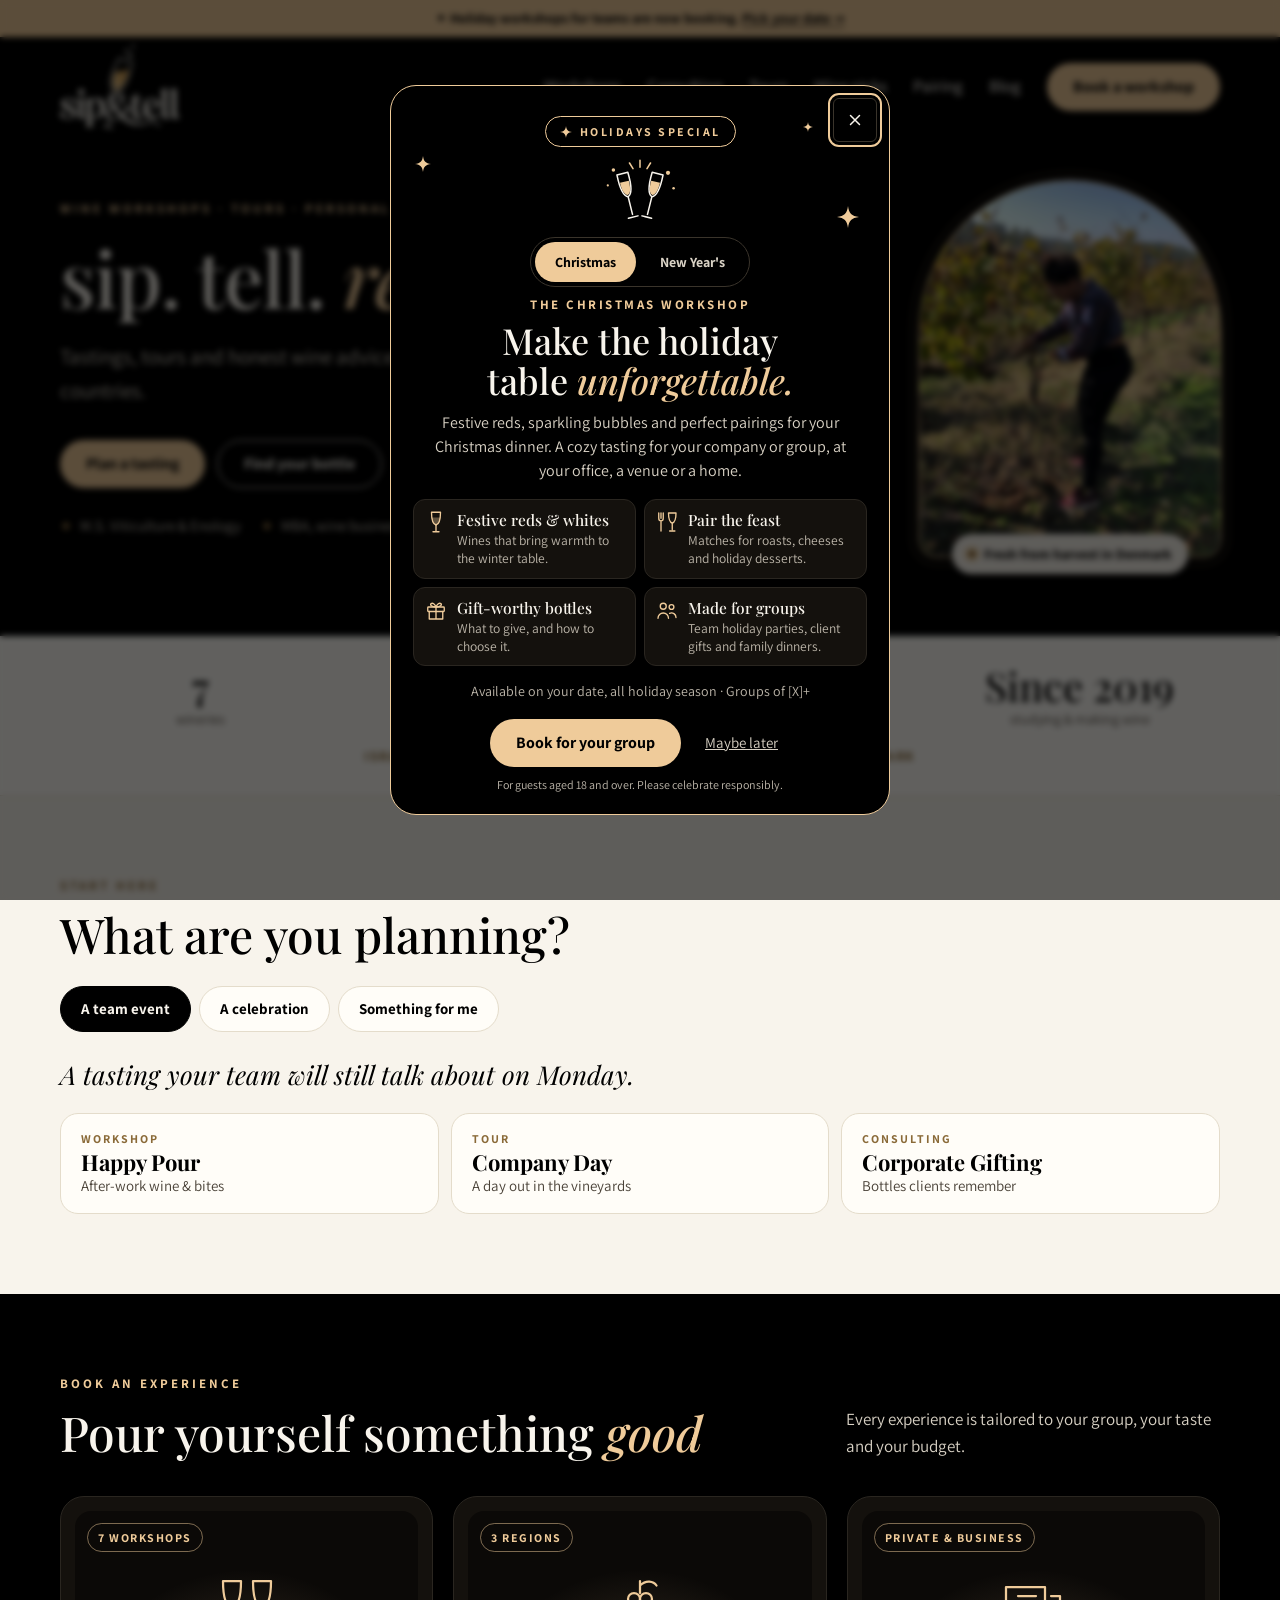
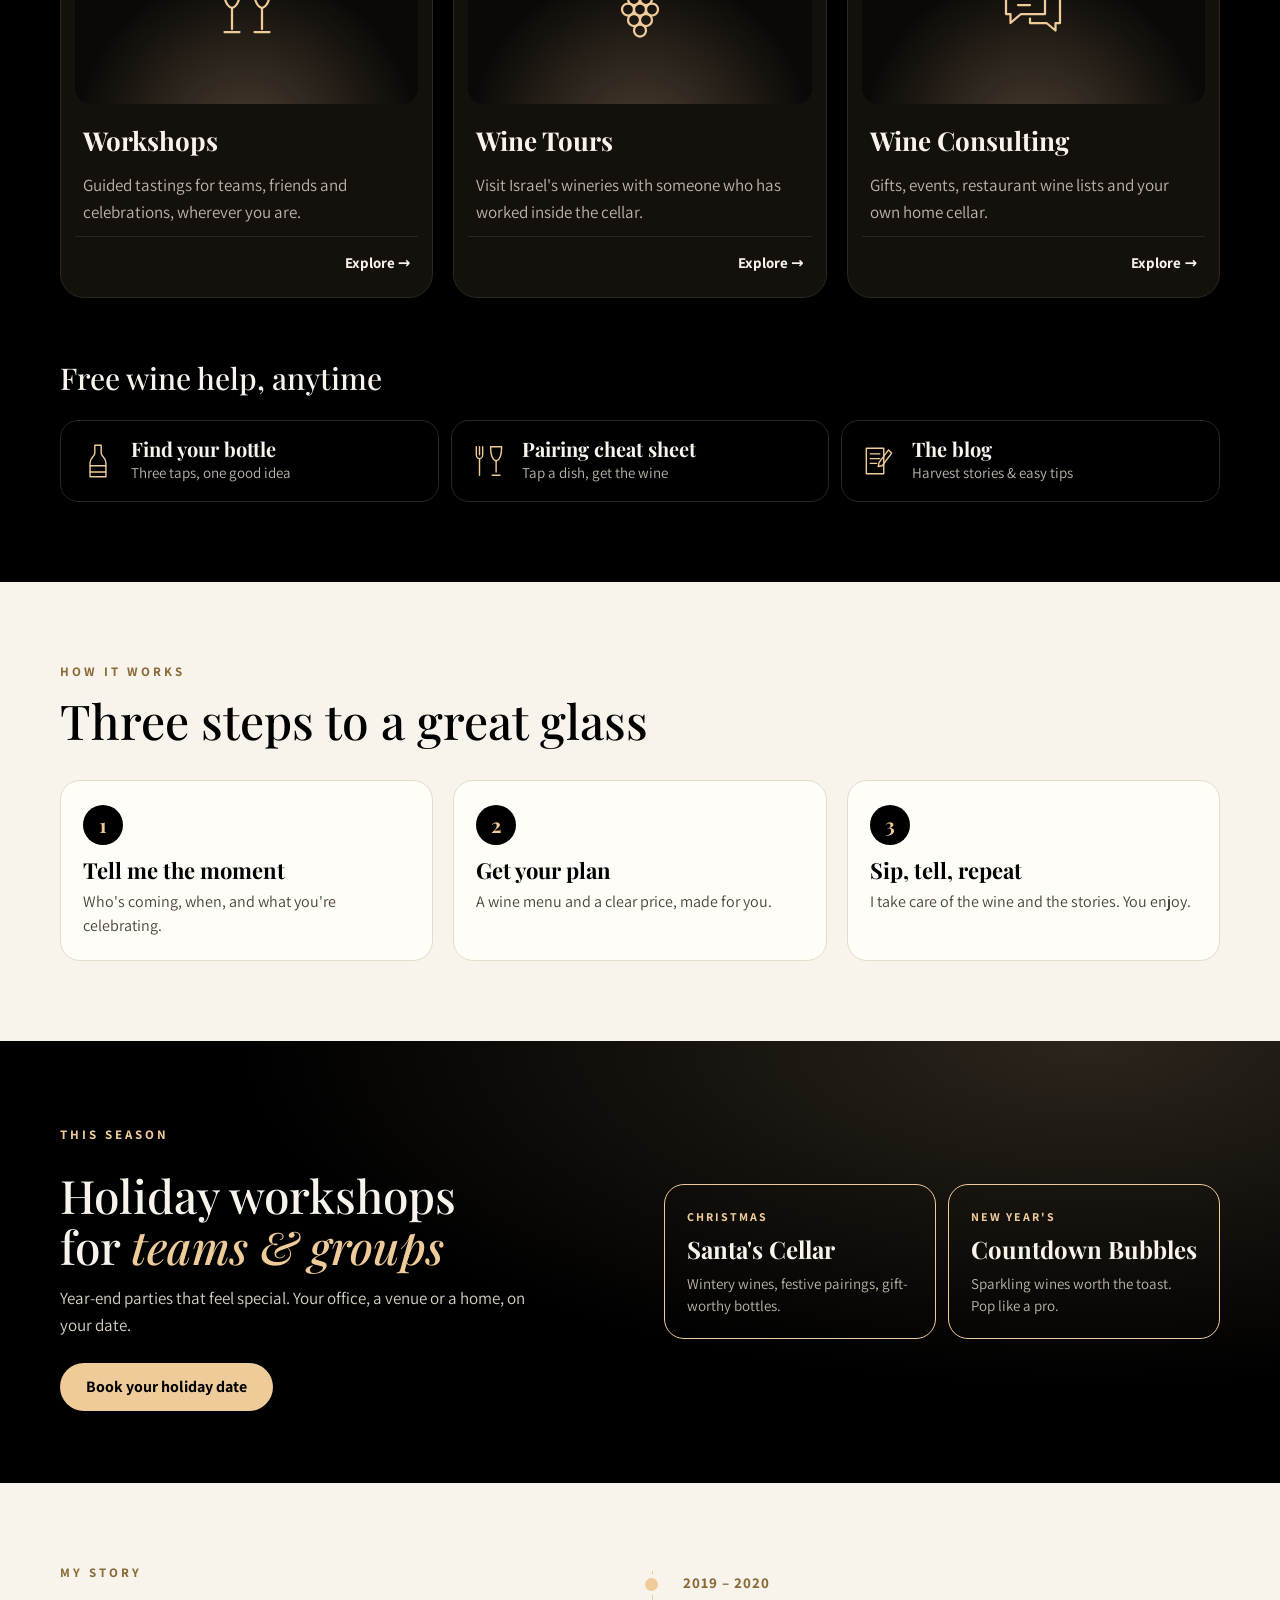
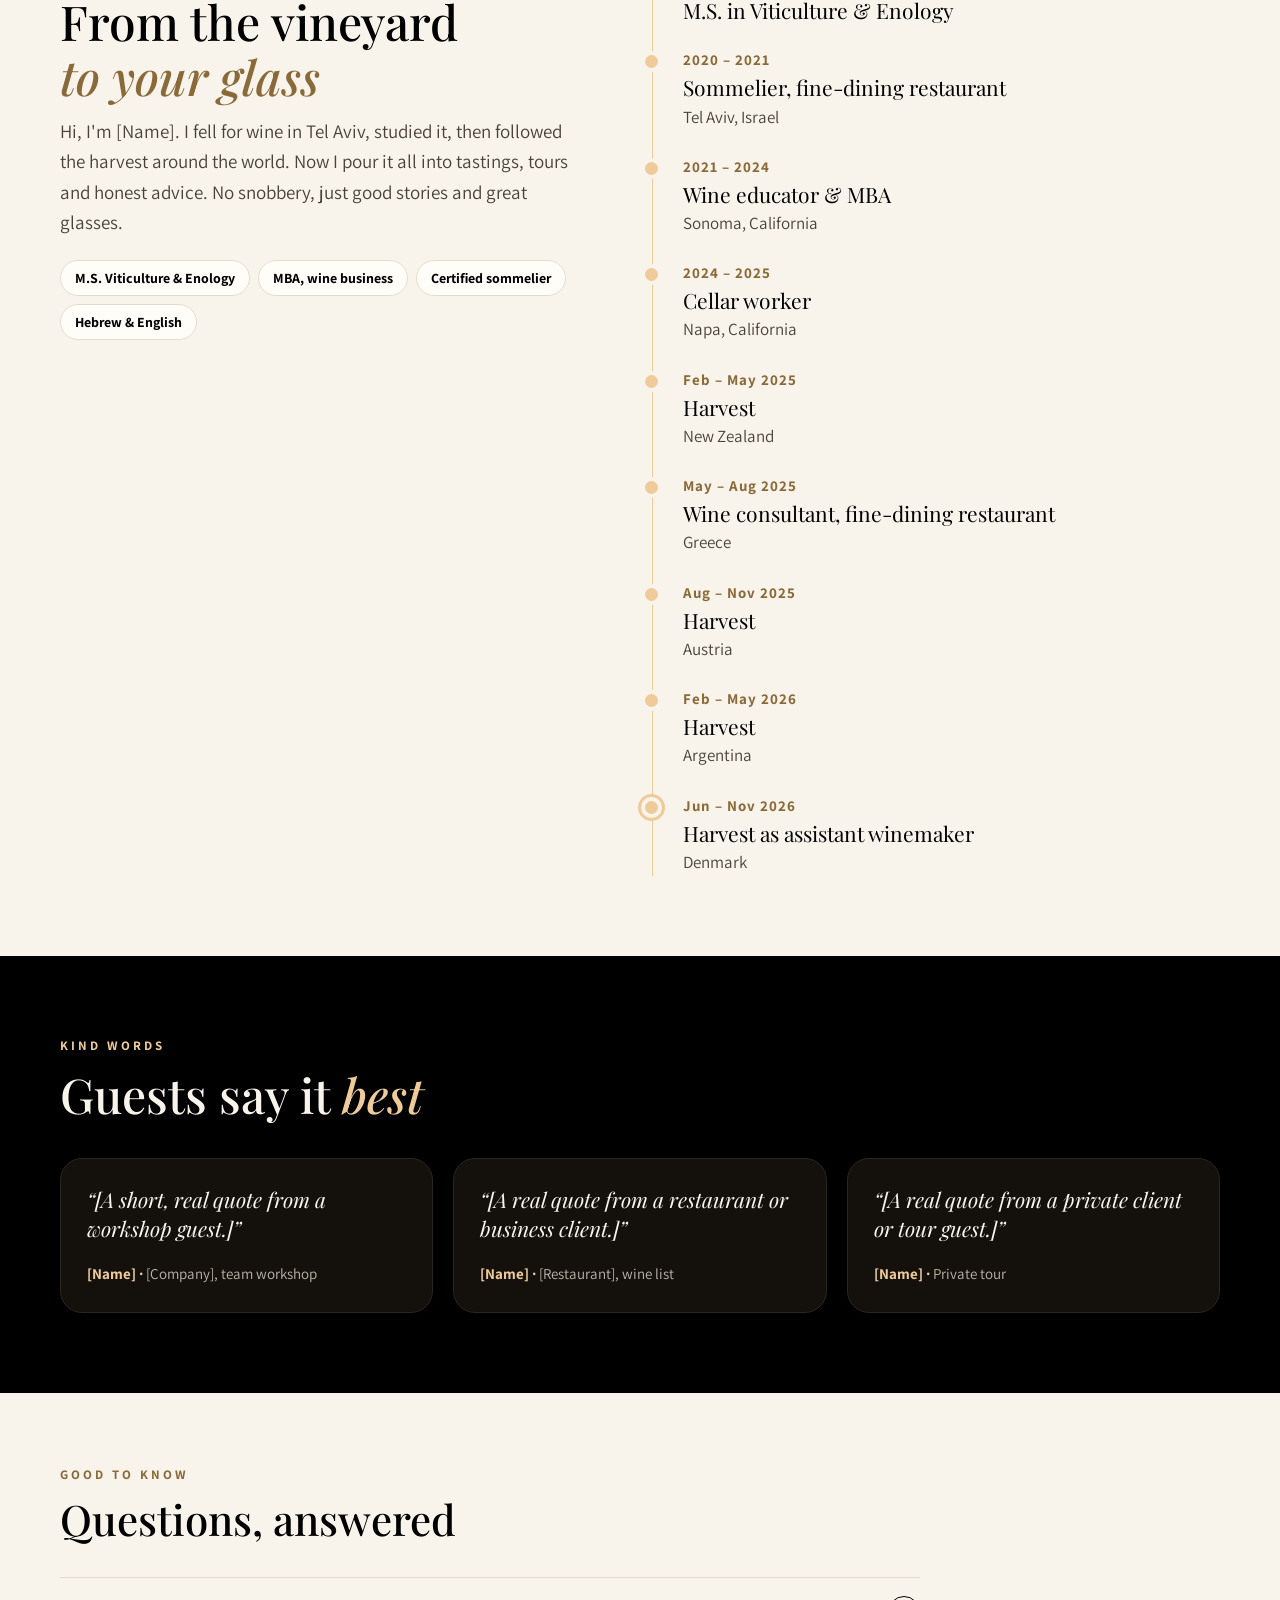
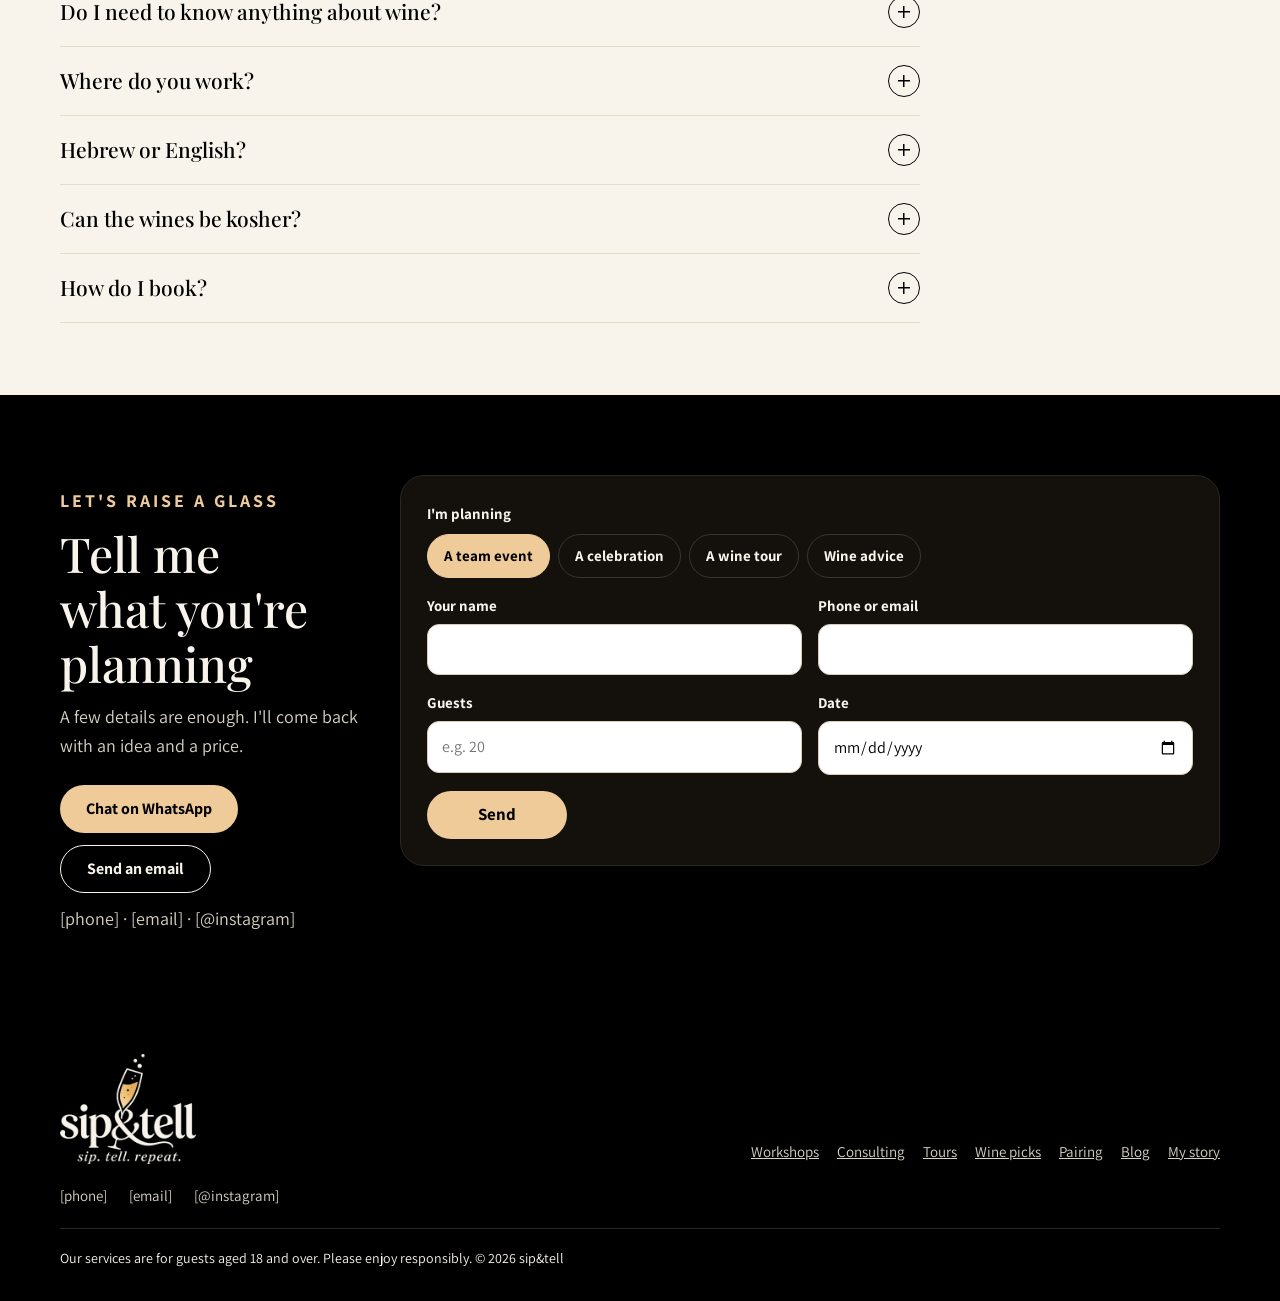
<file: index.html>
<!doctype html>
<html lang="en">
<head>
<meta charset="utf-8">
<meta name="viewport" content="width=device-width, initial-scale=1, viewport-fit=cover">
<meta name="description" content="sip&amp;tell: wine workshops, tours and personal wine advice.">
<title>sip&amp;tell</title>
<link rel="preconnect" href="https://fonts.googleapis.com">
<link rel="stylesheet" href="https://fonts.googleapis.com/css2?family=Playfair+Display:ital,wght@0,500;0,700;1,500&family=Assistant:wght@400;500;700&display=swap">
<style>
/* Layout: alternating black and cream bands from the brand book, one centered 1200px column, mobile-first */
:root{
  --black:#000000; --cream:#F8F4EC; --gold:#EFCB9A; --gold-ink:#8A6A38;
  --card:#FFFDF8; --line:#E4DCCB; --muted:#4A4238; --muted-dark:#BDB6AA; --soft:#D9D2C5; --photo:#14110D;
  --display:'Playfair Display', Georgia, 'Times New Roman', serif;
  --text:Assistant, 'Segoe UI', system-ui, -apple-system, sans-serif;
  color-scheme: light;
}
*{box-sizing:border-box}
html{scroll-behavior:smooth}
@media (prefers-reduced-motion: reduce){html{scroll-behavior:auto}}
[hidden]{display:none!important}
html{padding-top:env(safe-area-inset-top,0px);padding-bottom:env(safe-area-inset-bottom,0px)}
img{max-width:100%}
body{margin:0;background:var(--cream);color:var(--black);font-family:var(--text);font-size:17px;line-height:1.6}
body::before{content:"";position:fixed;inset:0 0 auto;height:env(safe-area-inset-top,0px);z-index:10;background:var(--black)}
a{color:inherit}
a:focus-visible,button:focus-visible{outline:2px solid var(--gold);outline-offset:3px;border-radius:6px}
h1,h2,h3{font-family:var(--display);text-wrap:balance;margin:0}
p{margin:0}
.wrap{max-width:1200px;margin:0 auto;padding-left:max(20px, env(safe-area-inset-left,0px));padding-right:max(20px, env(safe-area-inset-right,0px))}
.dark{background:var(--black);color:var(--cream)}
.eyebrow{font-size:13px;font-weight:700;letter-spacing:3px;text-transform:uppercase}
.btn{display:inline-flex;align-items:center;justify-content:center;min-height:48px;border-radius:999px;padding:0 26px;font-weight:700;font-size:16px;text-decoration:none;white-space:nowrap;transition:transform .15s ease, background .15s ease}
.btn:hover{transform:translateY(-1px)}
.btn-gold{background:var(--gold);color:var(--black)}
.btn-ghost-light{border:1.5px solid var(--cream);color:var(--cream)}
.btn-dark{background:var(--black);color:var(--cream)}
.btn-ghost-dark{border:1.5px solid var(--black);color:var(--black)}

/* Logo: wordmark with a champagne flute standing on the ampersand */
.logo{display:inline-block;padding-top:.8em;color:var(--cream);text-decoration:none;font-family:var(--display);font-weight:700;line-height:1;letter-spacing:-.5px;white-space:nowrap}
.logo .amp{position:relative;display:inline-block}
.logo svg{position:absolute;left:50%;bottom:.6em;width:.42em;height:1.16em;transform:translateX(-45%) rotate(14deg);transform-origin:bottom center;overflow:visible}

/* Header */
header{position:sticky;top:env(safe-area-inset-top,0px);z-index:20;background:var(--black);color:var(--cream)}
.bar{display:flex;align-items:center;justify-content:space-between;gap:16px;padding-block:12px}
.bar .logo{font-size:30px}
.nav{display:flex;align-items:center;gap:26px}
.nav-links{display:flex;gap:26px;font-weight:500}
.nav-links a{text-decoration:none;color:var(--cream)}
.nav-links a:hover{color:var(--gold)}
.menu-btn{display:none;background:none;border:1.5px solid var(--cream);color:var(--cream);width:48px;height:48px;border-radius:50%;cursor:pointer;align-items:center;justify-content:center}
@media (max-width: 1000px){
  .nav-links{display:none}
  .menu-btn{display:inline-flex}
  .nav .btn{padding:0 18px;font-size:15px}
  .nav{gap:10px}
}
.mobile-menu{border-top:1px solid #2A2620}
.mobile-menu ul{list-style:none;margin:0;padding-block:8px 18px;display:flex;flex-direction:column}
.mobile-menu a{display:block;padding:12px 0;font-family:var(--display);font-size:22px;text-decoration:none;color:var(--cream)}

/* Hero */
.hero{display:flex;flex-wrap:wrap;align-items:center;gap:48px;padding-block:44px 80px}
.hero-copy{flex:999 1 460px;min-width:0;container-type:inline-size}
.hero h1{font-weight:500;font-size:clamp(30px, 10.5cqi, 78px);line-height:1.06;letter-spacing:-1px;margin-top:16px}
.hero h1 em{color:var(--gold)}
.hero .lead{margin-top:22px;font-size:clamp(18px, 2.2vw, 21px);color:var(--soft);max-width:34em}
.actions{display:flex;flex-wrap:wrap;gap:12px;margin-top:32px}
.hero-art{flex:1 1 300px;display:flex;justify-content:center}
.photo{width:100%;max-width:420px;aspect-ratio:4/5;border-radius:220px 220px 24px 24px;border:1.5px dashed var(--gold);background:var(--photo);display:flex;align-items:center;justify-content:center;text-align:center;padding:32px;color:var(--gold)}
.photo.has-img{padding:0;border:none;overflow:hidden;box-shadow:0 0 0 1.5px var(--gold), 0 0 0 9px var(--black), 0 0 0 10px rgba(239,203,154,.35)}
.photo.has-img img{width:100%;height:100%;max-width:100%;object-fit:cover;object-position:50% 45%;display:block}

/* Tagline strip */
.strip{border-bottom:1px solid var(--line)}
.strip .wrap{display:flex;flex-wrap:wrap;align-items:center;justify-content:center;gap:8px 18px;padding-block:24px;font-family:var(--display);font-style:italic;font-size:clamp(19px, 2.4vw, 24px)}
.strip a{text-decoration:none}
.strip a:hover{color:var(--gold-ink)}
.spark{width:13px;height:13px;flex:none}

/* Sections */
.section{padding-block:80px}
.section h2{font-weight:500;font-size:clamp(32px, 4.5vw, 48px);line-height:1.15;margin-top:10px}
.section .intro{margin-top:12px;font-size:19px;max-width:36em}

/* Services */
.cards{display:grid;grid-template-columns:repeat(auto-fit, minmax(270px, 1fr));gap:20px;margin-top:40px}
.card{display:flex;flex-direction:column;gap:12px;text-decoration:none;color:var(--black);background:var(--card);border:1px solid var(--line);border-radius:20px;padding:28px;transition:border-color .15s ease, transform .15s ease}
.card:hover{border-color:var(--black);transform:translateY(-2px)}
.card h3{font-weight:700;font-size:24px}
.card p{color:var(--muted)}
.card .more{margin-top:auto;font-weight:700;font-size:15px}
.card svg{width:40px;height:40px}

/* Timeline */
.story{max-width:820px}
.timeline{list-style:none;margin:48px 0 0;padding:0 0 0 30px;border-left:1.5px solid var(--gold);display:flex;flex-direction:column;gap:32px}
.timeline li{position:relative}
.timeline li::before{content:"";position:absolute;left:-38px;top:7px;width:13px;height:13px;border-radius:50%;background:var(--gold);box-shadow:0 0 0 4px var(--black)}
.timeline .when{color:var(--gold);font-weight:700;font-size:15px;letter-spacing:1px;font-variant-numeric:tabular-nums}
.timeline .what{font-family:var(--display);font-size:23px;line-height:1.3;margin-top:2px}
.timeline .where{color:var(--muted-dark);margin-top:2px}
.timeline li.now::before{box-shadow:0 0 0 4px var(--black), 0 0 0 7px var(--gold)}

/* Contact */
.contact{text-align:center}
.contact .intro{margin-inline:auto}
.contact .actions{justify-content:center}
.details{margin-top:22px;color:var(--muted);user-select:all}

/* Footer */
footer{color:var(--soft)}
.foot{display:flex;flex-wrap:wrap;align-items:flex-end;justify-content:space-between;gap:20px;padding-block:40px 32px}
.foot .logo{font-size:26px}
.foot nav{display:flex;flex-wrap:wrap;gap:18px;font-size:15px}
.foot nav a{color:var(--soft)}
.legal{flex-basis:100%;border-top:1px solid #2A2620;padding-top:18px;font-size:14px}

/* New Year pop-up */
.ny{border:none;padding:0;background:transparent;color:var(--cream);width:min(92vw, 500px);max-height:94dvh;overflow:visible}
.ny::backdrop{background:rgba(0,0,0,.62);backdrop-filter:blur(3px)}
.ny[open] .ny-card{animation:ny-pop .45s cubic-bezier(.2,.9,.3,1.2)}
@keyframes ny-pop{from{opacity:0;transform:translateY(16px) scale(.96)}to{opacity:1;transform:none}}
@media (prefers-reduced-motion: reduce){.ny[open] .ny-card{animation:none}}
.ny-card{position:relative;overflow-y:auto;overflow-x:hidden;max-height:94dvh;scrollbar-width:none;overscroll-behavior:contain;background:var(--black);border:1.5px solid var(--gold);border-radius:26px;padding:30px 22px 20px;text-align:center}
.ny-card::-webkit-scrollbar{display:none}
.ny-year{position:absolute;left:50%;top:-10px;transform:translateX(-50%);font-family:var(--display);font-style:italic;font-size:120px;line-height:1;color:var(--gold);opacity:.1;pointer-events:none;letter-spacing:-4px}
.ny-close{position:absolute;top:12px;right:12px;width:44px;height:44px;border-radius:50%;border:1px solid #3A342B;background:transparent;color:var(--cream);cursor:pointer;display:inline-flex;align-items:center;justify-content:center}
.ny-close:hover{border-color:var(--gold);color:var(--gold)}
.ny-badge{display:inline-flex;align-items:center;gap:8px;border:1px solid var(--gold);color:var(--gold);border-radius:999px;padding:5px 14px;font-size:12px;font-weight:700;letter-spacing:2.5px;text-transform:uppercase}
.ny-art{display:block;margin:10px auto 0;width:84px;height:68px}
.ny h2{font-weight:500;font-size:clamp(26px, 6.5vw, 36px);line-height:1.12;margin-top:4px}
.ny h2 em{color:var(--gold)}
.ny-text{margin:10px auto 0;max-width:26em;font-size:16px;line-height:1.5;color:var(--soft)}
.ny-list{list-style:none;margin:16px 0 0;padding:0;display:grid;grid-template-columns:repeat(2, minmax(0, 1fr));gap:8px;text-align:left}
@media (max-width: 440px), (max-height: 760px){.ny-list .d{display:none!important}.ny-list li{align-items:center}}
.ny-list li{display:flex;align-items:flex-start;gap:9px;background:#14110D;border:1px solid #2A2620;border-radius:12px;padding:10px;font-size:13.5px;line-height:1.35;color:var(--muted-dark)}
.ny-list strong{display:block;color:var(--cream);font-family:var(--display);font-weight:500;font-size:15.5px;line-height:1.25}
.ny-list .d{display:block;margin-top:2px}
.ny-kicker{margin-top:4px;color:var(--gold);font-size:13px;font-weight:700;letter-spacing:2.5px;text-transform:uppercase}
.ny-note{margin-top:8px;color:var(--muted-dark);font-size:12px}
.ny-tabs{display:inline-flex;gap:4px;margin:12px auto 4px;padding:4px;border:1px solid #3A342B;border-radius:999px}
.ny-tabs button{min-height:40px;padding:0 20px;border:none;border-radius:999px;background:transparent;color:var(--soft);font:inherit;font-weight:700;font-size:14px;cursor:pointer;transition:background .15s ease,color .15s ease}
.ny-tabs button:hover{color:var(--cream)}
.ny-tabs button[aria-selected="true"]{background:var(--gold);color:var(--black)}
.ny-list svg{width:24px;height:24px;flex:none;color:var(--gold)}
.ny-meta{margin-top:14px;color:var(--muted-dark);font-size:14px}
.ny .actions{justify-content:center;margin-top:16px}
.ny-later{background:none;border:none;color:var(--soft);font:inherit;font-size:15px;text-decoration:underline;cursor:pointer;min-height:44px;padding:0 12px}
.ny-sparkle{position:absolute;color:var(--gold);pointer-events:none}
.ny-chip{position:fixed;z-index:30;right:max(16px, calc(env(safe-area-inset-right,0px) + 12px));bottom:max(16px, calc(env(safe-area-inset-bottom,0px) + 12px));display:inline-flex;align-items:center;gap:8px;min-height:48px;padding:0 18px;border-radius:999px;border:1.5px solid var(--gold);background:var(--black);color:var(--cream);font:inherit;font-weight:700;font-size:15px;cursor:pointer;box-shadow:0 8px 24px rgba(0,0,0,.25)}
.ny-chip svg{width:16px;height:16px;color:var(--gold)}

/* Phone & tablet: keep the page menu visible as a swipeable row under the logo */
@media (max-width: 1000px){
  .bar{flex-wrap:wrap;row-gap:0;gap:10px}
  .bar > .logo{margin-right:auto}
  .nav{display:contents}
  .nav-links{display:flex!important;order:3;flex-basis:100%;min-width:0;overflow-x:auto;scrollbar-width:none;gap:20px;margin-top:10px;padding:10px 24px 0 0;border-top:1px solid #2A2620;font-size:15px;-webkit-mask-image:linear-gradient(90deg,#000 88%,transparent);mask-image:linear-gradient(90deg,#000 88%,transparent)}
  .nav-links::-webkit-scrollbar{display:none}
  .nav-links a{white-space:nowrap;flex:none;padding-block:4px}
  .nav-links a[aria-current]{color:var(--gold)}
}

/* ---- Homepage v2 ---- */
.creds{list-style:none;margin:26px 0 0;padding:0;display:flex;flex-wrap:wrap;gap:8px 20px;color:var(--soft);font-size:15px}
.creds li{display:flex;align-items:center;gap:8px}
.creds svg{width:12px;height:12px}
.photo-wrap{margin:0;position:relative;width:100%;max-width:420px}
.now-badge{position:absolute;left:50%;bottom:-18px;transform:translateX(-50%);display:inline-flex;align-items:center;gap:8px;white-space:nowrap;background:var(--cream);color:var(--black);border-radius:999px;padding:9px 16px;font-size:14px;font-weight:700;box-shadow:0 8px 24px rgba(0,0,0,.35)}
.now-badge .dot{width:8px;height:8px;border-radius:50%;background:#8A6A38;box-shadow:0 0 0 4px rgba(239,203,154,.6)}

.proof{border-bottom:1px solid var(--line);background:var(--card)}
.proof-row{display:grid;grid-template-columns:repeat(4, minmax(0, 1fr));gap:12px;padding-block:28px}
.proof-row div{display:flex;flex-direction:column;align-items:center;text-align:center;gap:2px;min-width:0}
.proof-row b{font-family:var(--display);font-weight:500;font-size:clamp(26px, 4vw, 40px);line-height:1.1}
.proof-row span{font-size:14px;color:var(--muted);line-height:1.3}
.proof-places{grid-column:1 / -1;text-align:center;margin:4px 0 0;font-size:14px;font-weight:700;letter-spacing:1.5px;text-transform:uppercase;color:var(--gold-ink)}
@media (max-width: 640px){.proof-row{grid-template-columns:repeat(2, minmax(0, 1fr));row-gap:22px}}

.aud-tabs{display:flex;flex-wrap:wrap;gap:8px;margin-top:24px}
.aud-tabs button{min-height:46px;padding:0 20px;border-radius:999px;border:1.5px solid var(--line);background:var(--card);font:inherit;font-weight:700;font-size:15px;color:var(--black);cursor:pointer}
.aud-tabs button:hover{border-color:var(--black)}
.aud-tabs button[aria-selected="true"]{background:var(--black);color:var(--cream);border-color:var(--black)}
.aud-line{margin-top:22px;font-family:var(--display);font-style:italic;font-size:clamp(20px, 2.6vw, 26px)}
.aud-picks{display:grid;grid-template-columns:repeat(auto-fit, minmax(220px, 1fr));gap:12px;margin-top:18px}
.aud-picks a{display:flex;flex-direction:column;gap:2px;padding:18px 20px;border-radius:18px;background:var(--card);border:1px solid var(--line);text-decoration:none;font-family:var(--display);font-size:22px;font-weight:700;line-height:1.2;transition:border-color .15s ease, transform .15s ease;min-width:0}
.aud-picks a:hover{border-color:var(--black);transform:translateY(-2px)}
.aud-picks small{font-family:var(--text);font-size:12px;font-weight:700;letter-spacing:2px;text-transform:uppercase;color:var(--gold-ink)}
.aud-picks span{font-family:var(--text);font-size:15px;font-weight:400;color:var(--muted)}

.sec-head{display:flex;flex-wrap:wrap;justify-content:space-between;align-items:flex-end;gap:12px 32px}
.sec-note{color:var(--soft);max-width:22em}
.exp{display:grid;grid-template-columns:repeat(auto-fit, minmax(280px, 1fr));gap:20px;margin-top:36px}
.exp-card{display:flex;flex-direction:column;gap:10px;padding:14px 14px 22px;border-radius:24px;background:#14110D;border:1px solid #2A2620;color:var(--cream);text-decoration:none;transition:border-color .15s ease, transform .15s ease;min-width:0}
.exp-card:hover{border-color:var(--gold);transform:translateY(-3px)}
.exp-art{position:relative;display:flex;align-items:center;justify-content:center;aspect-ratio:16/9;border-radius:16px;background:radial-gradient(circle at 50% 120%, rgba(239,203,154,.28), transparent 60%), #0B0907;color:var(--gold)}
.exp-art svg{width:72px;height:72px}
.exp-art em{position:absolute;top:12px;left:12px;font-style:normal;font-size:12px;font-weight:700;letter-spacing:1.5px;text-transform:uppercase;border:1px solid rgba(239,203,154,.5);border-radius:999px;padding:4px 10px}
.exp-card h3{font-weight:700;font-size:26px;padding-inline:8px;margin-top:6px}
.exp-card p{color:var(--muted-dark);padding-inline:8px}
.exp-foot{display:flex;justify-content:flex-end;align-items:baseline;gap:10px;margin-top:auto;padding:14px 8px 0;border-top:1px solid #2A2620;color:var(--muted-dark);font-size:14px}
.exp-foot b{font-family:var(--display);font-size:20px;color:var(--gold)}
.exp-foot .go{font-weight:700;color:var(--cream);font-size:15px}
.free-title{margin-top:56px;font-weight:500;font-size:clamp(24px, 3vw, 30px)}
.free{display:grid;grid-template-columns:repeat(auto-fit, minmax(240px, 1fr));gap:12px;margin-top:18px}
.free a{display:flex;align-items:center;gap:14px;padding:16px 18px;border-radius:18px;border:1px solid #2A2620;color:var(--cream);text-decoration:none;font-size:15px;color:var(--muted-dark);min-width:0}
.free a:hover{border-color:var(--gold)}
.free svg{width:38px;height:38px;flex:none;color:var(--gold)}
.free strong{display:block;font-family:var(--display);font-size:20px;color:var(--cream);line-height:1.2}

.season{background:radial-gradient(ellipse at 85% 0%, rgba(239,203,154,.18), transparent 55%), var(--black)}
.season-row{display:flex;flex-wrap:wrap;gap:32px 48px;align-items:center;padding-block:72px}
.season-copy{flex:1 1 340px;min-width:0}
.season-copy h2{font-weight:500;font-size:clamp(32px, 4.5vw, 46px);line-height:1.12;margin-top:10px}
.season-copy h2 em{color:var(--gold)}
.season-copy p{margin:12px 0 24px;color:var(--soft);max-width:28em}
.season-cards{flex:1 1 340px;display:grid;grid-template-columns:repeat(auto-fit, minmax(200px, 1fr));gap:12px;min-width:0}
.season-cards a{display:flex;flex-direction:column;gap:4px;padding:22px;border-radius:20px;border:1px solid var(--gold);text-decoration:none;color:var(--cream)}
.season-cards a:hover{background:#14110D}
.season-cards small{font-size:12px;font-weight:700;letter-spacing:2px;text-transform:uppercase;color:var(--gold)}
.season-cards strong{font-family:var(--display);font-size:24px}
.season-cards span{color:var(--muted-dark);font-size:15px;line-height:1.45}

.about{display:flex;flex-wrap:wrap;gap:40px 64px;align-items:flex-start}
.about-copy{flex:1 1 340px;min-width:0}
@media (min-width: 900px){.about-copy{position:sticky;top:120px}}
.about-copy h2 em{color:var(--gold-ink)}
.chips-row{list-style:none;margin:22px 0 0;padding:0;display:flex;flex-wrap:wrap;gap:8px}
.chips-row li{border:1px solid var(--line);background:var(--card);border-radius:999px;padding:6px 14px;font-size:14px;font-weight:700}
.about .timeline{flex:1 1 380px;min-width:0;margin-top:8px;gap:24px}
.about .timeline li::before{box-shadow:0 0 0 4px var(--cream)}
.about .timeline li.now::before{box-shadow:0 0 0 4px var(--cream), 0 0 0 7px var(--gold)}
.about .timeline .when{color:var(--gold-ink)}
.about .timeline .what{font-size:21px}
.about .timeline .where{color:var(--muted)}

.quotes{display:grid;grid-template-columns:repeat(auto-fit, minmax(260px, 1fr));gap:20px;margin-top:36px}
.quotes figure{margin:0;padding:26px;border-radius:22px;background:#14110D;border:1px solid #2A2620;display:flex;flex-direction:column;gap:18px}
.quotes blockquote{margin:0;font-family:var(--display);font-style:italic;font-size:21px;line-height:1.4}
.quotes figcaption{margin-top:auto;font-weight:700;font-size:15px;color:var(--gold)}
.quotes figcaption span{color:var(--muted-dark);font-weight:400}

.reach-home{display:flex;flex-wrap:wrap;gap:40px;align-items:flex-start}
.reach-home .reach-copy{flex:1 1 300px;min-width:0}
.reach-home .reach-copy p{margin-top:12px;color:var(--soft);font-size:18px}
.reach-home .details{color:var(--muted-dark);margin-top:18px}
.reach-home .actions{margin-top:24px}
form.quote{flex:999 1 420px;min-width:0;background:#14110D;border:1px solid #2A2620;border-radius:24px;padding:26px;display:grid;grid-template-columns:repeat(2, minmax(0, 1fr));gap:16px;color:var(--cream)}
@media (max-width: 560px){form.quote{grid-template-columns:1fr}}
form.quote .field{display:flex;flex-direction:column;gap:6px;min-width:0}
form.quote .full{grid-column:1 / -1}
form.quote label,form.quote legend{font-weight:700;font-size:15px}
form.quote input[type=text],form.quote input[type=number],form.quote input[type=date]{font:inherit;font-size:16px;color:var(--black);background:#FFFFFF;border:1px solid #D6CCB8;border-radius:12px;padding:12px 14px;min-height:48px;width:100%}
form.quote .btn{grid-column:1 / -1;justify-self:start;border:none;cursor:pointer;font:inherit;font-weight:700;min-width:140px}
form.quote .sent{grid-column:1 / -1;font-size:15px;background:#2A2216;color:var(--cream);border-radius:12px;padding:12px 14px}
.pick{border:none;margin:0;padding:0;display:flex;flex-direction:row!important;flex-wrap:wrap;gap:8px!important}
.pick legend{padding:0;margin-bottom:8px;width:100%}
.pick label{position:relative;cursor:pointer;font-weight:500}
.pick input{position:absolute;opacity:0;width:1px;height:1px}
.pick span{display:inline-flex;align-items:center;min-height:44px;padding:0 16px;border-radius:999px;border:1.5px solid #3A342B;font-size:15px}
.pick input:checked + span{background:var(--gold);color:var(--black);border-color:var(--gold)}
.pick input:focus-visible + span{outline:2px solid var(--gold);outline-offset:3px}
.highlight{animation:glow 1.4s ease}
@keyframes glow{0%{box-shadow:0 0 0 0 rgba(239,203,154,0)}30%{box-shadow:0 0 0 6px rgba(239,203,154,.8)}100%{box-shadow:0 0 0 0 rgba(239,203,154,0)}}
</style>
<link rel="icon" type="image/png" href="favicon.png">
<link rel="apple-touch-icon" href="apple-touch-icon.png">
<link rel="stylesheet" href="extras.css">
</head>
<body>

<svg width="0" height="0" style="position:absolute" aria-hidden="true">
  <defs>
    <symbol id="flute" viewBox="-6 -24 52 144">
      <path d="M11.5 22H28.5C29 38 26 50 20 53C14 50 11 38 11.5 22Z" fill="#EFCB9A"/>
      <path d="M10 4H30C31 30 28 52 20 56C12 52 9 30 10 4Z" fill="none" stroke="currentColor" stroke-width="3" stroke-linejoin="round"/>
      <path d="M20 56V108M11 113Q20 107 29 113" fill="none" stroke="currentColor" stroke-width="3" stroke-linecap="round"/>
      <g fill="currentColor"><circle cx="25" cy="-6" r="3"/><circle cx="31" cy="-16" r="2.2"/><circle cx="21" cy="-20" r="1.6"/></g>
    </symbol>
    <symbol id="spark" viewBox="0 0 24 24"><path d="M12 0C13 8 16 11 24 12C16 13 13 16 12 24C11 16 8 13 0 12C8 11 11 8 12 0Z" fill="#B08A4E"/></symbol>
  </defs>
</svg>

<div class="announce"><a href="workshops/#holiday">✦ Holiday workshops for teams are now booking. <span>Pick your date →</span></a></div>

<header>
  <div class="wrap bar">
    <a class="logo logo-img" href="#top" aria-label="sip&amp;tell, back to top"><img src="img/logo-light.png" alt="sip&amp;tell" width="242" height="170"></a>
    <nav class="nav" aria-label="Main">
      <div class="nav-links">
        <a href="workshops/">Workshops</a>
        <a href="consulting/">Consulting</a>
        <a href="tours/">Tours</a>
        <a href="wine-picks/">Wine picks</a>
        <a href="pairing/">Pairing</a>
        <a href="blog/">Blog</a>
      </div>
      <a class="btn btn-gold" href="workshops/">Book a workshop</a>
      <button class="menu-btn" id="menu-btn" type="button" aria-label="Open menu" aria-expanded="false" aria-controls="mobile-menu">
        <svg width="20" height="20" viewBox="0 0 24 24" fill="none" stroke="currentColor" stroke-width="2" stroke-linecap="round" aria-hidden="true"><path d="M4 7h16M4 12h16M4 17h16"/></svg>
      </button>
    </nav>
  </div>
  <div class="mobile-menu" id="mobile-menu" hidden>
    <ul class="wrap">
      <li><a href="workshops/">Workshops</a></li>
      <li><a href="consulting/">Consulting</a></li>
      <li><a href="tours/">Tours</a></li>
      <li><a href="wine-picks/">Wine picks</a></li>
      <li><a href="pairing/">Pairing</a></li>
      <li><a href="blog/">Blog</a></li>
      <li><a href="#story">My story</a></li>
      <li><a href="#contact">Contact</a></li>
    </ul>
  </div>
</header>

<main>
<section id="top" class="dark">
  <div class="wrap hero">
    <div class="hero-copy">
      <p class="eyebrow" style="color:var(--gold)">Wine workshops · Tours · Personal advice</p>
      <h1 style="white-space:nowrap">sip. tell. <em>repeat.</em></h1>
      <p class="lead">Tastings, tours and honest wine advice from a winemaker with 7 harvests in 7 countries.</p>
      <div class="actions">
        <a class="btn btn-gold" href="workshops/">Plan a tasting</a>
        <a class="btn btn-ghost-light" href="wine-picks/">Find your bottle</a>
      </div>
      <ul class="creds" aria-label="Credentials">
        <li><svg aria-hidden="true"><use href="#spark"/></svg>M.S. Viticulture &amp; Enology</li>
        <li><svg aria-hidden="true"><use href="#spark"/></svg>MBA, wine business</li>
        <li><svg aria-hidden="true"><use href="#spark"/></svg>Certified sommelier</li>
      </ul>
    </div>
    <div class="hero-art">
      <figure class="photo-wrap">
        <div class="photo has-img"><img src="hero.jpg" alt="Working the vines in an autumn vineyard" width="900" height="1200"></div>
        <figcaption class="now-badge"><span class="dot" aria-hidden="true"></span>Fresh from harvest in Denmark</figcaption>
      </figure>
    </div>
  </div>
</section>

<section class="proof" aria-label="Experience in numbers">
  <div class="wrap proof-row">
    <div><b>7</b><span>wineries</span></div>
    <div><b>7</b><span>countries</span></div>
    <div><b>7</b><span>harvests</span></div>
    <div><b>Since 2019</b><span>studying &amp; making wine</span></div>
    <p class="proof-places">Israel · USA · Greece · New Zealand · Austria · Argentina · Denmark</p>
  </div>
</section>

<!-- Audience picker -->
<section id="planning" class="wrap section">
  <p class="eyebrow" style="color:var(--gold-ink)">Start here</p>
  <h2>What are you planning?</h2>
  <div class="aud-tabs" role="tablist" aria-label="Choose what you're planning">
    <button type="button" role="tab" id="t-team" aria-selected="true" aria-controls="p-team">A team event</button>
    <button type="button" role="tab" id="t-party" aria-selected="false" aria-controls="p-party" tabindex="-1">A celebration</button>
    <button type="button" role="tab" id="t-me" aria-selected="false" aria-controls="p-me" tabindex="-1">Something for me</button>
  </div>

  <div class="aud" id="p-team" role="tabpanel" aria-labelledby="t-team">
    <p class="aud-line">A tasting your team will still talk about on Monday.</p>
    <div class="aud-picks">
      <a href="workshops/#journeys"><small>Workshop</small>Happy Pour<span>After-work wine &amp; bites</span></a>
      <a href="tours/#styles"><small>Tour</small>Company Day<span>A day out in the vineyards</span></a>
      <a href="consulting/#business"><small>Consulting</small>Corporate Gifting<span>Bottles clients remember</span></a>
    </div>
  </div>
  <div class="aud" id="p-party" role="tabpanel" aria-labelledby="t-party" hidden>
    <p class="aud-line">Birthdays, anniversaries and big dinners, poured to perfection.</p>
    <div class="aud-picks">
      <a href="workshops/#journeys"><small>Workshop</small>Wine Passport<span>Pick a country, taste the trip</span></a>
      <a href="pairing/#services"><small>Pairing</small>Pairing Dinner<span>I pour, you host</span></a>
      <a href="tours/#styles"><small>Tour</small>Group Day Out<span>Friends, wineries, one great day</span></a>
    </div>
  </div>
  <div class="aud" id="p-me" role="tabpanel" aria-labelledby="t-me" hidden>
    <p class="aud-line">The right bottle, a smarter cellar, a perfect day in the vineyards.</p>
    <div class="aud-picks">
      <a href="wine-picks/#picks"><small>Wine picks</small>Tonight's Bottle<span>One perfect pick, fast</span></a>
      <a href="consulting/#private"><small>Consulting</small>Home Cellar<span>Build a cellar you'll love</span></a>
      <a href="tours/#styles"><small>Tour</small>Private Tour<span>Just you and the winemakers</span></a>
    </div>
  </div>
</section>

<!-- Experiences -->
<section id="services" class="dark">
  <div class="wrap section">
    <div class="sec-head">
      <div>
        <p class="eyebrow" style="color:var(--gold)">Book an experience</p>
        <h2>Pour yourself something <em style="color:var(--gold)">good</em></h2>
      </div>
      <p class="sec-note">Every experience is tailored to your group, your taste and your budget.</p>
    </div>
    <div class="exp">
      <a class="exp-card" href="workshops/">
        <span class="exp-art"><svg viewBox="0 0 48 48" fill="none" stroke="currentColor" stroke-width="1.5" stroke-linecap="round" stroke-linejoin="round" aria-hidden="true"><path d="M8 6h12c0 12-2 17-6 18c-4-1-6-6-6-18z"/><path d="M14 24v14M9 40h10"/><path d="M28 6h12c0 12-2 17-6 18c-4-1-6-6-6-18z"/><path d="M34 24v14M29 40h10"/></svg><em>7 workshops</em></span>
        <h3>Workshops</h3>
        <p>Guided tastings for teams, friends and celebrations, wherever you are.</p>
        <span class="exp-foot"><span class="go">Explore →</span></span>
      </a>
      <a class="exp-card" href="tours/">
        <span class="exp-art"><svg viewBox="0 0 48 48" fill="none" stroke="currentColor" stroke-width="1.5" stroke-linecap="round" stroke-linejoin="round" aria-hidden="true"><circle cx="20" cy="18" r="4"/><circle cx="28" cy="18" r="4"/><circle cx="24" cy="25" r="4"/><circle cx="16" cy="25" r="4"/><circle cx="32" cy="25" r="4"/><circle cx="20" cy="32" r="4"/><circle cx="28" cy="32" r="4"/><circle cx="24" cy="39" r="4"/><path d="M24 14V6M24 9c4-4 9-3 11 0"/></svg><em>3 regions</em></span>
        <h3>Wine Tours</h3>
        <p>Visit Israel's wineries with someone who has worked inside the cellar.</p>
        <span class="exp-foot"><span class="go">Explore →</span></span>
      </a>
      <a class="exp-card" href="consulting/">
        <span class="exp-art"><svg viewBox="0 0 48 48" fill="none" stroke="currentColor" stroke-width="1.5" stroke-linecap="round" stroke-linejoin="round" aria-hidden="true"><path d="M6 10h26v18H16l-7 6v-6H6z"/><path d="M36 16h6v18h-3v5l-6-5H22v-3"/><path d="M14 16h12M14 22h8"/></svg><em>Private &amp; business</em></span>
        <h3>Wine Consulting</h3>
        <p>Gifts, events, restaurant wine lists and your own home cellar.</p>
        <span class="exp-foot"><span class="go">Explore →</span></span>
      </a>
    </div>

    <h3 class="free-title">Free wine help, anytime</h3>
    <div class="free">
      <a href="wine-picks/#finder"><svg viewBox="0 0 48 48" fill="none" stroke="currentColor" stroke-width="1.8" stroke-linecap="round" stroke-linejoin="round" aria-hidden="true"><path d="M20 4h8v10c0 4 6 6 6 12v18H14V26c0-6 6-8 6-12z"/><path d="M14 30h20M14 38h20"/></svg><span><strong>Find your bottle</strong>Three taps, one good idea</span></a>
      <a href="pairing/#cheat"><svg viewBox="0 0 48 48" fill="none" stroke="currentColor" stroke-width="1.8" stroke-linecap="round" stroke-linejoin="round" aria-hidden="true"><path d="M8 6v10c0 3 2 5 4 5v21M12 6v10M16 6v10c0 3-2 5-4 5"/><path d="M26 6h14c0 12-3 17-7 18c-4-1-7-6-7-18z"/><path d="M33 24v14M28 42h10"/></svg><span><strong>Pairing cheat sheet</strong>Tap a dish, get the wine</span></a>
      <a href="blog/"><svg viewBox="0 0 48 48" fill="none" stroke="currentColor" stroke-width="1.8" stroke-linecap="round" stroke-linejoin="round" aria-hidden="true"><path d="M8 8h22v32H8z"/><path d="M13 15h12M13 21h12M13 27h8"/><path d="M36 10l4 4-12 16-5 1 1-5z"/></svg><span><strong>The blog</strong>Harvest stories &amp; easy tips</span></a>
    </div>
  </div>
</section>

<!-- How it works -->
<section class="wrap section">
  <p class="eyebrow" style="color:var(--gold-ink)">How it works</p>
  <h2>Three steps to a great glass</h2>
  <ol class="steps">
    <li><h3>Tell me the moment</h3><p>Who's coming, when, and what you're celebrating.</p></li>
    <li><h3>Get your plan</h3><p>A wine menu and a clear price, made for you.</p></li>
    <li><h3>Sip, tell, repeat</h3><p>I take care of the wine and the stories. You enjoy.</p></li>
  </ol>
</section>

<!-- Holiday season -->
<section class="dark season">
  <div class="wrap season-row">
    <div class="season-copy">
      <p class="eyebrow" style="color:var(--gold)">This season</p>
      <h2>Holiday workshops for <em>teams &amp; groups</em></h2>
      <p>Year-end parties that feel special. Your office, a venue or a home, on your date.</p>
      <a class="btn btn-gold" href="workshops/#holiday">Book your holiday date</a>
    </div>
    <div class="season-cards">
      <a href="workshops/#holiday"><small>Christmas</small><strong>Santa's Cellar</strong><span>Wintery wines, festive pairings, gift-worthy bottles.</span></a>
      <a href="workshops/#holiday"><small>New Year's</small><strong>Countdown Bubbles</strong><span>Sparkling wines worth the toast. Pop like a pro.</span></a>
    </div>
  </div>
</section>

<!-- About -->
<section id="story" class="wrap section about">
  <div class="about-copy">
    <p class="eyebrow" style="color:var(--gold-ink)">My story</p>
    <h2>From the vineyard <em>to your glass</em></h2>
    <p class="intro" style="color:var(--muted)">Hi, I'm [Name]. I fell for wine in Tel Aviv, studied it, then followed the harvest around the world. Now I pour it all into tastings, tours and honest advice. No snobbery, just good stories and great glasses.</p>
    <ul class="chips-row">
      <li>M.S. Viticulture &amp; Enology</li>
      <li>MBA, wine business</li>
      <li>Certified sommelier</li>
      <li>Hebrew &amp; English</li>
    </ul>
  </div>
  <ol class="timeline">
    <li><p class="when">2019 – 2020</p><p class="what">M.S. in Viticulture &amp; Enology</p></li>
    <li><p class="when">2020 – 2021</p><p class="what">Sommelier, fine-dining restaurant</p><p class="where">Tel Aviv, Israel</p></li>
    <li><p class="when">2021 – 2024</p><p class="what">Wine educator &amp; MBA</p><p class="where">Sonoma, California</p></li>
    <li><p class="when">2024 – 2025</p><p class="what">Cellar worker</p><p class="where">Napa, California</p></li>
    <li><p class="when">Feb – May 2025</p><p class="what">Harvest</p><p class="where">New Zealand</p></li>
    <li><p class="when">May – Aug 2025</p><p class="what">Wine consultant, fine-dining restaurant</p><p class="where">Greece</p></li>
    <li><p class="when">Aug – Nov 2025</p><p class="what">Harvest</p><p class="where">Austria</p></li>
    <li><p class="when">Feb – May 2026</p><p class="what">Harvest</p><p class="where">Argentina</p></li>
    <li class="now"><p class="when">Jun – Nov 2026</p><p class="what">Harvest as assistant winemaker</p><p class="where">Denmark</p></li>
  </ol>
</section>

<!-- Kind words -->
<section class="dark">
  <div class="wrap section">
    <p class="eyebrow" style="color:var(--gold)">Kind words</p>
    <h2>Guests say it <em style="color:var(--gold)">best</em></h2>
    <div class="quotes">
      <figure><blockquote>“[A short, real quote from a workshop guest.]”</blockquote><figcaption>[Name] · <span>[Company], team workshop</span></figcaption></figure>
      <figure><blockquote>“[A real quote from a restaurant or business client.]”</blockquote><figcaption>[Name] · <span>[Restaurant], wine list</span></figcaption></figure>
      <figure><blockquote>“[A real quote from a private client or tour guest.]”</blockquote><figcaption>[Name] · <span>Private tour</span></figcaption></figure>
    </div>
  </div>
</section>

<!-- FAQ -->
<section class="wrap faq" aria-labelledby="faq-h">
  <p class="eyebrow" style="color:var(--gold-ink)">Good to know</p>
  <h2 id="faq-h">Questions, answered</h2>
  <div class="faq-list">
    <details><summary>Do I need to know anything about wine?</summary><p>Not at all. Every experience starts from zero and stays fun. Wine lovers will still learn something new.</p></details>
    <details><summary>Where do you work?</summary><p>Workshops come to your office, a venue or a home in [area]. Tours visit wineries across Israel.</p></details>
    <details><summary>Hebrew or English?</summary><p>Both. Every workshop, tour and consultation can be in Hebrew or English.</p></details>
    <details><summary>Can the wines be kosher?</summary><p>Yes. Kosher wine menus are available on request.</p></details>
    <details><summary>How do I book?</summary><p>Send a WhatsApp message or fill in the form below. You'll get a tailored plan and a clear price.</p></details>
  </div>
</section>

<!-- Contact -->
<section id="contact" class="dark">
  <div class="wrap section reach-home">
    <div class="reach-copy">
      <p class="eyebrow" style="color:var(--gold)">Let's raise a glass</p>
      <h2>Tell me what you're planning</h2>
      <p>A few details are enough. I'll come back with an idea and a price.</p>
      <div class="actions">
        <a class="btn btn-gold" href="#contact">Chat on WhatsApp</a>
        <a class="btn btn-ghost-light" href="#contact">Send an email</a>
      </div>
      <p class="details">[phone] · [email] · [@instagram]</p>
    </div>
    <form class="quote" novalidate data-draft="Thanks! (Draft site: this form is not connected yet, so nothing was sent.)" data-missing="Please add your name and a phone number or email so I can get back to you.">
      <fieldset class="field full pick">
        <legend>I'm planning</legend>
        <label><input type="radio" name="kind" value="Team event" checked><span>A team event</span></label>
        <label><input type="radio" name="kind" value="Celebration"><span>A celebration</span></label>
        <label><input type="radio" name="kind" value="Tour"><span>A wine tour</span></label>
        <label><input type="radio" name="kind" value="Advice"><span>Wine advice</span></label>
      </fieldset>
      <div class="field">
        <label for="h-name">Your name</label>
        <input id="h-name" name="name" type="text" autocomplete="name" required>
      </div>
      <div class="field">
        <label for="h-contact">Phone or email</label>
        <input id="h-contact" name="contact" type="text" autocomplete="email" required>
      </div>
      <div class="field">
        <label for="h-guests">Guests</label>
        <input id="h-guests" name="guests" type="number" min="1" inputmode="numeric" placeholder="e.g. 20">
      </div>
      <div class="field">
        <label for="h-date">Date</label>
        <input id="h-date" name="date" type="date">
      </div>
      <button class="btn btn-gold" type="submit">Send</button>
      <p class="sent" role="status" hidden></p>
    </form>
  </div>
</section>
</main>

<footer class="dark">
  <div class="wrap foot">
    <a class="logo logo-img" href="#top" aria-label="sip&amp;tell, back to top"><img src="img/logo-full-light.png" alt="sip&amp;tell: sip. tell. repeat." width="322" height="260" loading="lazy"></a>
    <nav aria-label="Footer">
      <a href="workshops/">Workshops</a>
      <a href="consulting/">Consulting</a>
      <a href="tours/">Tours</a>
      <a href="wine-picks/">Wine picks</a>
      <a href="pairing/">Pairing</a>
      <a href="blog/">Blog</a>
      <a href="#story">My story</a>
    </nav>
    <p class="foot-contact"><span>[phone]</span><span>[email]</span><span>[@instagram]</span></p>
    <p class="legal">Our services are for guests aged 18 and over. Please enjoy responsibly. © 2026 sip&amp;tell</p>
  </div>
</footer>

<nav class="cta-bar" aria-label="Quick actions">
  <a class="wa" href="#contact"><svg viewBox="0 0 24 24" fill="none" stroke="currentColor" stroke-width="1.8" stroke-linecap="round" stroke-linejoin="round" aria-hidden="true"><path d="M4 20l1.3-3.9A8 8 0 1 1 8 19z"/></svg>WhatsApp</a>
  <a class="go" href="#contact">Get a price</a>
</nav>

<button class="ny-chip" id="ny-chip" type="button" hidden>
  <svg viewBox="0 0 24 24" aria-hidden="true"><path d="M12 0C13 8 16 11 24 12C16 13 13 16 12 24C11 16 8 13 0 12C8 11 11 8 12 0Z" fill="currentColor"/></svg>
  Holiday specials
</button>

<dialog class="ny" id="ny" aria-labelledby="ny-label">
  <div class="ny-card">
    <span class="ny-year" id="ny-year" aria-hidden="true" hidden>2027</span>
    <svg class="ny-sparkle" style="top:70px;left:24px;width:16px;height:16px" viewBox="0 0 24 24" aria-hidden="true"><path d="M12 0C13 8 16 11 24 12C16 13 13 16 12 24C11 16 8 13 0 12C8 11 11 8 12 0Z" fill="currentColor"/></svg>
    <svg class="ny-sparkle" style="top:120px;right:30px;width:22px;height:22px" viewBox="0 0 24 24" aria-hidden="true"><path d="M12 0C13 8 16 11 24 12C16 13 13 16 12 24C11 16 8 13 0 12C8 11 11 8 12 0Z" fill="currentColor"/></svg>
    <svg class="ny-sparkle" style="top:36px;right:76px;width:10px;height:10px" viewBox="0 0 24 24" aria-hidden="true"><path d="M12 0C13 8 16 11 24 12C16 13 13 16 12 24C11 16 8 13 0 12C8 11 11 8 12 0Z" fill="currentColor"/></svg>
    <button class="ny-close" id="ny-close" type="button" aria-label="Close">
      <svg width="18" height="18" viewBox="0 0 24 24" fill="none" stroke="currentColor" stroke-width="2" stroke-linecap="round" aria-hidden="true"><path d="M6 6l12 12M18 6L6 18"/></svg>
    </button>

    <span class="ny-badge"><svg width="12" height="12" viewBox="0 0 24 24" aria-hidden="true"><path d="M12 0C13 8 16 11 24 12C16 13 13 16 12 24C11 16 8 13 0 12C8 11 11 8 12 0Z" fill="currentColor"/></svg><span id="ny-label">Holidays special</span></span>

    <svg class="ny-art" viewBox="0 0 120 96" fill="none" aria-hidden="true">
      <g stroke="#F8F4EC" stroke-width="2.2" stroke-linecap="round" stroke-linejoin="round">
        <g transform="rotate(-14 44 60)"><path d="M36 22h16c1 22-2 32-8 34c-6-2-9-12-8-34z"/><path d="M44 56v26M37 86h14"/></g>
        <g transform="rotate(14 76 60)"><path d="M68 22h16c1 22-2 32-8 34c-6-2-9-12-8-34z"/><path d="M76 56v26M69 86h14"/></g>
        <path d="M60 14V4M50 16l-5-8M70 16l5-8" stroke="#EFCB9A"/>
      </g>
      <g fill="#EFCB9A"><path transform="rotate(-14 44 60)" d="M37.5 34h13c0 12-2 18-6.5 19.5c-4.5-1.5-6.8-7.5-6.5-19.5z"/><path transform="rotate(14 76 60)" d="M69.5 34h13c0 12-2 18-6.5 19.5c-4.5-1.5-6.8-7.5-6.5-19.5z"/><circle cx="22" cy="18" r="2.5"/><circle cx="100" cy="22" r="3"/><circle cx="14" cy="40" r="1.6"/><circle cx="108" cy="44" r="1.8"/></g>
    </svg>

    <div class="ny-tabs" role="tablist" aria-label="Choose a holiday">
      <button type="button" role="tab" id="tab-xmas" aria-selected="true" aria-controls="ny-xmas">Christmas</button>
      <button type="button" role="tab" id="tab-ny" aria-selected="false" aria-controls="ny-newyear" tabindex="-1">New Year's</button>
    </div>

    <div class="ny-panel" id="ny-xmas" role="tabpanel" aria-labelledby="tab-xmas">
    <p class="ny-kicker">The Christmas Workshop</p>
    <h2>Make the holiday table <em>unforgettable.</em></h2>
    <p class="ny-text">Festive reds, sparkling bubbles and perfect pairings for your Christmas dinner. A cozy tasting for your company or group, at your office, a venue or a home.</p>
    <ul class="ny-list">
      <li><svg viewBox="0 0 32 32" fill="none" stroke="currentColor" stroke-width="1.8" stroke-linecap="round" stroke-linejoin="round" aria-hidden="true"><path d="M10 3h12c0 11-2 16-6 17c-4-1-6-6-6-17z"/><path d="M10.5 10h11c-.3 6-2 9-5.5 9.5c-3.5-.5-5.2-3.5-5.5-9.5z" fill="currentColor" stroke="none" opacity=".35"/><path d="M16 20v8M12 29h8"/></svg><span><strong>Festive reds &amp; whites</strong><span class="d">Wines that bring warmth to the winter table.</span></span></li>
      <li><svg viewBox="0 0 32 32" fill="none" stroke="currentColor" stroke-width="1.8" stroke-linecap="round" stroke-linejoin="round" aria-hidden="true"><path d="M5 4v7c0 2 1.5 3.5 3 3.5V28M8 4v7M11 4v7c0 2-1.5 3.5-3 3.5"/><path d="M18 4h10c0 9-2 12.5-5 13.5c-3-1-5-4.5-5-13.5z"/><path d="M23 17.5V26M19.5 28h7"/></svg><span><strong>Pair the feast</strong><span class="d">Matches for roasts, cheeses and holiday desserts.</span></span></li>
      <li><svg viewBox="0 0 32 32" fill="none" stroke="currentColor" stroke-width="1.8" stroke-linecap="round" stroke-linejoin="round" aria-hidden="true"><rect x="5" y="12" width="22" height="6" rx="1"/><path d="M7 18v10h18V18M16 12v16"/><path d="M16 12c-1.5-4-4.5-6-6.5-4.5S10 12 16 12zM16 12c1.5-4 4.5-6 6.5-4.5S22 12 16 12z"/></svg><span><strong>Gift-worthy bottles</strong><span class="d">What to give, and how to choose it.</span></span></li>
      <li><svg viewBox="0 0 32 32" fill="none" stroke="currentColor" stroke-width="1.8" stroke-linecap="round" stroke-linejoin="round" aria-hidden="true"><circle cx="11" cy="11" r="4"/><path d="M4 27a7 7 0 0 1 14 0"/><circle cx="22" cy="12" r="3.2"/><path d="M19.5 20.5A6 6 0 0 1 28 26"/></svg><span><strong>Made for groups</strong><span class="d">Team holiday parties, client gifts and family dinners.</span></span></li>
    </ul>
    </div>

    <div class="ny-panel" id="ny-newyear" role="tabpanel" aria-labelledby="tab-ny" hidden>
    <p class="ny-kicker">The New Year's Workshop</p>
    <h2>Be the one who <em>brings the bubbles.</em></h2>
    <p class="ny-text">Ring in the new year with wines that make you the star of every celebration. A festive tasting for your company or group, at your office, a venue or a home.</p>

    <ul class="ny-list">
      <li><svg viewBox="0 0 32 32" fill="none" stroke="currentColor" stroke-width="1.8" stroke-linecap="round" stroke-linejoin="round" aria-hidden="true"><path d="M11 3h10c1 12-1 17-5 18c-4-1-6-6-5-18z"/><path d="M16 21v7M12 29h8"/><circle cx="15" cy="10" r=".8" fill="currentColor"/><circle cx="17.5" cy="14" r=".8" fill="currentColor"/></svg><span><strong>Taste the bubbles</strong><span class="d">Sparkling wines from around the world, side by side.</span></span></li>
      <li><svg viewBox="0 0 32 32" fill="none" stroke="currentColor" stroke-width="1.8" stroke-linecap="round" stroke-linejoin="round" aria-hidden="true"><path d="M5 4v7c0 2 1.5 3.5 3 3.5V28M8 4v7M11 4v7c0 2-1.5 3.5-3 3.5"/><path d="M18 4h10c0 9-2 12.5-5 13.5c-3-1-5-4.5-5-13.5z"/><path d="M23 17.5V26M19.5 28h7"/></svg><span><strong>Pair the party</strong><span class="d">Easy matches for holiday bites and festive dinners.</span></span></li>
      <li><svg viewBox="0 0 32 32" fill="none" stroke="currentColor" stroke-width="1.8" stroke-linecap="round" stroke-linejoin="round" aria-hidden="true"><path d="M13 2h6v7c0 3 4 4 4 8v12H9V17c0-4 4-5 4-8z"/><path d="M9 21h14"/><path d="M26 4l1 2.5L29.5 7.5 27 8.5 26 11l-1-2.5L22.5 7.5 25 6.5z" fill="currentColor" stroke="none"/></svg><span><strong>Pop like a pro</strong><span class="d">How to choose, chill, open and pour with style.</span></span></li>
      <li><svg viewBox="0 0 32 32" fill="none" stroke="currentColor" stroke-width="1.8" stroke-linecap="round" stroke-linejoin="round" aria-hidden="true"><circle cx="11" cy="11" r="4"/><path d="M4 27a7 7 0 0 1 14 0"/><circle cx="22" cy="12" r="3.2"/><path d="M19.5 20.5A6 6 0 0 1 28 26"/></svg><span><strong>Made for groups</strong><span class="d">Year-end team events, client toasts and private parties.</span></span></li>
    </ul>
    </div>

    <p class="ny-meta">Available on your date, all holiday season · Groups of [X]+</p>

    <div class="actions">
      <a class="btn btn-gold" href="workshops/#holiday" id="ny-book">Book for your group</a>
      <button class="ny-later" id="ny-later" type="button">Maybe later</button>
    </div>
    <p class="ny-note">For guests aged 18 and over. Please celebrate responsibly.</p>
  </div>
</dialog>

<script>
(function(){
  var dlg = document.getElementById('ny');
  var chip = document.getElementById('ny-chip');
  function openNY(){
    chip.hidden = true;
    try { if (!dlg.open) dlg.showModal(); } catch (e) { dlg.setAttribute('open', ''); }
  }
  function closeNY(){
    if (dlg.open) dlg.close(); else dlg.removeAttribute('open');
  }
  dlg.addEventListener('close', function(){ chip.hidden = false; });
  document.getElementById('ny-close').addEventListener('click', closeNY);
  document.getElementById('ny-later').addEventListener('click', closeNY);
  document.getElementById('ny-book').addEventListener('click', closeNY);
  dlg.addEventListener('click', function(e){ if (e.target === dlg) closeNY(); });
  chip.addEventListener('click', openNY);

  // Christmas / New Year's tabs
  var tabs = [].slice.call(dlg.querySelectorAll('[role="tab"]'));
  var year = document.getElementById('ny-year');
  function selectTab(tab){
    tabs.forEach(function(t){
      var on = t === tab;
      t.setAttribute('aria-selected', String(on));
      t.tabIndex = on ? 0 : -1;
      document.getElementById(t.getAttribute('aria-controls')).hidden = !on;
    });
    year.hidden = tab.id !== 'tab-ny';
  }
  tabs.forEach(function(t, i){
    t.addEventListener('click', function(){ selectTab(t); });
    t.addEventListener('keydown', function(e){
      if (e.key === 'ArrowRight' || e.key === 'ArrowLeft'){
        var next = tabs[(i + (e.key === 'ArrowRight' ? 1 : tabs.length - 1)) % tabs.length];
        selectTab(next); next.focus(); e.preventDefault();
      }
    });
  });

  var autoClose = null;
  function cancelAutoClose(){ if (autoClose) { clearTimeout(autoClose); autoClose = null; } }
  ['pointerdown', 'keydown', 'mouseenter'].forEach(function(ev){
    dlg.querySelector('.ny-card').addEventListener(ev, cancelAutoClose);
  });
  // Show the holiday pop-up at most once an hour on this device: after 12 seconds or a third of the way down the page
  var HOUR = 60 * 60 * 1000, seen = false;
  try { seen = Date.now() - Number(localStorage.getItem('st-holiday-at') || 0) < HOUR; } catch (e) {}
  function trigger(){
    if (seen) return;
    seen = true;
    try { localStorage.setItem('st-holiday-at', String(Date.now())); } catch (e) {}
    window.removeEventListener('scroll', onScroll);
    openNY();
    autoClose = setTimeout(function(){ autoClose = null; closeNY(); }, 7000);
  }
  function onScroll(){ if (window.scrollY > document.documentElement.scrollHeight * 0.33) trigger(); }
  if (seen) { chip.hidden = false; }
  else { window.addEventListener('scroll', onScroll, {passive:true}); setTimeout(trigger, 12000); }
})();

(function(){
  // "What are you planning?" tabs
  var tabs = [].slice.call(document.querySelectorAll('.aud-tabs [role="tab"]'));
  function pick(tab){
    tabs.forEach(function(t){
      var on = t === tab;
      t.setAttribute('aria-selected', String(on));
      t.tabIndex = on ? 0 : -1;
      document.getElementById(t.getAttribute('aria-controls')).hidden = !on;
    });
  }
  tabs.forEach(function(t, i){
    t.addEventListener('click', function(){ pick(t); });
    t.addEventListener('keydown', function(e){
      if (e.key !== 'ArrowRight' && e.key !== 'ArrowLeft') return;
      var n = tabs[(i + (e.key === 'ArrowRight' ? 1 : tabs.length - 1)) % tabs.length];
      pick(n); n.focus(); e.preventDefault();
    });
  });
})();
</script>
<script src="site.js"></script>
<script src="extras.js"></script>
</body>
</html>
</file>
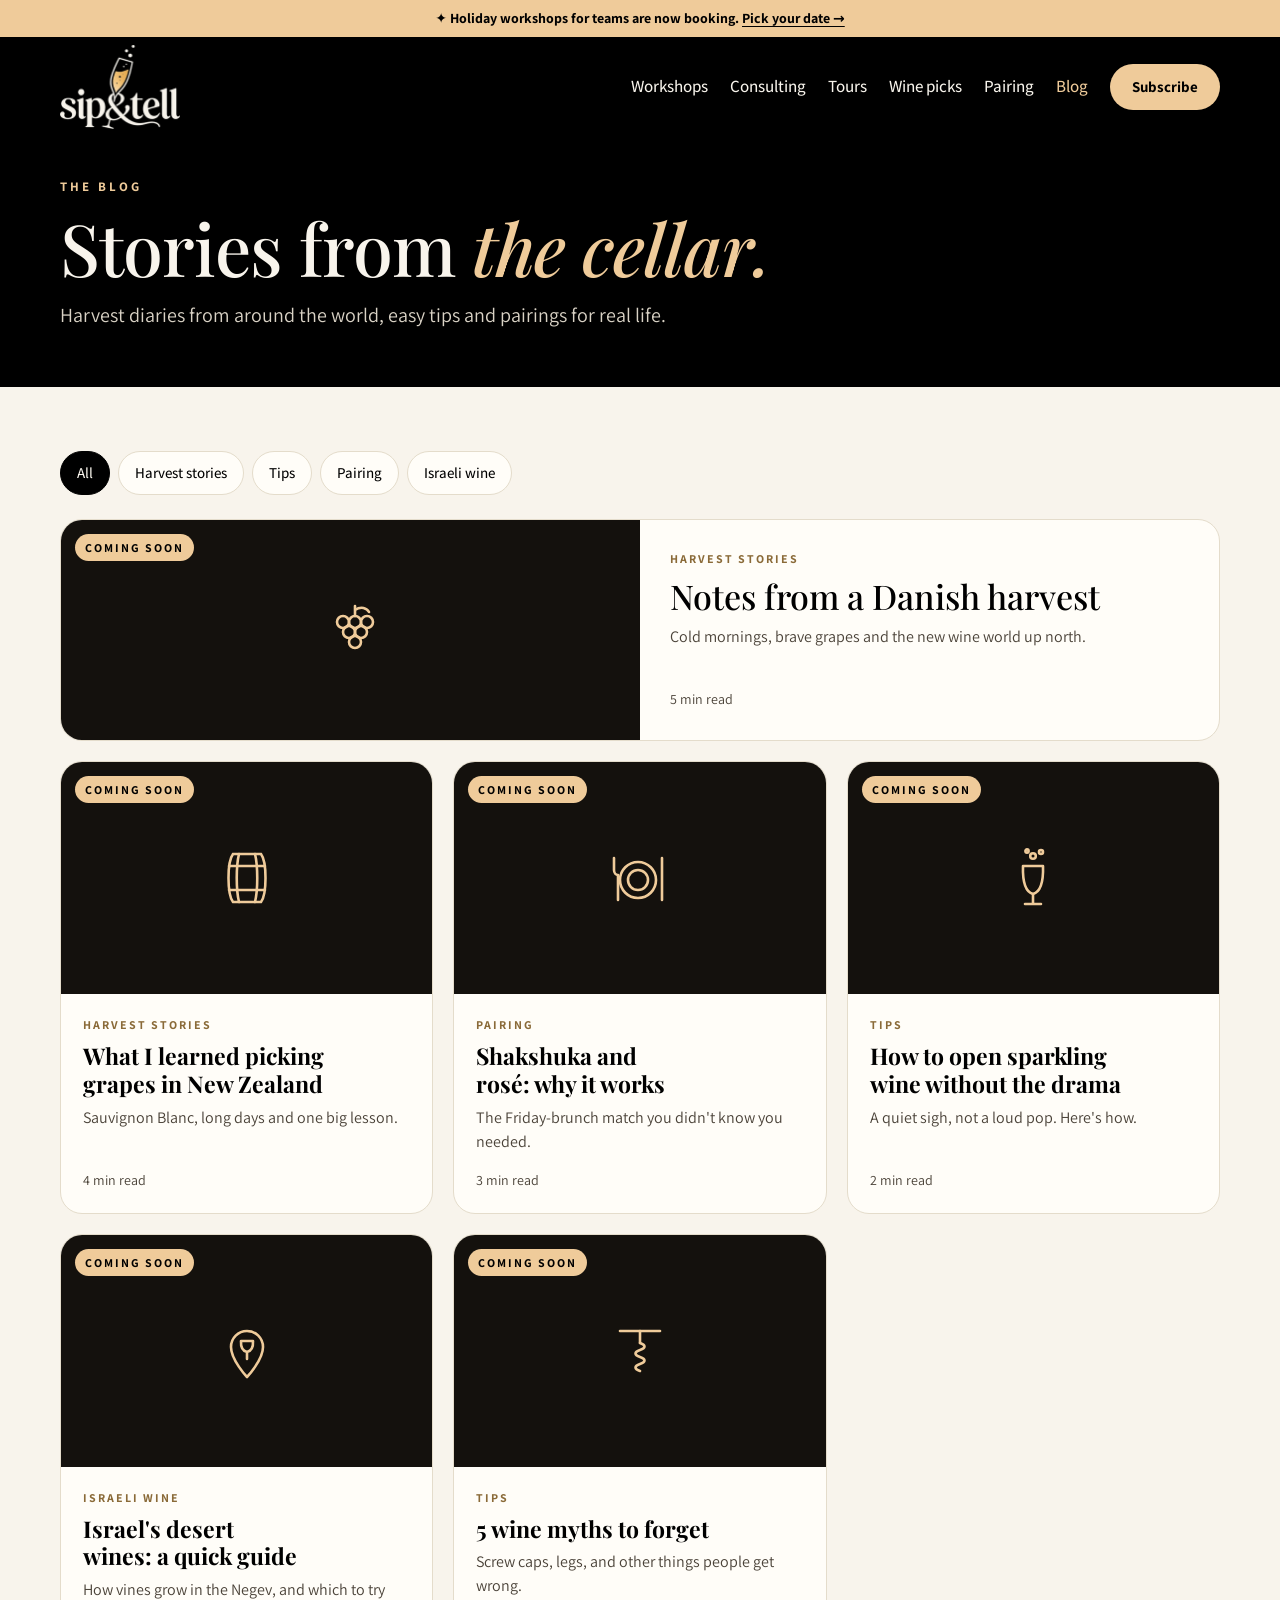
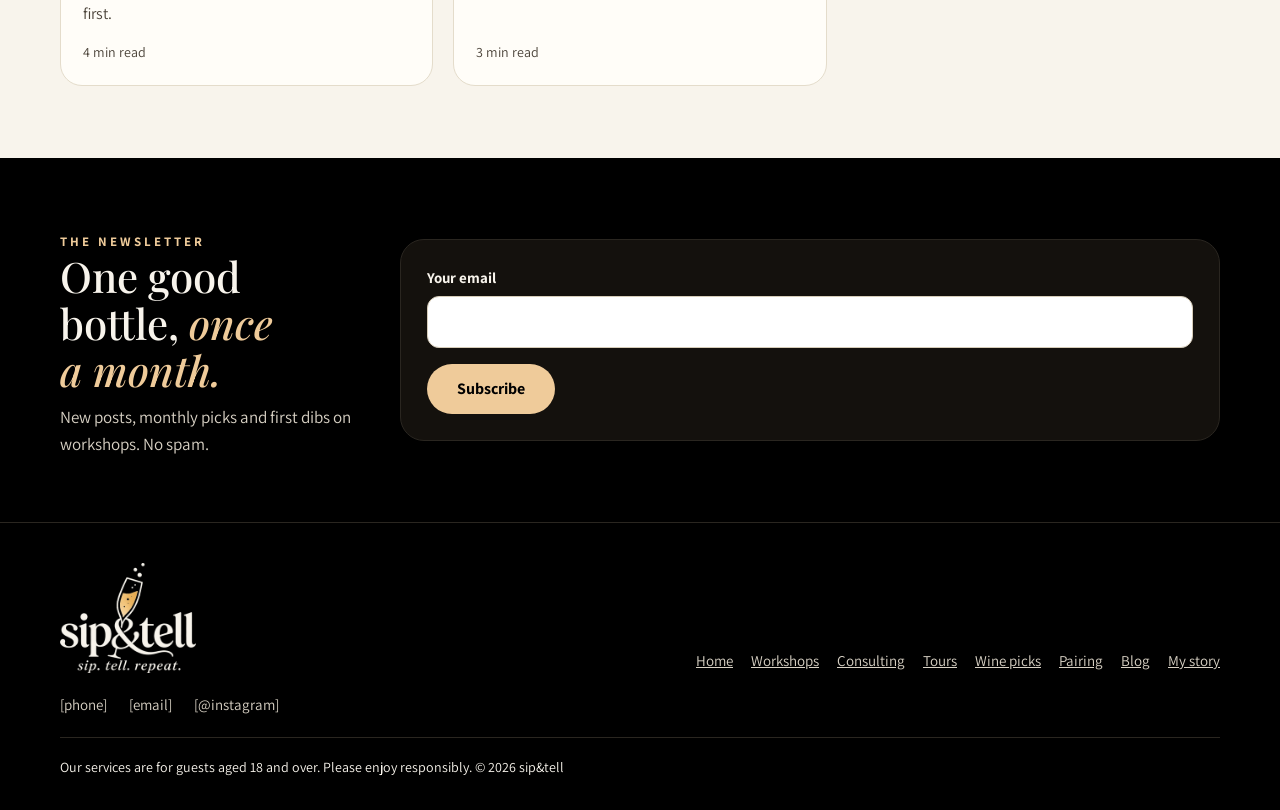
<file: blog/index.html>
<!doctype html>
<html lang="en">
<head>
<meta charset="utf-8">
<meta name="viewport" content="width=device-width, initial-scale=1, viewport-fit=cover">
<title>sip&amp;tell Blog</title>
<link rel="preconnect" href="https://fonts.googleapis.com">
<link rel="stylesheet" href="https://fonts.googleapis.com/css2?family=Playfair+Display:ital,wght@0,500;0,700;1,500&family=Assistant:wght@400;500;700&display=swap">
<link rel="stylesheet" href="../site.css">
<style>
.posts{display:grid;grid-template-columns:repeat(auto-fill, minmax(280px, 1fr));gap:20px;margin-top:24px}
.post{display:flex;flex-direction:column;background:var(--card);border:1px solid var(--line);border-radius:22px;overflow:hidden;min-width:0}
.post .art{aspect-ratio:16/10;max-width:100%;background:var(--ink2);color:var(--gold);display:flex;align-items:center;justify-content:center;position:relative}
.post .art svg{width:64px;height:64px}
.post .art .soon{position:absolute;top:14px;left:14px;font-size:12px;font-weight:700;letter-spacing:2px;text-transform:uppercase;background:var(--gold);color:var(--black);border-radius:999px;padding:4px 10px}
.post .body{padding:22px;display:flex;flex-direction:column;gap:8px;flex:1}
.post .cat{font-size:12px;font-weight:700;letter-spacing:2px;text-transform:uppercase;color:var(--gold-ink)}
.post h3{font-size:23px;font-weight:700;line-height:1.2}
.post p{color:var(--muted);font-size:16px;line-height:1.5}
.post .meta{margin-top:auto;padding-top:8px;font-size:14px;color:var(--muted)}
.post.featured{grid-column:1 / -1;flex-direction:row;flex-wrap:wrap}
.post.featured .art{flex:1 1 320px;aspect-ratio:auto;min-height:220px}
.post.featured .body{flex:1 1 320px;padding:30px;justify-content:center}
.post.featured h3{font-size:clamp(26px, 3.4vw, 34px);font-weight:500}
.empty{margin-top:24px;color:var(--muted)}
.letter{display:flex;flex-wrap:wrap;gap:24px 40px;align-items:center}
.letter-copy{flex:1 1 300px;min-width:0}
.letter-copy h2{font-weight:500;font-size:clamp(30px, 4vw, 42px);line-height:1.12}
.letter-copy h2 em{color:var(--gold)}
.letter-copy p{margin-top:10px;color:var(--soft);max-width:30em}
form.quote.signup{background:var(--ink2);border-color:var(--line-dark);color:var(--cream)}
form.quote.signup .sent{background:#2A2216;color:var(--cream)}
</style>
<link rel="icon" type="image/png" href="../favicon.png">
<link rel="apple-touch-icon" href="../apple-touch-icon.png">
<link rel="stylesheet" href="../extras.css">
</head>
<body>

<svg width="0" height="0" style="position:absolute" aria-hidden="true">
  <defs>
    <symbol id="flute" viewBox="-6 -24 52 144">
      <path d="M11.5 22H28.5C29 38 26 50 20 53C14 50 11 38 11.5 22Z" fill="#EFCB9A"/>
      <path d="M10 4H30C31 30 28 52 20 56C12 52 9 30 10 4Z" fill="none" stroke="currentColor" stroke-width="3" stroke-linejoin="round"/>
      <path d="M20 56V108M11 113Q20 107 29 113" fill="none" stroke="currentColor" stroke-width="3" stroke-linecap="round"/>
      <g fill="currentColor"><circle cx="25" cy="-6" r="3"/><circle cx="31" cy="-16" r="2.2"/><circle cx="21" cy="-20" r="1.6"/></g>
    </symbol>
    <symbol id="b-grapes" viewBox="0 0 32 32"><g fill="none" stroke="currentColor" stroke-width="1.3" stroke-linecap="round"><circle cx="12" cy="12" r="3"/><circle cx="18" cy="12" r="3"/><circle cx="24" cy="12" r="3"/><circle cx="15" cy="17" r="3"/><circle cx="21" cy="17" r="3"/><circle cx="18" cy="22" r="3"/><path d="M18 9V4M18 6c3-2 6-1 7 1"/></g></symbol>
    <symbol id="b-cork" viewBox="0 0 32 32"><g fill="none" stroke="currentColor" stroke-width="1.3" stroke-linecap="round" stroke-linejoin="round"><path d="M6 6h20"/><path d="M16 6v6"/><path d="M16 12c3 1 3 2.5 0 3.5s-3 2.5 0 3.5 3 2.5 0 3.5-3 2.5 0 3.5"/></g></symbol>
    <symbol id="b-plate" viewBox="0 0 32 32"><g fill="none" stroke="currentColor" stroke-width="1.3" stroke-linecap="round" stroke-linejoin="round"><circle cx="15" cy="17" r="9"/><circle cx="15" cy="17" r="5"/><path d="M27 6v8M27 14v13M3 6v6c0 1.5 1 2.5 2 2.5V27"/></g></symbol>
    <symbol id="b-map" viewBox="0 0 32 32"><g fill="none" stroke="currentColor" stroke-width="1.3" stroke-linecap="round" stroke-linejoin="round"><path d="M16 29s-8-8.5-8-15a8 8 0 0 1 16 0c0 6.5-8 15-8 15z"/><path d="M13 11h6c.2 3.5-1 5-3 5.5-2-.5-3.2-2-3-5.5zM16 16.5V20"/></g></symbol>
    <symbol id="b-barrel" viewBox="0 0 32 32"><g fill="none" stroke="currentColor" stroke-width="1.3" stroke-linecap="round"><path d="M9 4h14c3 4 3 20 0 24H9c-3-4-3-20 0-24z"/><path d="M7 10h18M7 22h18M12 4c-1.5 6-1.5 18 0 24M20 4c1.5 6 1.5 18 0 24"/></g></symbol>
    <symbol id="b-bubbles" viewBox="0 0 32 32"><g fill="none" stroke="currentColor" stroke-width="1.3" stroke-linecap="round" stroke-linejoin="round"><path d="M11 10h10c.3 9-1.5 13-5 14-3.5-1-5.3-5-5-14z"/><path d="M16 24v5M12 29h8"/><circle cx="16" cy="5" r="1.4"/><circle cx="20" cy="3" r="1"/><circle cx="13" cy="2.5" r=".8"/></g></symbol>
  </defs>
</svg>

<div class="announce"><a href="../workshops/#holiday">✦ Holiday workshops for teams are now booking. <span>Pick your date →</span></a></div>

<header>
  <div class="wrap bar">
    <a class="logo logo-img" href="../" aria-label="sip&amp;tell home"><img src="../img/logo-light.png" alt="sip&amp;tell" width="242" height="170"></a>
    <nav class="nav" aria-label="Main">
      <div class="nav-links">
        <a href="../workshops/">Workshops</a>
        <a href="../consulting/">Consulting</a>
        <a href="../tours/">Tours</a>
        <a href="../wine-picks/">Wine picks</a>
        <a href="../pairing/">Pairing</a>
        <a href="../blog/" aria-current="page">Blog</a>
      </div>
      <a class="btn btn-gold" href="#letter">Subscribe</a>
      <button class="menu-btn" id="menu-btn" type="button" aria-label="Open menu" aria-expanded="false" aria-controls="mobile-menu">
        <svg width="20" height="20" viewBox="0 0 24 24" fill="none" stroke="currentColor" stroke-width="2" stroke-linecap="round" aria-hidden="true"><path d="M4 7h16M4 12h16M4 17h16"/></svg>
      </button>
    </nav>
  </div>
  <div class="mobile-menu" id="mobile-menu" hidden>
    <ul class="wrap">
      <li><a href="../">Home</a></li>
      <li><a href="../workshops/">Workshops</a></li>
      <li><a href="../consulting/">Consulting</a></li>
      <li><a href="../tours/">Tours</a></li>
      <li><a href="../wine-picks/">Wine picks</a></li>
      <li><a href="../pairing/">Pairing</a></li>
      <li><a href="../blog/" aria-current="page">Blog</a></li>
      <li><a href="../#contact">Contact</a></li>
    </ul>
  </div>
</header>

<main>
<section class="dark">
  <div class="wrap intro">
    <p class="eyebrow" style="color:var(--gold)">The blog</p>
    <h1>Stories from <em>the cellar.</em></h1>
    <p class="lead">Harvest diaries from around the world, easy tips and pairings for real life.</p>
  </div>
</section>

<section class="wrap group" style="padding-bottom:72px">
  <div class="choices" role="group" aria-label="Filter posts" id="filter">
    <button type="button" class="choice" data-cat="all" aria-pressed="true">All</button>
    <button type="button" class="choice" data-cat="harvest" aria-pressed="false">Harvest stories</button>
    <button type="button" class="choice" data-cat="tips" aria-pressed="false">Tips</button>
    <button type="button" class="choice" data-cat="pairing" aria-pressed="false">Pairing</button>
    <button type="button" class="choice" data-cat="israel" aria-pressed="false">Israeli wine</button>
  </div>

  <div class="posts" id="posts">
    <article class="post featured" data-cat="harvest">
      <div class="art"><span class="soon">Coming soon</span><svg aria-hidden="true"><use href="#b-grapes"/></svg></div>
      <div class="body">
        <p class="cat">Harvest stories</p>
        <h3>Notes from a Danish harvest</h3>
        <p>Cold mornings, brave grapes and the new wine world up north.</p>
        <p class="meta">5 min read</p>
      </div>
    </article>
    <article class="post" data-cat="harvest">
      <div class="art"><span class="soon">Coming soon</span><svg aria-hidden="true"><use href="#b-barrel"/></svg></div>
      <div class="body">
        <p class="cat">Harvest stories</p>
        <h3>What I learned picking grapes in New Zealand</h3>
        <p>Sauvignon Blanc, long days and one big lesson.</p>
        <p class="meta">4 min read</p>
      </div>
    </article>
    <article class="post" data-cat="pairing">
      <div class="art"><span class="soon">Coming soon</span><svg aria-hidden="true"><use href="#b-plate"/></svg></div>
      <div class="body">
        <p class="cat">Pairing</p>
        <h3>Shakshuka and rosé: why it works</h3>
        <p>The Friday-brunch match you didn't know you needed.</p>
        <p class="meta">3 min read</p>
      </div>
    </article>
    <article class="post" data-cat="tips">
      <div class="art"><span class="soon">Coming soon</span><svg aria-hidden="true"><use href="#b-bubbles"/></svg></div>
      <div class="body">
        <p class="cat">Tips</p>
        <h3>How to open sparkling wine without the drama</h3>
        <p>A quiet sigh, not a loud pop. Here's how.</p>
        <p class="meta">2 min read</p>
      </div>
    </article>
    <article class="post" data-cat="israel">
      <div class="art"><span class="soon">Coming soon</span><svg aria-hidden="true"><use href="#b-map"/></svg></div>
      <div class="body">
        <p class="cat">Israeli wine</p>
        <h3>Israel's desert wines: a quick guide</h3>
        <p>How vines grow in the Negev, and which to try first.</p>
        <p class="meta">4 min read</p>
      </div>
    </article>
    <article class="post" data-cat="tips">
      <div class="art"><span class="soon">Coming soon</span><svg aria-hidden="true"><use href="#b-cork"/></svg></div>
      <div class="body">
        <p class="cat">Tips</p>
        <h3>5 wine myths to forget</h3>
        <p>Screw caps, legs, and other things people get wrong.</p>
        <p class="meta">3 min read</p>
      </div>
    </article>
  </div>
  <p class="empty" id="empty" hidden>New posts in this topic are on the way.</p>
</section>

<!-- Newsletter -->
<section id="letter" class="dark" style="padding-block:64px">
  <div class="wrap letter">
    <div class="letter-copy">
      <p class="eyebrow" style="color:var(--gold)">The newsletter</p>
      <h2>One good bottle, <em>once a month.</em></h2>
      <p>New posts, monthly picks and first dibs on workshops. No spam.</p>
    </div>
    <form class="quote signup" novalidate data-draft="You're on the list! (Draft site: signup is not connected yet, so nothing was saved.)" data-missing="Please add your email.">
      <div class="field full">
        <label for="s-email">Your email</label>
        <input id="s-email" name="email" type="email" autocomplete="email" required>
      </div>
      <button class="btn btn-gold" type="submit">Subscribe</button>
      <p class="sent" role="status" hidden></p>
    </form>
  </div>
</section>
</main>

<footer class="dark" style="border-top:1px solid var(--line-dark)">
  <div class="wrap foot">
    <a class="logo logo-img" href="../" aria-label="sip&amp;tell home"><img src="../img/logo-full-light.png" alt="sip&amp;tell: sip. tell. repeat." width="322" height="260" loading="lazy"></a>
    <nav aria-label="Footer">
      <a href="../">Home</a>
      <a href="../workshops/">Workshops</a>
      <a href="../consulting/">Consulting</a>
      <a href="../tours/">Tours</a>
      <a href="../wine-picks/">Wine picks</a>
      <a href="../pairing/">Pairing</a>
      <a href="../blog/">Blog</a>
      <a href="../#story">My story</a>
    </nav>
    <p class="foot-contact"><span>[phone]</span><span>[email]</span><span>[@instagram]</span></p>
    <p class="legal">Our services are for guests aged 18 and over. Please enjoy responsibly. © 2026 sip&amp;tell</p>
  </div>
</footer>

<script src="../site.js"></script>
<script>
(function(){
  var chips = document.querySelectorAll('#filter .choice');
  var posts = document.querySelectorAll('#posts .post');
  chips.forEach(function(c){
    c.addEventListener('click', function(){
      var cat = c.getAttribute('data-cat'), shown = 0;
      chips.forEach(function(o){ o.setAttribute('aria-pressed', String(o === c)); });
      posts.forEach(function(p){
        var on = cat === 'all' || p.getAttribute('data-cat') === cat;
        p.hidden = !on; if (on) shown++;
      });
      document.getElementById('empty').hidden = shown > 0;
    });
  });
})();
</script>
<nav class="cta-bar" aria-label="Quick actions">
  <a class="wa" href="../#contact"><svg viewBox="0 0 24 24" fill="none" stroke="currentColor" stroke-width="1.8" stroke-linecap="round" stroke-linejoin="round" aria-hidden="true"><path d="M4 20l1.3-3.9A8 8 0 1 1 8 19z"/></svg>WhatsApp</a>
  <a class="go" href="#letter">Subscribe</a>
</nav>
<script src="../extras.js"></script>
</body>
</html>
</file>
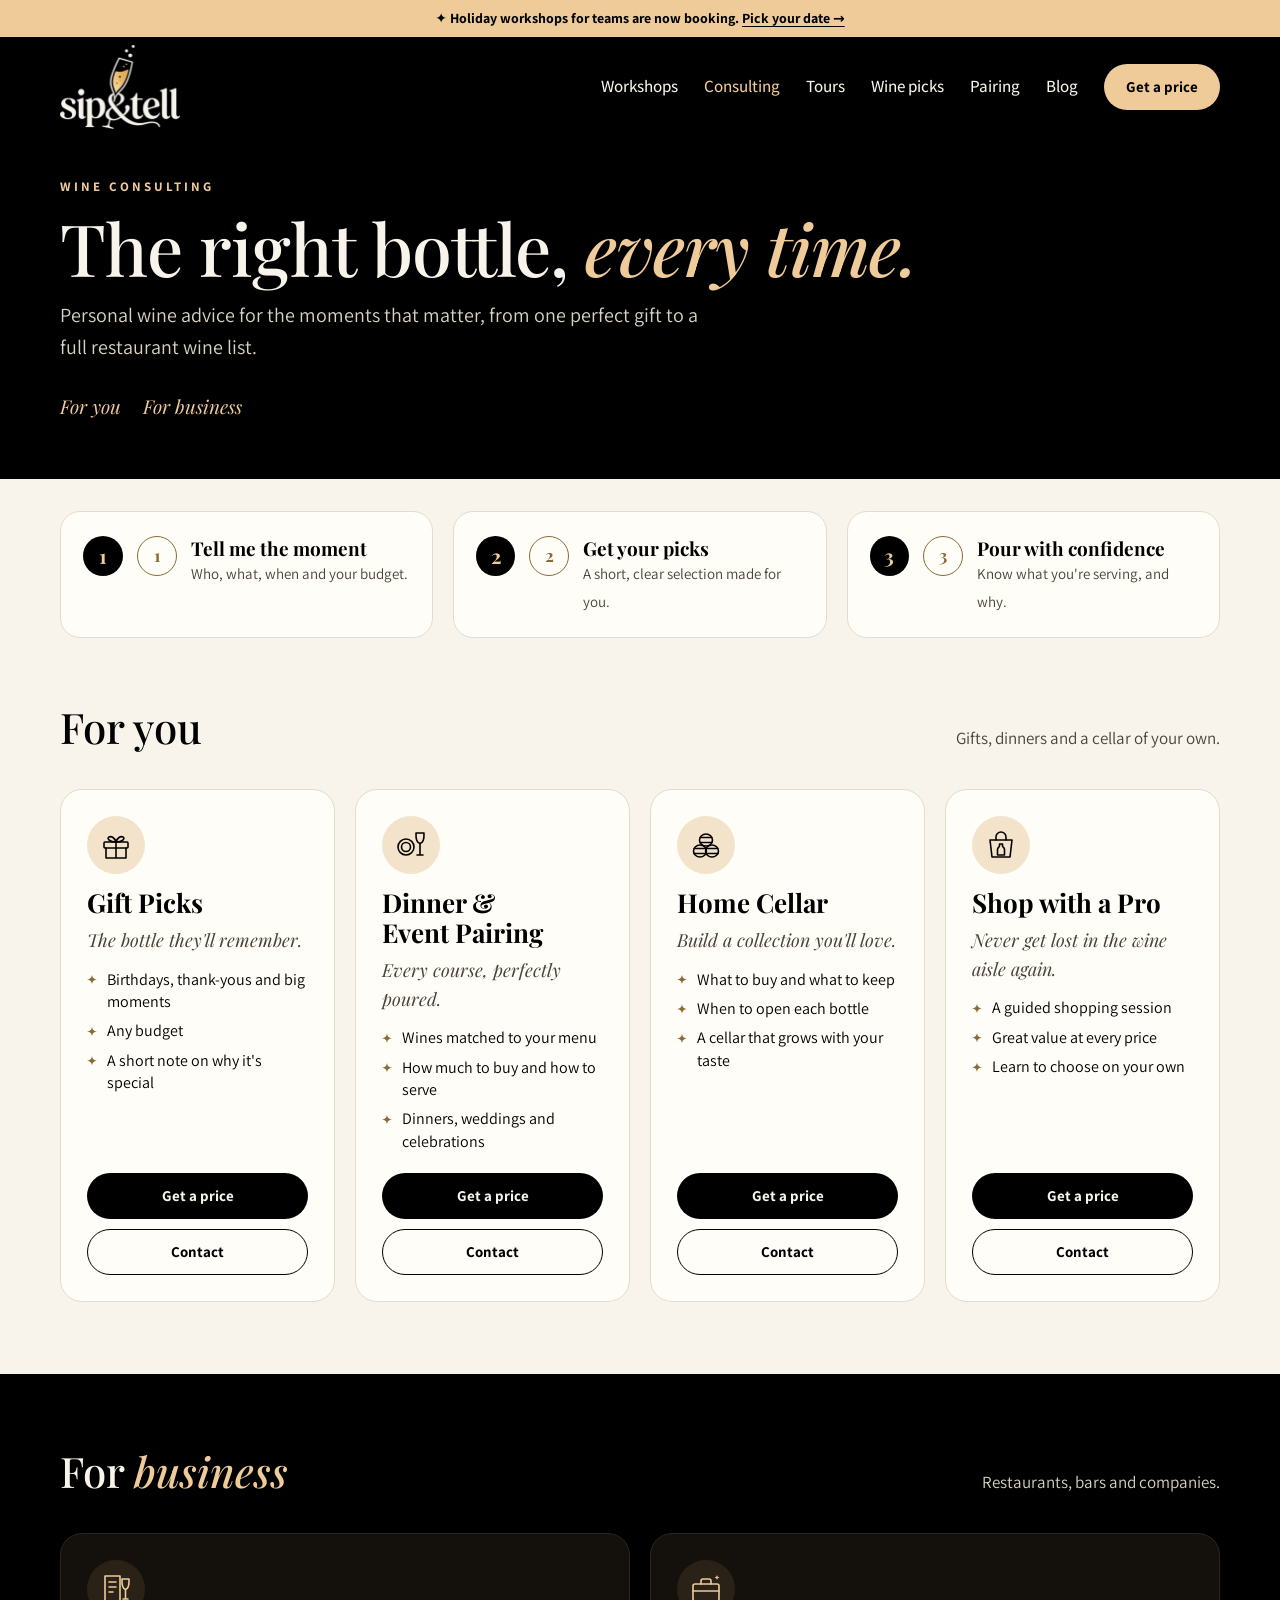
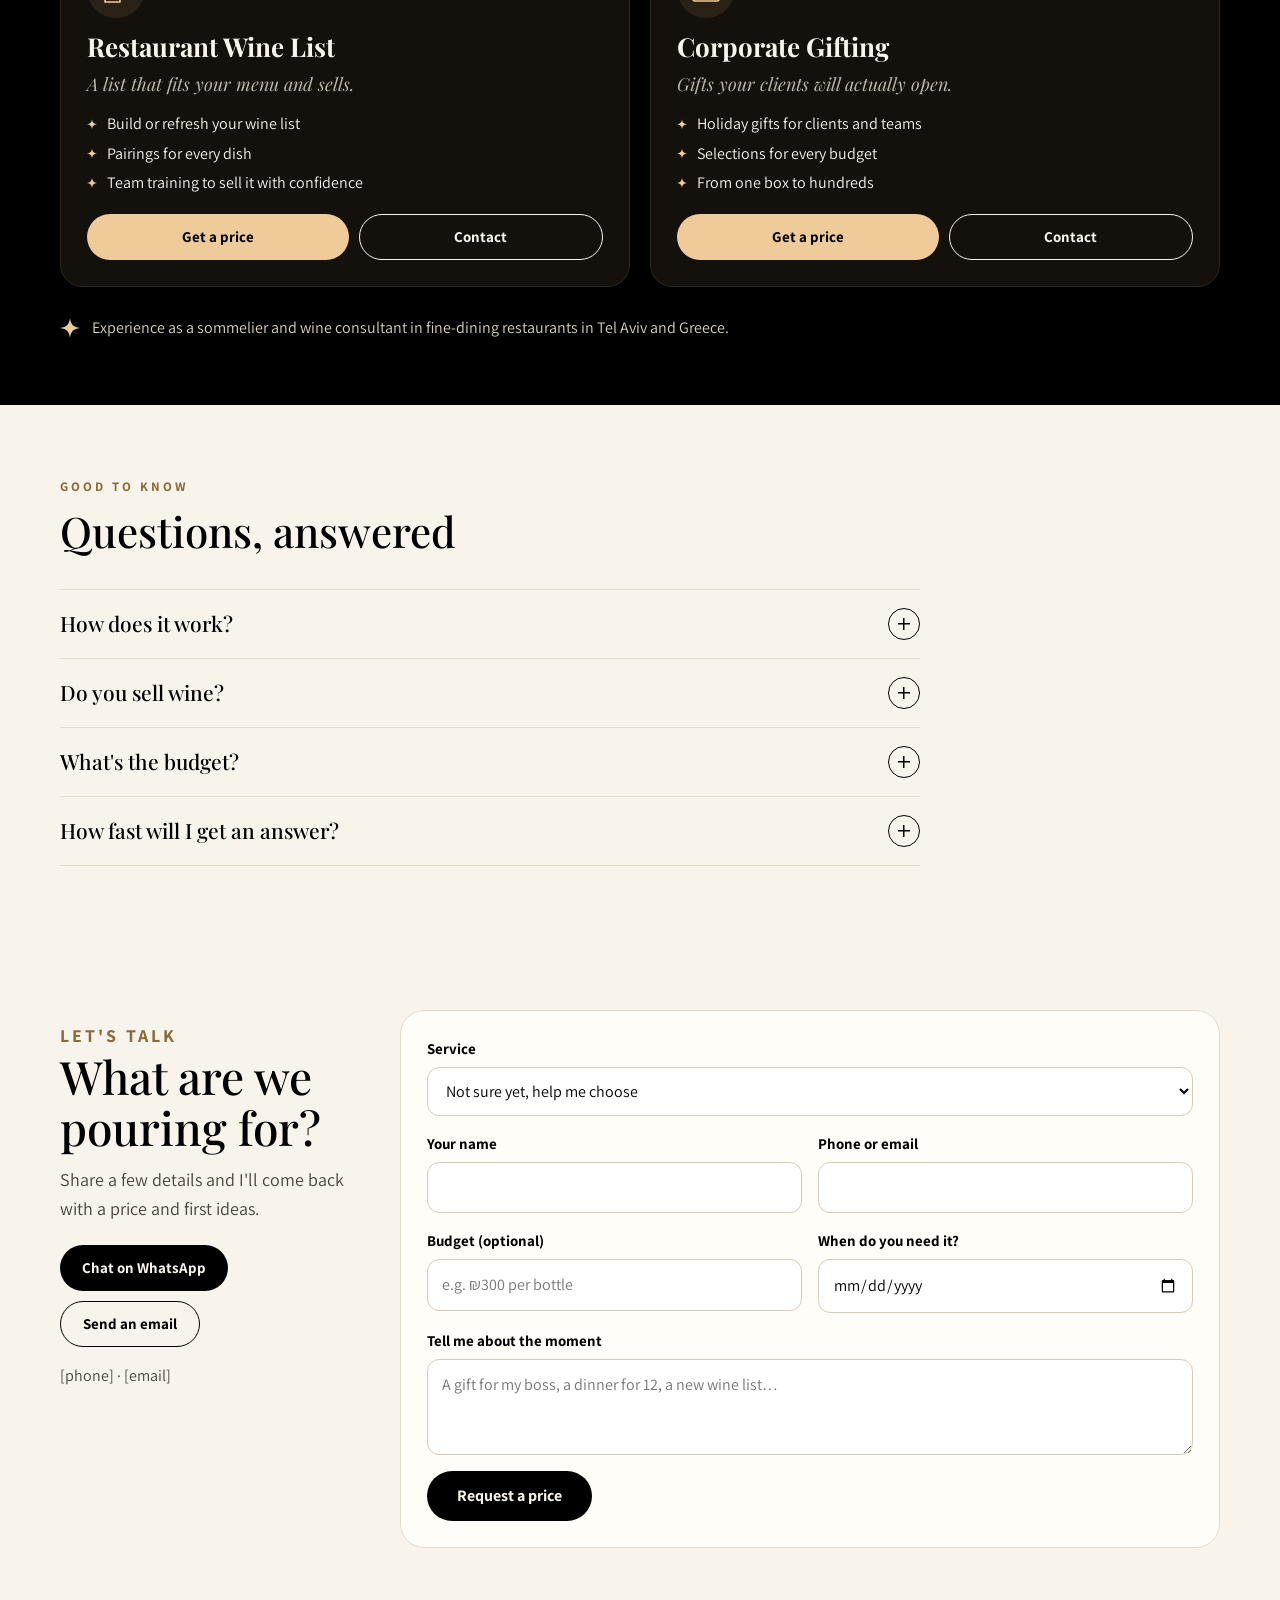
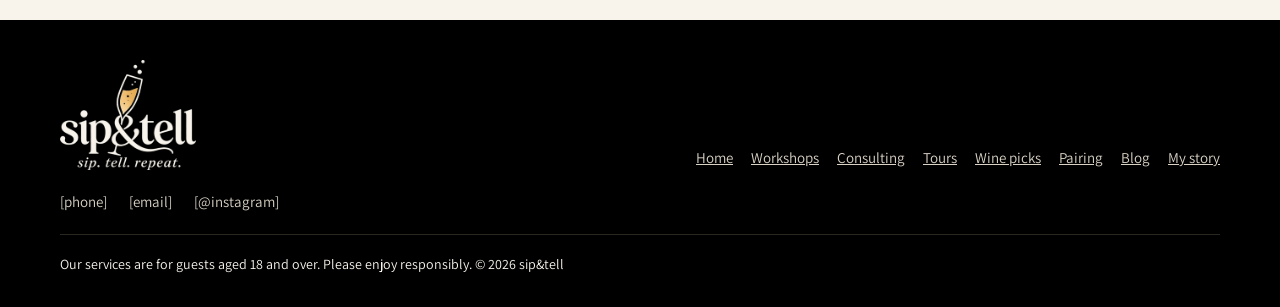
<file: consulting/index.html>
<!doctype html>
<html lang="en">
<head>
<meta charset="utf-8">
<meta name="viewport" content="width=device-width, initial-scale=1, viewport-fit=cover">
<title>sip&amp;tell Wine Consulting</title>
<link rel="preconnect" href="https://fonts.googleapis.com">
<link rel="stylesheet" href="https://fonts.googleapis.com/css2?family=Playfair+Display:ital,wght@0,500;0,700;1,500&family=Assistant:wght@400;500;700&display=swap">
<style>
/* Layout: same system as the Workshops page. Cream for private clients, a black band for business clients */
:root{
  --black:#000000; --cream:#F8F4EC; --gold:#EFCB9A; --gold-ink:#8A6A38; --gold-soft:#F3E3CA;
  --card:#FFFDF8; --line:#E4DCCB; --muted:#4A4238; --muted-dark:#BDB6AA; --soft:#D9D2C5; --ink2:#14110D; --line-dark:#2A2620;
  --display:'Playfair Display', Georgia, 'Times New Roman', serif;
  --text:Assistant, 'Segoe UI', system-ui, -apple-system, sans-serif;
  color-scheme: light;
}
*{box-sizing:border-box}
html{scroll-behavior:smooth;padding-top:env(safe-area-inset-top,0px);padding-bottom:env(safe-area-inset-bottom,0px)}
@media (prefers-reduced-motion: reduce){html{scroll-behavior:auto}*{transition:none!important}}
body{margin:0;background:var(--cream);color:var(--black);font-family:var(--text);font-size:17px;line-height:1.6}
body::before{content:"";position:fixed;inset:0 0 auto;height:env(safe-area-inset-top,0px);z-index:10;background:var(--black)}
img{max-width:100%}
[hidden]{display:none!important}
a{color:inherit}
a:focus-visible,button:focus-visible,input:focus-visible,select:focus-visible,textarea:focus-visible{outline:2px solid var(--gold-ink);outline-offset:3px}
h1,h2,h3{font-family:var(--display);text-wrap:balance;margin:0}
p{margin:0}
.wrap{max-width:1200px;margin:0 auto;padding-left:max(20px, env(safe-area-inset-left,0px));padding-right:max(20px, env(safe-area-inset-right,0px))}
.dark{background:var(--black);color:var(--cream)}
.eyebrow{font-size:13px;font-weight:700;letter-spacing:3px;text-transform:uppercase}
.btn{display:inline-flex;align-items:center;justify-content:center;gap:8px;min-height:46px;border-radius:999px;padding:0 22px;font:inherit;font-weight:700;font-size:15px;text-decoration:none;white-space:nowrap;cursor:pointer;border:none;transition:transform .15s ease}
.btn:hover{transform:translateY(-1px)}
.btn-gold{background:var(--gold);color:var(--black)}
.btn-dark{background:var(--black);color:var(--cream)}
.btn-line{background:transparent;border:1.5px solid currentColor}

/* Logo */
.logo{display:inline-block;padding-top:.8em;color:var(--cream);text-decoration:none;font-family:var(--display);font-weight:700;line-height:1;letter-spacing:-.5px;white-space:nowrap;font-size:30px}
.logo .amp{position:relative;display:inline-block}
.logo svg{position:absolute;left:50%;bottom:.6em;width:.42em;height:1.16em;transform:translateX(-45%) rotate(14deg);transform-origin:bottom center;overflow:visible}

/* Header */
header{position:sticky;top:env(safe-area-inset-top,0px);z-index:20;background:var(--black);color:var(--cream)}
.bar{display:flex;align-items:center;justify-content:space-between;gap:16px;padding-block:12px}
.nav{display:flex;align-items:center;gap:26px}
.nav-links{display:flex;gap:26px;font-weight:500}
.nav-links a{text-decoration:none;color:var(--cream)}
.nav-links a:hover,.nav-links a[aria-current]{color:var(--gold)}
.menu-btn{display:none;background:none;border:1.5px solid var(--cream);color:var(--cream);width:48px;height:48px;border-radius:50%;cursor:pointer;align-items:center;justify-content:center}
@media (max-width: 1000px){.nav-links{display:none}.menu-btn{display:inline-flex}.nav .btn{padding:0 16px}.nav{gap:10px}}
.mobile-menu{border-top:1px solid var(--line-dark)}
.mobile-menu ul{list-style:none;margin:0;padding-block:8px 18px;display:flex;flex-direction:column}
.mobile-menu a{display:block;padding:12px 0;font-family:var(--display);font-size:22px;text-decoration:none;color:var(--cream)}

/* Intro */
.intro{padding-block:40px 56px}
.intro h1{font-weight:500;font-size:clamp(40px, 7vw, 72px);line-height:1.05;letter-spacing:-1px;margin-top:12px}
.intro h1 em{color:var(--gold)}
.intro .lead{margin-top:14px;font-size:clamp(17px, 2.2vw, 20px);color:var(--soft);max-width:32em}
.jump{display:flex;flex-wrap:wrap;gap:8px 22px;margin-top:28px;font-family:var(--display);font-style:italic;font-size:19px}
.jump a{color:var(--gold);text-decoration:none;border-bottom:1px solid transparent}
.jump a:hover{border-color:var(--gold)}

/* Steps */
.steps{list-style:none;margin:0;padding:0;display:grid;grid-template-columns:repeat(auto-fit, minmax(220px, 1fr));gap:14px;padding-block:44px 0}
.steps li{display:flex;gap:14px;align-items:flex-start}
.steps .n{flex:none;width:40px;height:40px;border-radius:50%;border:1.5px solid var(--gold-ink);display:flex;align-items:center;justify-content:center;font-family:var(--display);font-weight:700;color:var(--gold-ink)}
.steps strong{display:block;font-family:var(--display);font-size:19px;font-weight:700;line-height:1.3}
.steps span.t{color:var(--muted);font-size:15px}

/* Service groups */
.group{padding-block:56px 8px}
.group-head{display:flex;flex-wrap:wrap;align-items:baseline;justify-content:space-between;gap:6px 24px}
.group-head h2{font-weight:500;font-size:clamp(30px, 4vw, 42px)}
.group-head p{color:var(--muted);font-size:17px}
.plans{display:grid;grid-template-columns:repeat(auto-fit, minmax(260px, 1fr));gap:20px;margin-top:28px}
.plan{display:flex;flex-direction:column;gap:14px;background:var(--card);border:1px solid var(--line);border-radius:22px;padding:26px;min-width:0}
.icon{width:58px;height:58px;border-radius:50%;background:var(--gold-soft);display:flex;align-items:center;justify-content:center;flex:none}
.icon svg{width:32px;height:32px}
.plan h3{font-weight:700;font-size:26px;line-height:1.15}
.plan .line{font-family:var(--display);font-style:italic;font-size:18px;color:var(--muted);margin-top:-6px}
.inside{list-style:none;margin:0;padding:0;display:flex;flex-direction:column;gap:7px}
.inside li{display:flex;gap:10px;align-items:flex-start;font-size:16px;line-height:1.4}
.inside li::before{content:"";flex:none;width:10px;height:10px;margin-top:6px;background:var(--gold-ink);clip-path:path("M5 0C5.4 3.3 6.7 4.6 10 5C6.7 5.4 5.4 6.7 5 10C4.6 6.7 3.3 5.4 0 5C3.3 4.6 4.6 3.3 5 0Z")}
.plan .btns{display:flex;flex-wrap:wrap;gap:10px;margin-top:auto;padding-top:6px}
.plan .btns .btn{flex:1 1 auto}

/* Business band */
.business{margin-top:64px;padding-block:64px}
.business .group-head p{color:var(--soft)}
.business .plan{background:var(--ink2);border-color:var(--line-dark);color:var(--cream)}
.business .icon{background:#2A2216}
.business .icon svg{color:var(--gold)}
.business .plan .line{color:var(--muted-dark)}
.business .inside li::before{background:var(--gold)}
.proof{margin-top:28px;display:flex;align-items:center;gap:12px;color:var(--soft);font-size:16px}
.proof svg{width:20px;height:20px;color:var(--gold);flex:none}

/* Contact + quote */
.reach{padding-block:72px;display:flex;flex-wrap:wrap;gap:40px}
.reach-copy{flex:1 1 300px;min-width:0}
.reach-copy h2{font-weight:500;font-size:clamp(32px, 4.5vw, 46px);line-height:1.12}
.reach-copy p{margin-top:12px;color:var(--muted);font-size:18px;max-width:26em}
.reach-copy .btns{display:flex;flex-wrap:wrap;gap:10px;margin-top:22px}
.reach-copy .details{margin-top:16px;font-size:16px;user-select:all}
form{flex:999 1 420px;min-width:0;background:var(--card);border:1px solid var(--line);border-radius:24px;padding:26px;display:grid;grid-template-columns:repeat(2, minmax(0, 1fr));gap:16px}
@media (max-width: 560px){form{grid-template-columns:1fr}}
.field{display:flex;flex-direction:column;gap:6px;min-width:0}
.field.full{grid-column:1 / -1}
label{font-weight:700;font-size:15px}
input,select,textarea{font:inherit;font-size:16px;color:var(--black);background:#FFFFFF;border:1px solid #D6CCB8;border-radius:12px;padding:12px 14px;min-height:48px;width:100%}
textarea{resize:vertical;min-height:96px}
form .btn{grid-column:1 / -1;justify-self:start;min-height:50px;padding:0 30px;font-size:16px}
.sent{grid-column:1 / -1;font-size:15px;color:var(--muted);background:var(--gold-soft);border-radius:12px;padding:12px 14px}
.highlight{animation:glow 1.4s ease}
@keyframes glow{0%{box-shadow:0 0 0 0 rgba(239,203,154,0)}30%{box-shadow:0 0 0 6px rgba(239,203,154,.8)}100%{box-shadow:0 0 0 0 rgba(239,203,154,0)}}

/* Footer */
footer{color:var(--soft)}
.foot{display:flex;flex-wrap:wrap;align-items:flex-end;justify-content:space-between;gap:20px;padding-block:40px 32px}
.foot .logo{font-size:26px}
.foot nav{display:flex;flex-wrap:wrap;gap:18px;font-size:15px}
.foot nav a{color:var(--soft)}
.legal{flex-basis:100%;border-top:1px solid var(--line-dark);padding-top:18px;font-size:14px;margin:0}

/* Phone & tablet: keep the page menu visible as a swipeable row under the logo */
@media (max-width: 1000px){
  .bar{flex-wrap:wrap;row-gap:0;gap:10px}
  .bar > .logo{margin-right:auto}
  .nav{display:contents}
  .nav-links{display:flex!important;order:3;flex-basis:100%;min-width:0;overflow-x:auto;scrollbar-width:none;gap:20px;margin-top:10px;padding:10px 24px 0 0;border-top:1px solid #2A2620;font-size:15px;-webkit-mask-image:linear-gradient(90deg,#000 88%,transparent);mask-image:linear-gradient(90deg,#000 88%,transparent)}
  .nav-links::-webkit-scrollbar{display:none}
  .nav-links a{white-space:nowrap;flex:none;padding-block:4px}
  .nav-links a[aria-current]{color:var(--gold)}
}
</style>
<link rel="icon" type="image/png" href="../favicon.png">
<link rel="apple-touch-icon" href="../apple-touch-icon.png">
<link rel="stylesheet" href="../extras.css">
</head>
<body>

<svg width="0" height="0" style="position:absolute" aria-hidden="true">
  <defs>
    <symbol id="flute" viewBox="-6 -24 52 144">
      <path d="M11.5 22H28.5C29 38 26 50 20 53C14 50 11 38 11.5 22Z" fill="#EFCB9A"/>
      <path d="M10 4H30C31 30 28 52 20 56C12 52 9 30 10 4Z" fill="none" stroke="currentColor" stroke-width="3" stroke-linejoin="round"/>
      <path d="M20 56V108M11 113Q20 107 29 113" fill="none" stroke="currentColor" stroke-width="3" stroke-linecap="round"/>
      <g fill="currentColor"><circle cx="25" cy="-6" r="3"/><circle cx="31" cy="-16" r="2.2"/><circle cx="21" cy="-20" r="1.6"/></g>
    </symbol>
    <symbol id="i-spark" viewBox="0 0 24 24"><path d="M12 0C13 8 16 11 24 12C16 13 13 16 12 24C11 16 8 13 0 12C8 11 11 8 12 0Z" fill="currentColor"/></symbol>
  </defs>
</svg>

<div class="announce"><a href="../workshops/#holiday">✦ Holiday workshops for teams are now booking. <span>Pick your date →</span></a></div>

<header>
  <div class="wrap bar">
    <a class="logo logo-img" href="../" aria-label="sip&amp;tell home"><img src="../img/logo-light.png" alt="sip&amp;tell" width="242" height="170"></a>
    <nav class="nav" aria-label="Main">
      <div class="nav-links">
        <a href="../workshops/">Workshops</a>
        <a href="../consulting/" aria-current="page">Consulting</a>
        <a href="../tours/">Tours</a>
        <a href="../wine-picks/">Wine picks</a>
        <a href="../pairing/">Pairing</a>
        <a href="../blog/">Blog</a>
      </div>
      <a class="btn btn-gold" href="#quote">Get a price</a>
      <button class="menu-btn" id="menu-btn" type="button" aria-label="Open menu" aria-expanded="false" aria-controls="mobile-menu">
        <svg width="20" height="20" viewBox="0 0 24 24" fill="none" stroke="currentColor" stroke-width="2" stroke-linecap="round" aria-hidden="true"><path d="M4 7h16M4 12h16M4 17h16"/></svg>
      </button>
    </nav>
  </div>
  <div class="mobile-menu" id="mobile-menu" hidden>
    <ul class="wrap">
      <li><a href="../">Home</a></li>
      <li><a href="../workshops/">Workshops</a></li>
      <li><a href="../consulting/" aria-current="page">Consulting</a></li>
      <li><a href="../tours/">Tours</a></li>
      <li><a href="../wine-picks/">Wine picks</a></li>
      <li><a href="../pairing/">Pairing</a></li>
      <li><a href="../blog/">Blog</a></li>
      <li><a href="../#story">My story</a></li>
      <li><a href="#contact">Contact</a></li>
    </ul>
  </div>
</header>

<main>
<section class="dark">
  <div class="wrap intro">
    <p class="eyebrow" style="color:var(--gold)">Wine consulting</p>
    <h1>The right bottle, <em>every time.</em></h1>
    <p class="lead">Personal wine advice for the moments that matter, from one perfect gift to a full restaurant wine list.</p>
    <nav class="jump" aria-label="Consulting types">
      <a href="#private">For you</a>
      <a href="#business">For business</a>
    </nav>
  </div>
</section>

<section class="wrap" aria-label="How it works">
  <ol class="steps">
    <li><span class="n">1</span><span><strong>Tell me the moment</strong><span class="t">Who, what, when and your budget.</span></span></li>
    <li><span class="n">2</span><span><strong>Get your picks</strong><span class="t">A short, clear selection made for you.</span></span></li>
    <li><span class="n">3</span><span><strong>Pour with confidence</strong><span class="t">Know what you're serving, and why.</span></span></li>
  </ol>
</section>

<!-- For you -->
<section id="private" class="wrap group">
  <div class="group-head">
    <h2>For you</h2>
    <p>Gifts, dinners and a cellar of your own.</p>
  </div>
  <div class="plans">
    <article class="plan">
      <span class="icon"><svg viewBox="0 0 32 32" fill="none" stroke="currentColor" stroke-width="1.6" stroke-linecap="round" stroke-linejoin="round" aria-hidden="true"><rect x="4" y="13" width="24" height="6" rx="1"/><path d="M6 19v10h20V19M16 13v16"/><path d="M16 13c-1.5-4.5-5-6.5-7.2-4.8S10 13 16 13zM16 13c1.5-4.5 5-6.5 7.2-4.8S22 13 16 13z"/></svg></span>
      <h3>Gift Picks</h3>
      <p class="line">The bottle they'll remember.</p>
      <ul class="inside">
        <li>Birthdays, thank-yous and big moments</li>
        <li>Any budget</li>
        <li>A short note on why it's special</li>
      </ul>
      <div class="btns">
        <button class="btn btn-dark" type="button" data-plan="Gift Picks">Get a price</button>
        <a class="btn btn-line" href="#contact">Contact</a>
      </div>
    </article>

    <article class="plan">
      <span class="icon"><svg viewBox="0 0 32 32" fill="none" stroke="currentColor" stroke-width="1.6" stroke-linecap="round" stroke-linejoin="round" aria-hidden="true"><circle cx="11" cy="18" r="8"/><circle cx="11" cy="18" r="4.5"/><path d="M21 4h8c.3 7-1.5 10-4 10.5c-2.5-.5-4.3-3.5-4-10.5z"/><path d="M25 14.5V25M22 26h6"/></svg></span>
      <h3>Dinner &amp; Event Pairing</h3>
      <p class="line">Every course, perfectly poured.</p>
      <ul class="inside">
        <li>Wines matched to your menu</li>
        <li>How much to buy and how to serve</li>
        <li>Dinners, weddings and celebrations</li>
      </ul>
      <div class="btns">
        <button class="btn btn-dark" type="button" data-plan="Dinner &amp; Event Pairing">Get a price</button>
        <a class="btn btn-line" href="#contact">Contact</a>
      </div>
    </article>

    <article class="plan">
      <span class="icon"><svg viewBox="0 0 32 32" fill="none" stroke="currentColor" stroke-width="1.6" stroke-linecap="round" stroke-linejoin="round" aria-hidden="true"><ellipse cx="10" cy="22" rx="6.5" ry="6"/><ellipse cx="22" cy="22" rx="6.5" ry="6"/><ellipse cx="16" cy="11" rx="6.5" ry="6"/><path d="M4.2 19.5h11.6M4.2 24.5h11.6M16.2 19.5h11.6M16.2 24.5h11.6M10.2 8.5h11.6M10.2 13.5h11.6"/></svg></span>
      <h3>Home Cellar</h3>
      <p class="line">Build a collection you'll love.</p>
      <ul class="inside">
        <li>What to buy and what to keep</li>
        <li>When to open each bottle</li>
        <li>A cellar that grows with your taste</li>
      </ul>
      <div class="btns">
        <button class="btn btn-dark" type="button" data-plan="Home Cellar">Get a price</button>
        <a class="btn btn-line" href="#contact">Contact</a>
      </div>
    </article>

    <article class="plan">
      <span class="icon"><svg viewBox="0 0 32 32" fill="none" stroke="currentColor" stroke-width="1.6" stroke-linecap="round" stroke-linejoin="round" aria-hidden="true"><path d="M5 11h22l-2 17H7z"/><path d="M11 11V8a5 5 0 0 1 10 0v3"/><path d="M14.5 15h3v2c0 1 2 1.5 2 3.5V26h-7v-5.5c0-2 2-2.5 2-3.5z"/></svg></span>
      <h3>Shop with a Pro</h3>
      <p class="line">Never get lost in the wine aisle again.</p>
      <ul class="inside">
        <li>A guided shopping session</li>
        <li>Great value at every price</li>
        <li>Learn to choose on your own</li>
      </ul>
      <div class="btns">
        <button class="btn btn-dark" type="button" data-plan="Shop with a Pro">Get a price</button>
        <a class="btn btn-line" href="#contact">Contact</a>
      </div>
    </article>
  </div>
</section>

<!-- For business -->
<section id="business" class="dark business">
  <div class="wrap">
    <div class="group-head">
      <h2>For <em style="color:var(--gold)">business</em></h2>
      <p>Restaurants, bars and companies.</p>
    </div>
    <div class="plans">
      <article class="plan">
        <span class="icon"><svg viewBox="0 0 32 32" fill="none" stroke="currentColor" stroke-width="1.6" stroke-linecap="round" stroke-linejoin="round" aria-hidden="true"><path d="M5 3h15v26H5z"/><path d="M9 9h7M9 14h7M9 19h4"/><path d="M22 6h7c.3 7-1.3 10-3.5 10.5C23.3 16 21.7 13 22 6z"/><path d="M25.5 16.5V25M23 26h5"/></svg></span>
        <h3>Restaurant Wine List</h3>
        <p class="line">A list that fits your menu and sells.</p>
        <ul class="inside">
          <li>Build or refresh your wine list</li>
          <li>Pairings for every dish</li>
          <li>Team training to sell it with confidence</li>
        </ul>
        <div class="btns">
          <button class="btn btn-gold" type="button" data-plan="Restaurant Wine List">Get a price</button>
          <a class="btn btn-line" href="#contact">Contact</a>
        </div>
      </article>

      <article class="plan">
        <span class="icon"><svg viewBox="0 0 32 32" fill="none" stroke="currentColor" stroke-width="1.6" stroke-linecap="round" stroke-linejoin="round" aria-hidden="true"><rect x="3" y="11" width="26" height="17" rx="2"/><path d="M11 11V8a2 2 0 0 1 2-2h6a2 2 0 0 1 2 2v3"/><path d="M3 18h26"/><path d="M27 2l.7 1.8 1.8.7-1.8.7L27 7l-.7-1.8-1.8-.7 1.8-.7z" fill="currentColor" stroke="none"/></svg></span>
        <h3>Corporate Gifting</h3>
        <p class="line">Gifts your clients will actually open.</p>
        <ul class="inside">
          <li>Holiday gifts for clients and teams</li>
          <li>Selections for every budget</li>
          <li>From one box to hundreds</li>
        </ul>
        <div class="btns">
          <button class="btn btn-gold" type="button" data-plan="Corporate Gifting">Get a price</button>
          <a class="btn btn-line" href="#contact">Contact</a>
        </div>
      </article>
    </div>
    <p class="proof"><svg aria-hidden="true"><use href="#i-spark"/></svg>Experience as a sommelier and wine consultant in fine-dining restaurants in Tel Aviv and Greece.</p>
  </div>
</section>

<section class="wrap faq" aria-labelledby="faq-h">
  <p class="eyebrow" style="color:var(--gold-ink)">Good to know</p>
  <h2 id="faq-h">Questions, answered</h2>
  <div class="faq-list">
    <details><summary>How does it work?</summary><p>A short WhatsApp chat or call. Tell me the moment and the budget, and you get clear picks with where to buy them.</p></details>
    <details><summary>Do you sell wine?</summary><p>No. I'm independent, so I recommend what's right for you from any shop or winery.</p></details>
    <details><summary>What's the budget?</summary><p>Any budget works. Great wine isn't about the price tag.</p></details>
    <details><summary>How fast will I get an answer?</summary><p>Usually within [24 hours]. Same-day help is possible for urgent gifts.</p></details>
  </div>
</section>

<!-- Contact + price request -->
<section id="contact" class="wrap reach">
  <div class="reach-copy">
    <p class="eyebrow" style="color:var(--gold-ink)">Let's talk</p>
    <h2>What are we pouring for?</h2>
    <p>Share a few details and I'll come back with a price and first ideas.</p>
    <div class="btns">
      <a class="btn btn-dark" href="#contact">Chat on WhatsApp</a>
      <a class="btn btn-line" href="#contact">Send an email</a>
    </div>
    <p class="details">[phone] · [email]</p>
  </div>

  <form id="quote" novalidate>
    <div class="field full">
      <label for="q-plan">Service</label>
      <select id="q-plan" name="plan">
        <option value="">Not sure yet, help me choose</option>
        <option>Gift Picks</option>
        <option>Dinner &amp; Event Pairing</option>
        <option>Home Cellar</option>
        <option>Shop with a Pro</option>
        <option>Restaurant Wine List</option>
        <option>Corporate Gifting</option>
      </select>
    </div>
    <div class="field">
      <label for="q-name">Your name</label>
      <input id="q-name" name="name" type="text" autocomplete="name" required>
    </div>
    <div class="field">
      <label for="q-phone">Phone or email</label>
      <input id="q-phone" name="contact" type="text" autocomplete="email" required>
    </div>
    <div class="field">
      <label for="q-budget">Budget (optional)</label>
      <input id="q-budget" name="budget" type="text" placeholder="e.g. ₪300 per bottle">
    </div>
    <div class="field">
      <label for="q-date">When do you need it?</label>
      <input id="q-date" name="date" type="date">
    </div>
    <div class="field full">
      <label for="q-msg">Tell me about the moment</label>
      <textarea id="q-msg" name="message" placeholder="A gift for my boss, a dinner for 12, a new wine list…"></textarea>
    </div>
    <button class="btn btn-dark" type="submit">Request a price</button>
    <p class="sent" id="q-sent" role="status" hidden></p>
  </form>
</section>
</main>

<footer class="dark">
  <div class="wrap foot">
    <a class="logo logo-img" href="../" aria-label="sip&amp;tell home"><img src="../img/logo-full-light.png" alt="sip&amp;tell: sip. tell. repeat." width="322" height="260" loading="lazy"></a>
    <nav aria-label="Footer">
      <a href="../">Home</a>
      <a href="../workshops/">Workshops</a>
      <a href="../consulting/">Consulting</a>
      <a href="../tours/">Tours</a>
      <a href="../wine-picks/">Wine picks</a>
      <a href="../pairing/">Pairing</a>
      <a href="../blog/">Blog</a>
      <a href="../#story">My story</a>
    </nav>
    <p class="foot-contact"><span>[phone]</span><span>[email]</span><span>[@instagram]</span></p>
    <p class="legal">Our services are for guests aged 18 and over. Please enjoy responsibly. © 2026 sip&amp;tell</p>
  </div>
</footer>

<script>
(function(){
  var btn = document.getElementById('menu-btn');
  var menu = document.getElementById('mobile-menu');
  function setOpen(open){
    menu.hidden = !open;
    btn.setAttribute('aria-expanded', String(open));
    btn.setAttribute('aria-label', open ? 'Close menu' : 'Open menu');
  }
  btn.addEventListener('click', function(){ setOpen(menu.hidden); });
  menu.addEventListener('click', function(e){ if (e.target.closest('a')) setOpen(false); });
  window.addEventListener('resize', function(){ if (window.innerWidth > 1000) setOpen(false); });

  var form = document.getElementById('quote');
  var select = document.getElementById('q-plan');
  document.querySelectorAll('[data-plan]').forEach(function(b){
    b.addEventListener('click', function(){
      select.value = b.getAttribute('data-plan');
      form.scrollIntoView({behavior: 'smooth', block: 'center'});
      form.classList.remove('highlight'); void form.offsetWidth; form.classList.add('highlight');
      setTimeout(function(){ document.getElementById('q-name').focus({preventScroll: true}); }, 500);
    });
  });

  var sent = document.getElementById('q-sent');
  form.addEventListener('submit', function(e){
    e.preventDefault();
    var name = document.getElementById('q-name');
    var contact = document.getElementById('q-phone');
    if (!name.value.trim() || !contact.value.trim()){
      sent.hidden = false;
      sent.textContent = 'Please add your name and a phone number or email so I can get back to you.';
      (name.value.trim() ? contact : name).focus();
      return;
    }
    sent.hidden = false;
    sent.textContent = 'Thanks, ' + name.value.trim() + '! (Draft site: this form is not connected yet, so nothing was sent.)';
  });
})();
</script>
<nav class="cta-bar" aria-label="Quick actions">
  <a class="wa" href="#contact"><svg viewBox="0 0 24 24" fill="none" stroke="currentColor" stroke-width="1.8" stroke-linecap="round" stroke-linejoin="round" aria-hidden="true"><path d="M4 20l1.3-3.9A8 8 0 1 1 8 19z"/></svg>WhatsApp</a>
  <a class="go" href="#contact">Get a price</a>
</nav>
<script src="../extras.js"></script>
</body>
</html>
</file>
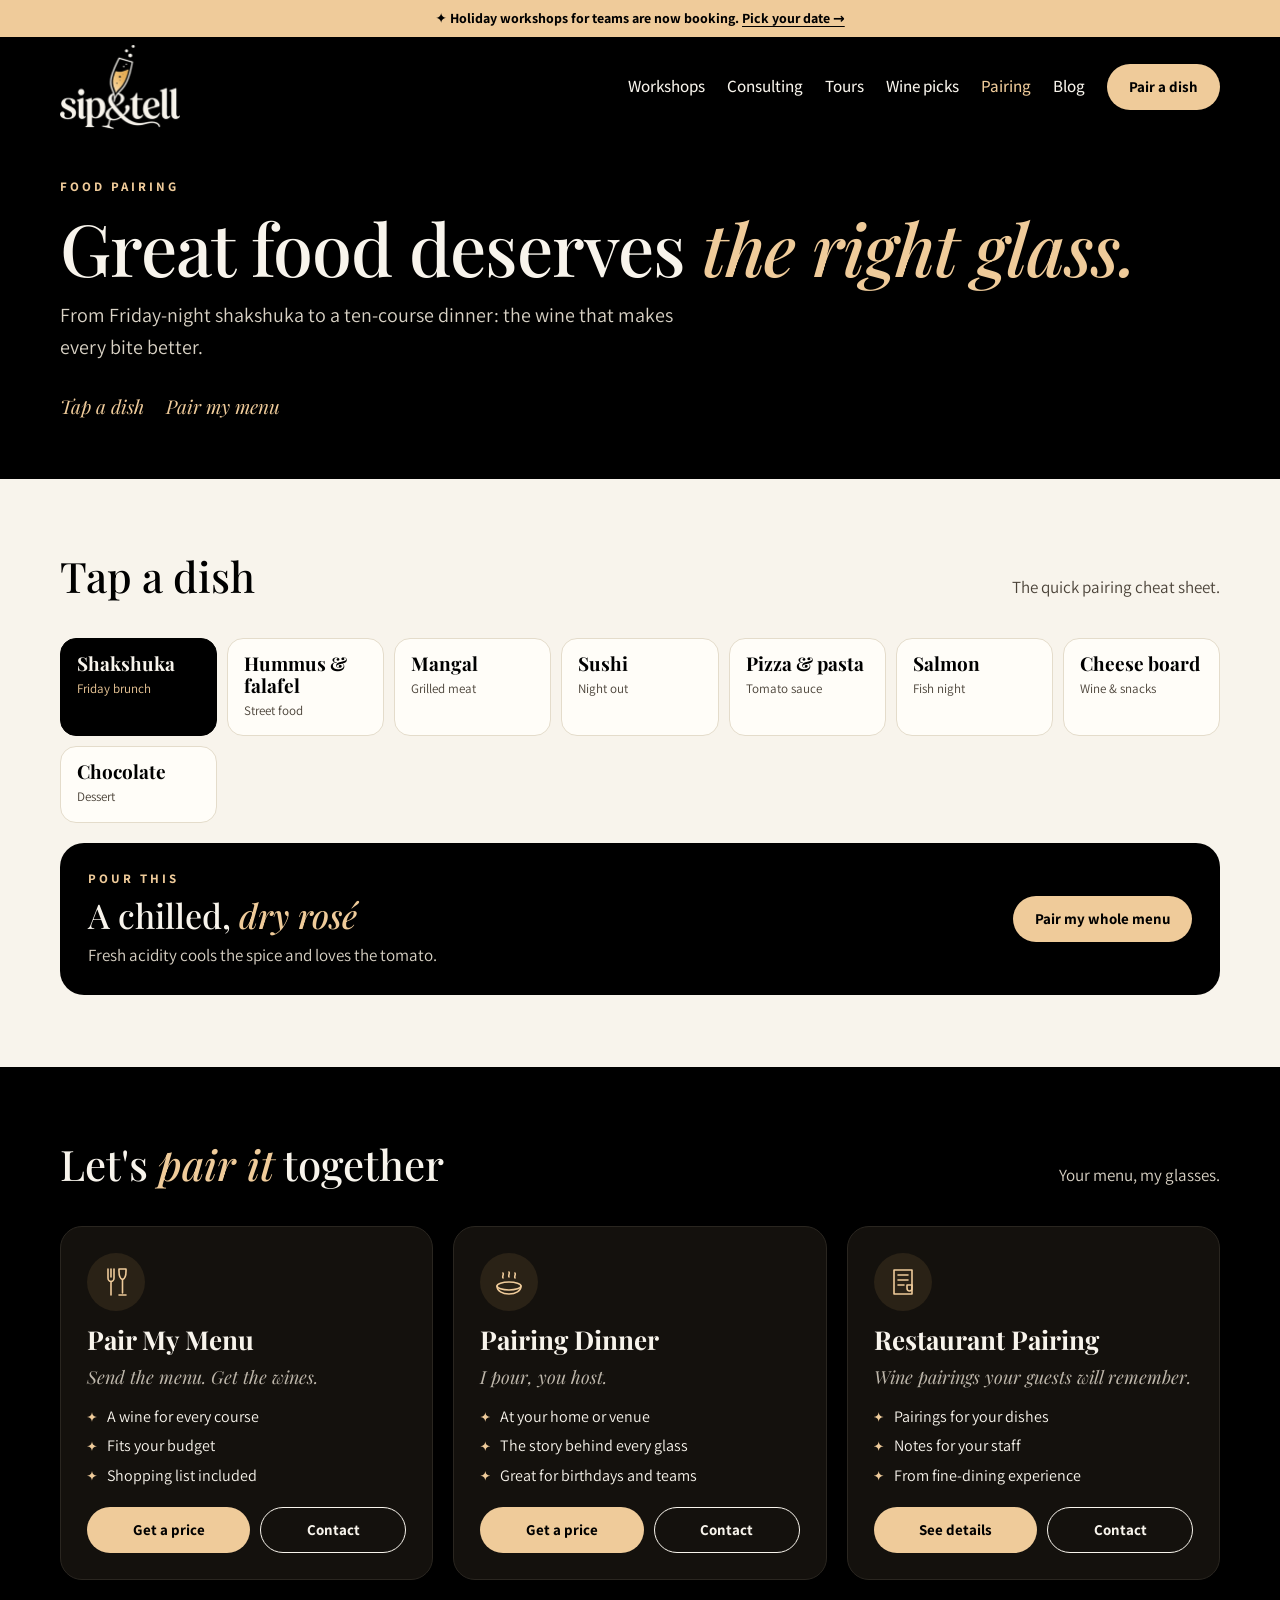
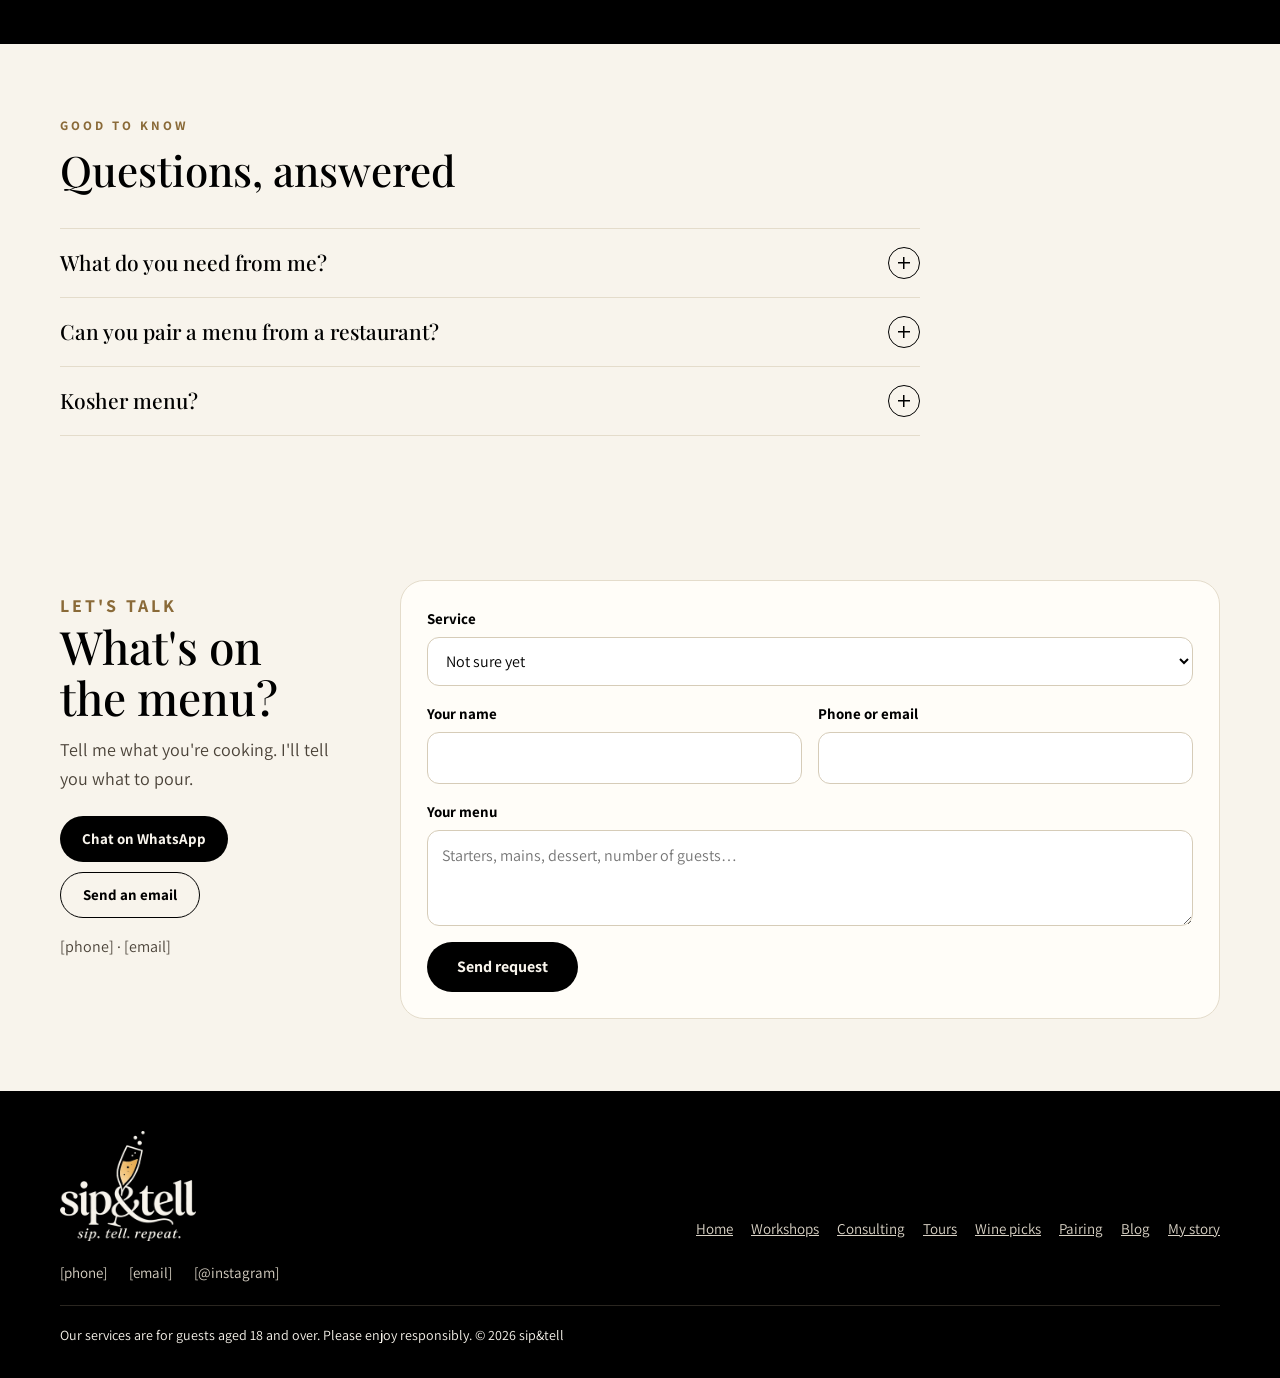
<file: pairing/index.html>
<!doctype html>
<html lang="en">
<head>
<meta charset="utf-8">
<meta name="viewport" content="width=device-width, initial-scale=1, viewport-fit=cover">
<title>sip&amp;tell Food Pairing</title>
<link rel="preconnect" href="https://fonts.googleapis.com">
<link rel="stylesheet" href="https://fonts.googleapis.com/css2?family=Playfair+Display:ital,wght@0,500;0,700;1,500&family=Assistant:wght@400;500;700&display=swap">
<link rel="stylesheet" href="../site.css">
<style>
/* Tap-a-dish cheat sheet */
.dishes{display:grid;grid-template-columns:repeat(auto-fill, minmax(140px, 1fr));gap:10px;margin-top:28px}
.dish{display:flex;flex-direction:column;align-items:flex-start;gap:4px;padding:14px 16px;min-height:72px;border-radius:16px;border:1.5px solid var(--line);background:var(--card);color:var(--black);font:inherit;text-align:left;cursor:pointer;transition:border-color .15s ease, background .15s ease}
.dish:hover{border-color:var(--black)}
.dish strong{font-family:var(--display);font-size:19px;font-weight:700;line-height:1.15}
.dish span{font-size:13px;color:var(--muted)}
.dish[aria-pressed="true"]{background:var(--black);color:var(--cream);border-color:var(--black)}
.dish[aria-pressed="true"] span{color:var(--gold)}
.match{margin-top:20px;background:var(--black);color:var(--cream);border-radius:24px;padding:26px 28px;display:flex;flex-wrap:wrap;gap:18px 32px;align-items:center}
.match-copy{flex:999 1 340px;min-width:0}
.match .eyebrow{color:var(--gold)}
.match h3{font-weight:500;font-size:clamp(26px, 3.4vw, 34px);line-height:1.12;margin-top:6px}
.match h3 em{color:var(--gold)}
.match p.why{margin-top:8px;color:var(--soft);max-width:36em}
.match .btn{flex:none}
.pop{animation:pop .35s ease}
@keyframes pop{from{opacity:.4;transform:translateY(4px)}to{opacity:1;transform:none}}
</style>
<link rel="icon" type="image/png" href="../favicon.png">
<link rel="apple-touch-icon" href="../apple-touch-icon.png">
<link rel="stylesheet" href="../extras.css">
</head>
<body>

<svg width="0" height="0" style="position:absolute" aria-hidden="true">
  <defs>
    <symbol id="flute" viewBox="-6 -24 52 144">
      <path d="M11.5 22H28.5C29 38 26 50 20 53C14 50 11 38 11.5 22Z" fill="#EFCB9A"/>
      <path d="M10 4H30C31 30 28 52 20 56C12 52 9 30 10 4Z" fill="none" stroke="currentColor" stroke-width="3" stroke-linejoin="round"/>
      <path d="M20 56V108M11 113Q20 107 29 113" fill="none" stroke="currentColor" stroke-width="3" stroke-linecap="round"/>
      <g fill="currentColor"><circle cx="25" cy="-6" r="3"/><circle cx="31" cy="-16" r="2.2"/><circle cx="21" cy="-20" r="1.6"/></g>
    </symbol>
  </defs>
</svg>

<div class="announce"><a href="../workshops/#holiday">✦ Holiday workshops for teams are now booking. <span>Pick your date →</span></a></div>

<header>
  <div class="wrap bar">
    <a class="logo logo-img" href="../" aria-label="sip&amp;tell home"><img src="../img/logo-light.png" alt="sip&amp;tell" width="242" height="170"></a>
    <nav class="nav" aria-label="Main">
      <div class="nav-links">
        <a href="../workshops/">Workshops</a>
        <a href="../consulting/">Consulting</a>
        <a href="../tours/">Tours</a>
        <a href="../wine-picks/">Wine picks</a>
        <a href="../pairing/" aria-current="page">Pairing</a>
        <a href="../blog/">Blog</a>
      </div>
      <a class="btn btn-gold" href="#cheat">Pair a dish</a>
      <button class="menu-btn" id="menu-btn" type="button" aria-label="Open menu" aria-expanded="false" aria-controls="mobile-menu">
        <svg width="20" height="20" viewBox="0 0 24 24" fill="none" stroke="currentColor" stroke-width="2" stroke-linecap="round" aria-hidden="true"><path d="M4 7h16M4 12h16M4 17h16"/></svg>
      </button>
    </nav>
  </div>
  <div class="mobile-menu" id="mobile-menu" hidden>
    <ul class="wrap">
      <li><a href="../">Home</a></li>
      <li><a href="../workshops/">Workshops</a></li>
      <li><a href="../consulting/">Consulting</a></li>
      <li><a href="../tours/">Tours</a></li>
      <li><a href="../wine-picks/">Wine picks</a></li>
      <li><a href="../pairing/" aria-current="page">Pairing</a></li>
      <li><a href="../blog/">Blog</a></li>
      <li><a href="#contact">Contact</a></li>
    </ul>
  </div>
</header>

<main>
<section class="dark">
  <div class="wrap intro">
    <p class="eyebrow" style="color:var(--gold)">Food pairing</p>
    <h1>Great food deserves <em>the right glass.</em></h1>
    <p class="lead">From Friday-night shakshuka to a ten-course dinner: the wine that makes every bite better.</p>
    <nav class="jump" aria-label="Page sections">
      <a href="#cheat">Tap a dish</a>
      <a href="#services">Pair my menu</a>
    </nav>
  </div>
</section>

<!-- Cheat sheet -->
<section id="cheat" class="wrap group">
  <div class="group-head">
    <h2>Tap a dish</h2>
    <p>The quick pairing cheat sheet.</p>
  </div>
  <div class="dishes" role="group" aria-label="Dishes">
    <button type="button" class="dish" data-d="shakshuka" aria-pressed="true"><strong>Shakshuka</strong><span>Friday brunch</span></button>
    <button type="button" class="dish" data-d="hummus" aria-pressed="false"><strong>Hummus &amp; falafel</strong><span>Street food</span></button>
    <button type="button" class="dish" data-d="grill" aria-pressed="false"><strong>Mangal</strong><span>Grilled meat</span></button>
    <button type="button" class="dish" data-d="sushi" aria-pressed="false"><strong>Sushi</strong><span>Night out</span></button>
    <button type="button" class="dish" data-d="pizza" aria-pressed="false"><strong>Pizza &amp; pasta</strong><span>Tomato sauce</span></button>
    <button type="button" class="dish" data-d="fish" aria-pressed="false"><strong>Salmon</strong><span>Fish night</span></button>
    <button type="button" class="dish" data-d="cheese" aria-pressed="false"><strong>Cheese board</strong><span>Wine &amp; snacks</span></button>
    <button type="button" class="dish" data-d="choc" aria-pressed="false"><strong>Chocolate</strong><span>Dessert</span></button>
  </div>
  <div class="match" id="match" aria-live="polite">
    <div class="match-copy">
      <p class="eyebrow">Pour this</p>
      <h3 id="m-wine">A chilled, <em>dry rosé</em></h3>
      <p class="why" id="m-why">Fresh acidity cools the spice and loves the tomato.</p>
    </div>
    <button class="btn btn-gold" type="button" data-fill="q-plan|Pair My Menu">Pair my whole menu</button>
  </div>
</section>

<!-- Services -->
<section id="services" class="dark band">
  <div class="wrap">
    <div class="group-head">
      <h2>Let's <em style="color:var(--gold)">pair it</em> together</h2>
      <p>Your menu, my glasses.</p>
    </div>
    <div class="plans">
      <article class="plan">
        <span class="icon"><svg viewBox="0 0 32 32" fill="none" stroke="currentColor" stroke-width="1.6" stroke-linecap="round" stroke-linejoin="round" aria-hidden="true"><path d="M8 3v9c0 2 1.5 3.5 3 3.5V29"/><path d="M11 3v8M14 3v9c0 2-1.5 3.5-3 3.5"/><path d="M19 3h7c.3 7-1.5 10-3.5 10.5C20.5 13 18.7 10 19 3z"/><path d="M22.5 13.5V27M19 29h7"/></svg></span>
        <h3>Pair My Menu</h3>
        <p class="line">Send the menu. Get the wines.</p>
        <ul class="inside">
          <li>A wine for every course</li>
          <li>Fits your budget</li>
          <li>Shopping list included</li>
        </ul>
        <div class="btns">
          <button class="btn btn-gold" type="button" data-fill="q-plan|Pair My Menu">Get a price</button>
          <a class="btn btn-line" href="#contact">Contact</a>
        </div>
      </article>

      <article class="plan">
        <span class="icon"><svg viewBox="0 0 32 32" fill="none" stroke="currentColor" stroke-width="1.6" stroke-linecap="round" stroke-linejoin="round" aria-hidden="true"><ellipse cx="16" cy="20" rx="12" ry="4"/><path d="M4 20c0 5 5.4 8 12 8s12-3 12-8"/><path d="M10 12c-1-2 1-3 0-5M16 11c-1-2 1-3 0-5M22 12c-1-2 1-3 0-5"/></svg></span>
        <h3>Pairing Dinner</h3>
        <p class="line">I pour, you host.</p>
        <ul class="inside">
          <li>At your home or venue</li>
          <li>The story behind every glass</li>
          <li>Great for birthdays and teams</li>
        </ul>
        <div class="btns">
          <button class="btn btn-gold" type="button" data-fill="q-plan|Pairing Dinner">Get a price</button>
          <a class="btn btn-line" href="#contact">Contact</a>
        </div>
      </article>

      <article class="plan">
        <span class="icon"><svg viewBox="0 0 32 32" fill="none" stroke="currentColor" stroke-width="1.6" stroke-linecap="round" stroke-linejoin="round" aria-hidden="true"><path d="M7 4h18v24H7z"/><path d="M11 9h10M11 14h10M11 19h6"/><path d="M20 22c0 2 1 3 2.5 3S25 24 25 22v-3h-5z"/></svg></span>
        <h3>Restaurant Pairing</h3>
        <p class="line">Wine pairings your guests will remember.</p>
        <ul class="inside">
          <li>Pairings for your dishes</li>
          <li>Notes for your staff</li>
          <li>From fine-dining experience</li>
        </ul>
        <div class="btns">
          <a class="btn btn-gold" href="../consulting/#business">See details</a>
          <a class="btn btn-line" href="#contact">Contact</a>
        </div>
      </article>
    </div>
  </div>
</section>

<section class="wrap faq" aria-labelledby="faq-h">
  <p class="eyebrow" style="color:var(--gold-ink)">Good to know</p>
  <h2 id="faq-h">Questions, answered</h2>
  <div class="faq-list">
    <details><summary>What do you need from me?</summary><p>Your menu, the number of guests and your budget. That's it.</p></details>
    <details><summary>Can you pair a menu from a restaurant?</summary><p>Yes. Send the restaurant's menu and I'll pick from their wine list.</p></details>
    <details><summary>Kosher menu?</summary><p>Yes. Every pairing can use kosher wines.</p></details>
  </div>
</section>

<!-- Contact + request -->
<section id="contact" class="wrap reach">
  <div class="reach-copy">
    <p class="eyebrow" style="color:var(--gold-ink)">Let's talk</p>
    <h2>What's on the menu?</h2>
    <p>Tell me what you're cooking. I'll tell you what to pour.</p>
    <div class="btns">
      <a class="btn btn-dark" href="#contact">Chat on WhatsApp</a>
      <a class="btn btn-line" href="#contact">Send an email</a>
    </div>
    <p class="details">[phone] · [email]</p>
  </div>
  <form class="quote" novalidate data-draft="Thanks! (Draft site: this form is not connected yet, so nothing was sent.)" data-missing="Please add your name and a phone number or email so I can get back to you.">
    <div class="field full">
      <label for="q-plan">Service</label>
      <select id="q-plan" name="plan">
        <option value="">Not sure yet</option>
        <option>Pair My Menu</option>
        <option>Pairing Dinner</option>
        <option>Restaurant Pairing</option>
      </select>
    </div>
    <div class="field">
      <label for="q-name">Your name</label>
      <input id="q-name" name="name" type="text" autocomplete="name" required>
    </div>
    <div class="field">
      <label for="q-contact">Phone or email</label>
      <input id="q-contact" name="contact" type="text" autocomplete="email" required>
    </div>
    <div class="field full">
      <label for="q-msg">Your menu</label>
      <textarea id="q-msg" name="message" placeholder="Starters, mains, dessert, number of guests…"></textarea>
    </div>
    <button class="btn btn-dark" type="submit">Send request</button>
    <p class="sent" role="status" hidden></p>
  </form>
</section>
</main>

<footer class="dark">
  <div class="wrap foot">
    <a class="logo logo-img" href="../" aria-label="sip&amp;tell home"><img src="../img/logo-full-light.png" alt="sip&amp;tell: sip. tell. repeat." width="322" height="260" loading="lazy"></a>
    <nav aria-label="Footer">
      <a href="../">Home</a>
      <a href="../workshops/">Workshops</a>
      <a href="../consulting/">Consulting</a>
      <a href="../tours/">Tours</a>
      <a href="../wine-picks/">Wine picks</a>
      <a href="../pairing/">Pairing</a>
      <a href="../blog/">Blog</a>
      <a href="../#story">My story</a>
    </nav>
    <p class="foot-contact"><span>[phone]</span><span>[email]</span><span>[@instagram]</span></p>
    <p class="legal">Our services are for guests aged 18 and over. Please enjoy responsibly. © 2026 sip&amp;tell</p>
  </div>
</footer>

<script src="../site.js"></script>
<script>
(function(){
  var PAIR = {
    shakshuka: ['A chilled, <em>dry rosé</em>', 'Fresh acidity cools the spice and loves the tomato.'],
    hummus:    ['A crisp white or <em>bubbles</em>', 'Bright and zesty cuts through tahini and fried crunch.'],
    grill:     ['A bold <em>red</em>: Cabernet or Syrah', 'Tannins and smoke meet charred meat halfway.'],
    sushi:     ['A dry <em>Riesling</em> or sparkling', 'Clean and lively, never louder than the fish.'],
    pizza:     ['An Italian <em>red</em>: Sangiovese', 'High acidity matches the tomato sauce.'],
    fish:      ['<em>Pinot Noir</em> or Chardonnay', 'Light enough for fish, rich enough for salmon.'],
    cheese:    ['Match the <em>region</em>', 'Goat cheese with Sauvignon Blanc, hard cheese with a red.'],
    choc:      ['A <em>sweet</em> red or Port', 'The wine should always be sweeter than the dessert.']
  };
  var match = document.getElementById('match');
  var dishes = document.querySelectorAll('.dish');
  dishes.forEach(function(d){
    d.addEventListener('click', function(){
      dishes.forEach(function(o){ o.setAttribute('aria-pressed', String(o === d)); });
      var p = PAIR[d.getAttribute('data-d')];
      document.getElementById('m-wine').innerHTML = p[0];
      document.getElementById('m-why').textContent = p[1];
      match.classList.remove('pop'); void match.offsetWidth; match.classList.add('pop');
    });
  });
})();
</script>
<nav class="cta-bar" aria-label="Quick actions">
  <a class="wa" href="#contact"><svg viewBox="0 0 24 24" fill="none" stroke="currentColor" stroke-width="1.8" stroke-linecap="round" stroke-linejoin="round" aria-hidden="true"><path d="M4 20l1.3-3.9A8 8 0 1 1 8 19z"/></svg>WhatsApp</a>
  <a class="go" href="#contact">Get a price</a>
</nav>
<script src="../extras.js"></script>
</body>
</html>
</file>
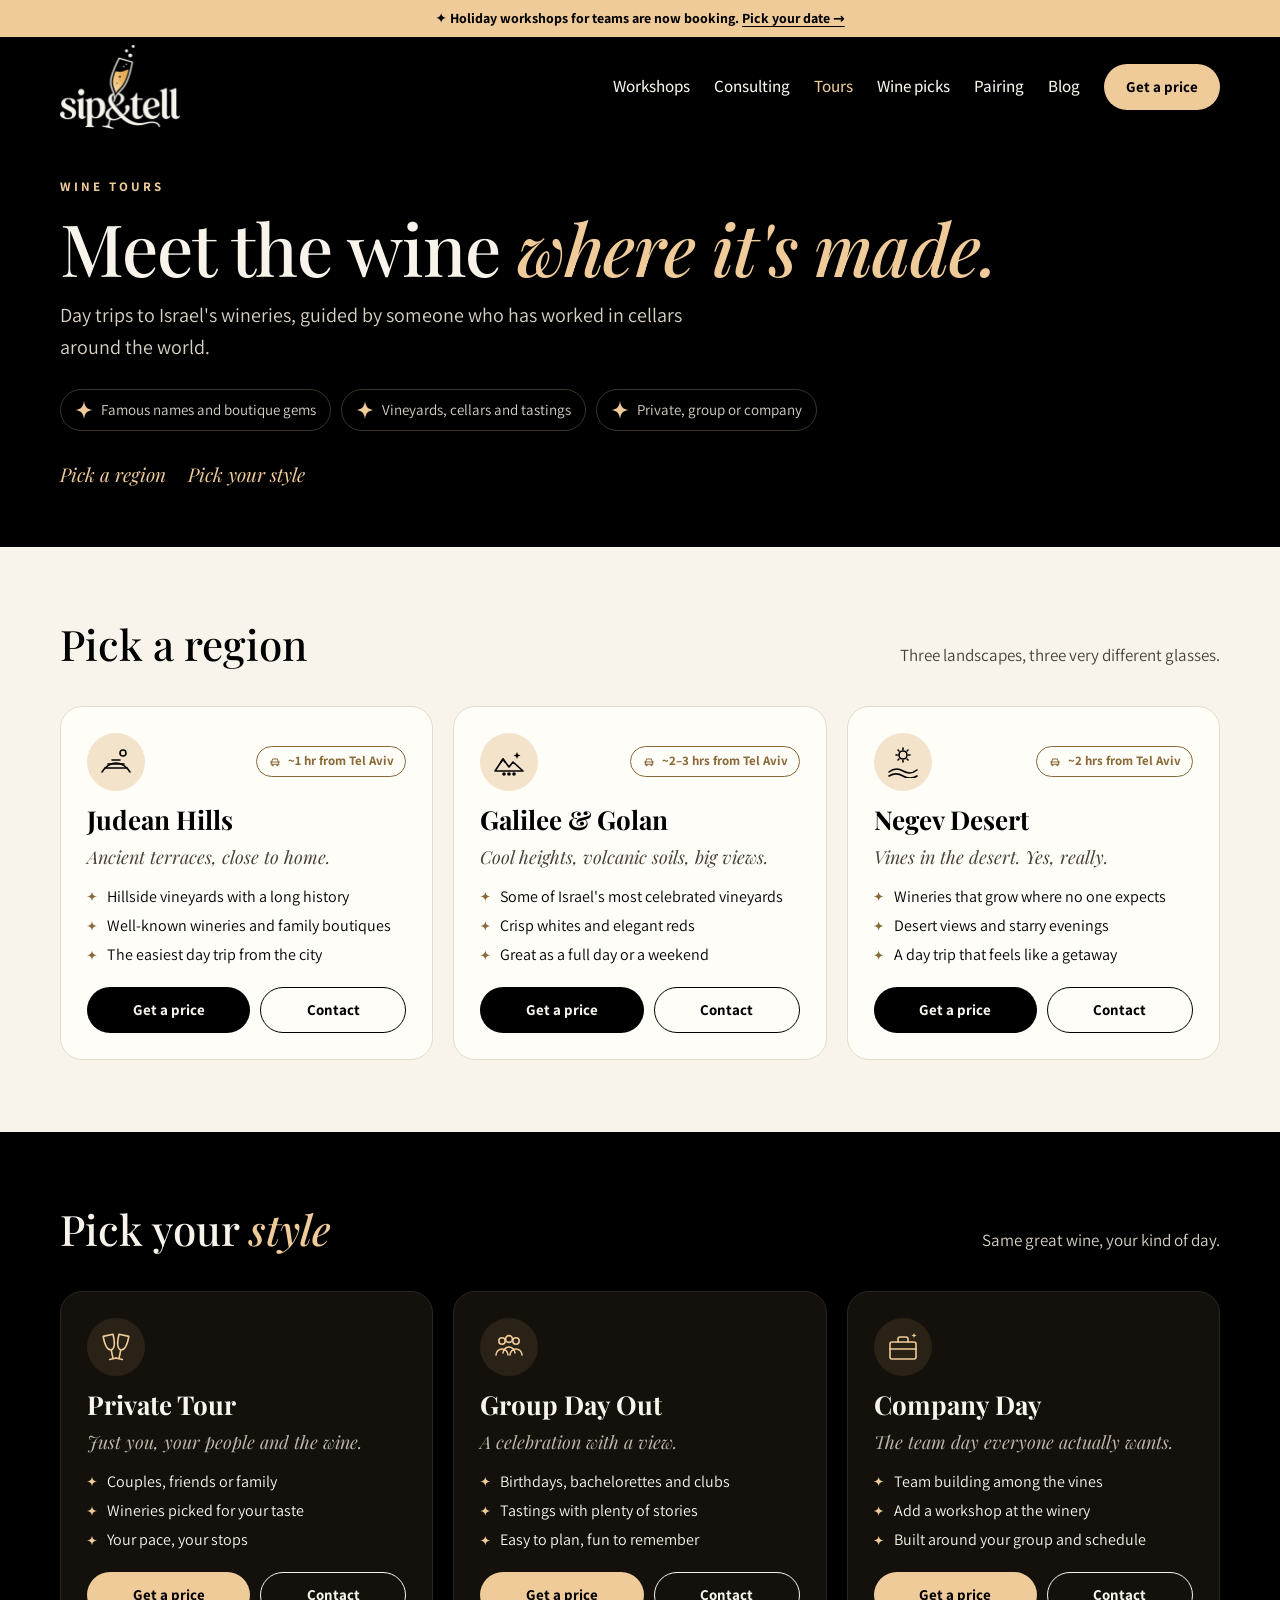
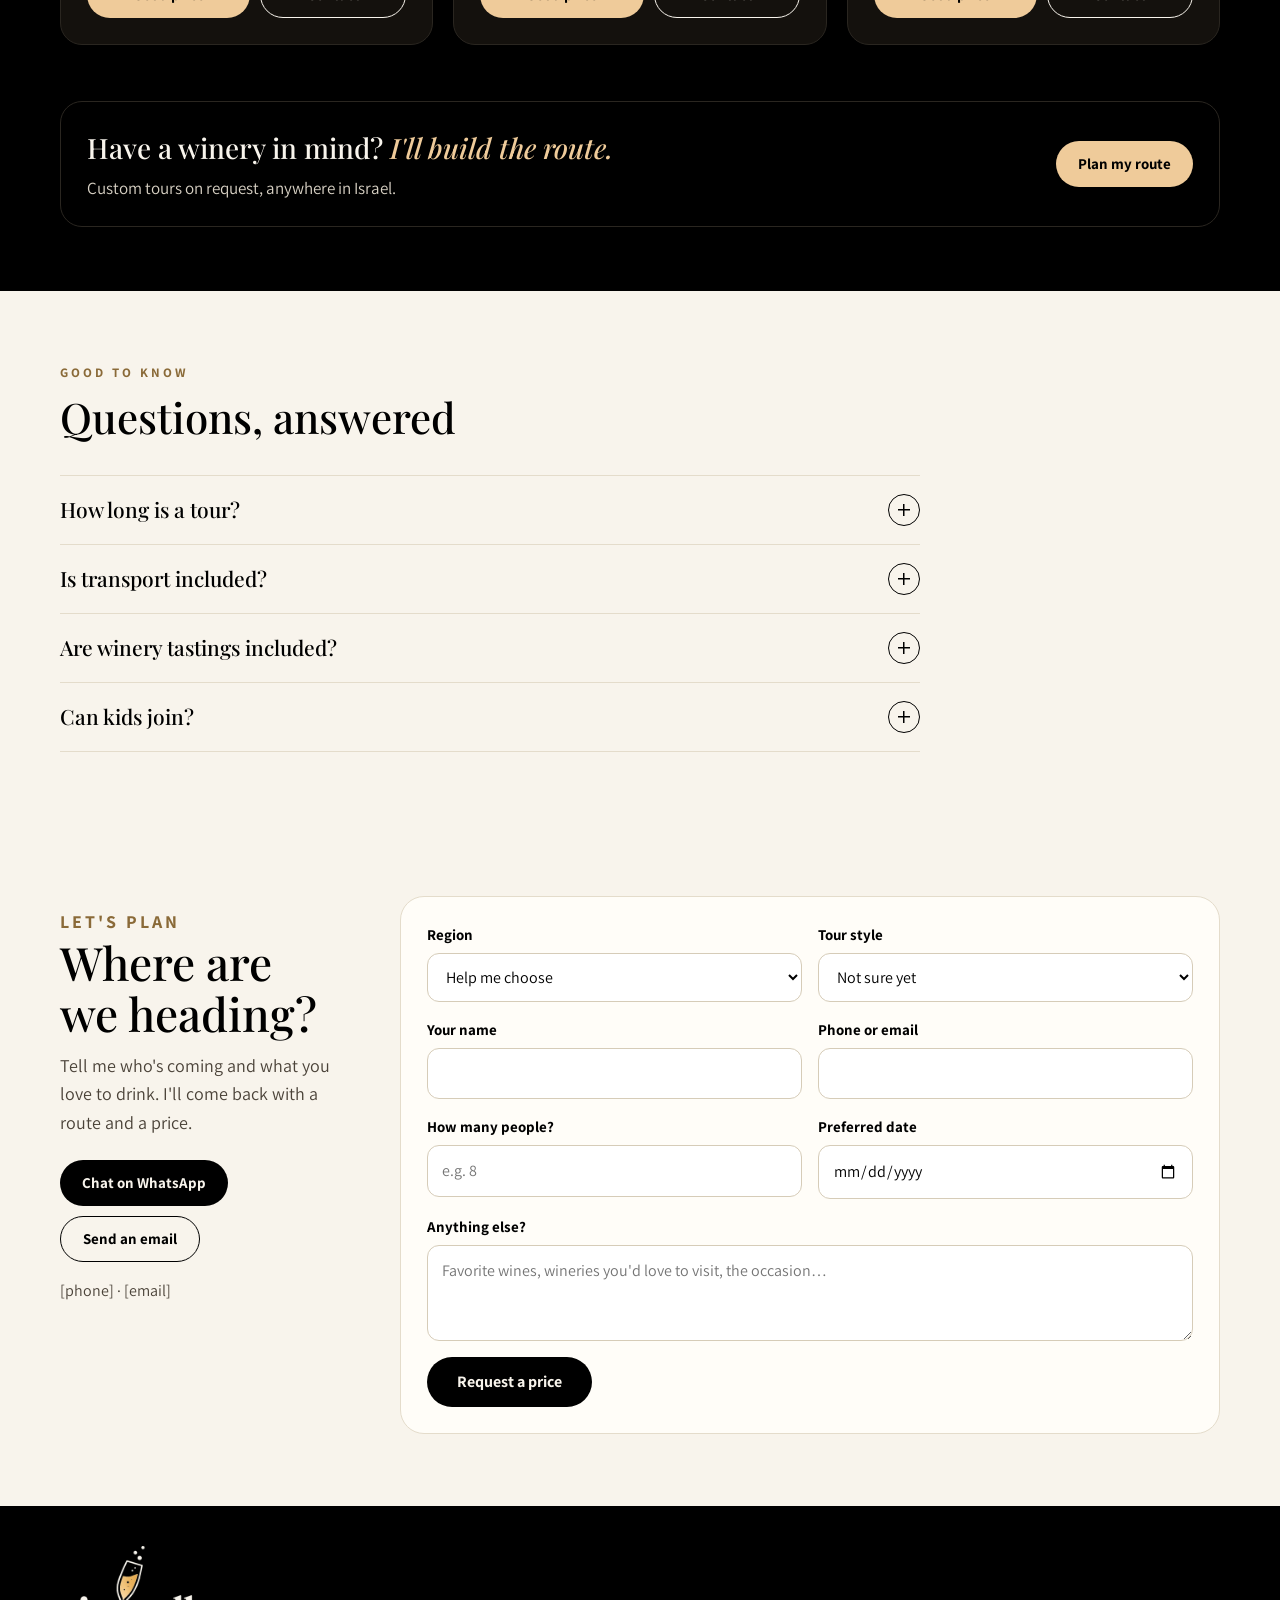
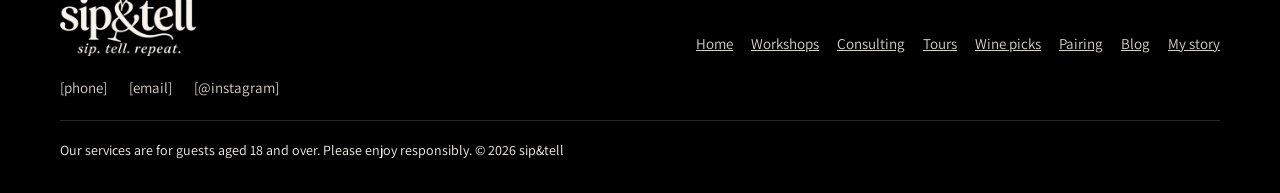
<file: tours/index.html>
<!doctype html>
<html lang="en">
<head>
<meta charset="utf-8">
<meta name="viewport" content="width=device-width, initial-scale=1, viewport-fit=cover">
<title>sip&amp;tell Wine Tours</title>
<link rel="preconnect" href="https://fonts.googleapis.com">
<link rel="stylesheet" href="https://fonts.googleapis.com/css2?family=Playfair+Display:ital,wght@0,500;0,700;1,500&family=Assistant:wght@400;500;700&display=swap">
<style>
/* Layout: same system as Workshops and Consulting. Cream for regions, a black band for tour styles */
:root{
  --black:#000000; --cream:#F8F4EC; --gold:#EFCB9A; --gold-ink:#8A6A38; --gold-soft:#F3E3CA;
  --card:#FFFDF8; --line:#E4DCCB; --muted:#4A4238; --muted-dark:#BDB6AA; --soft:#D9D2C5; --ink2:#14110D; --line-dark:#2A2620;
  --display:'Playfair Display', Georgia, 'Times New Roman', serif;
  --text:Assistant, 'Segoe UI', system-ui, -apple-system, sans-serif;
  color-scheme: light;
}
*{box-sizing:border-box}
html{scroll-behavior:smooth;padding-top:env(safe-area-inset-top,0px);padding-bottom:env(safe-area-inset-bottom,0px)}
@media (prefers-reduced-motion: reduce){html{scroll-behavior:auto}*{transition:none!important}}
body{margin:0;background:var(--cream);color:var(--black);font-family:var(--text);font-size:17px;line-height:1.6}
body::before{content:"";position:fixed;inset:0 0 auto;height:env(safe-area-inset-top,0px);z-index:10;background:var(--black)}
img{max-width:100%}
[hidden]{display:none!important}
a{color:inherit}
a:focus-visible,button:focus-visible,input:focus-visible,select:focus-visible,textarea:focus-visible{outline:2px solid var(--gold-ink);outline-offset:3px}
h1,h2,h3{font-family:var(--display);text-wrap:balance;margin:0}
p{margin:0}
.wrap{max-width:1200px;margin:0 auto;padding-left:max(20px, env(safe-area-inset-left,0px));padding-right:max(20px, env(safe-area-inset-right,0px))}
.dark{background:var(--black);color:var(--cream)}
.eyebrow{font-size:13px;font-weight:700;letter-spacing:3px;text-transform:uppercase}
.btn{display:inline-flex;align-items:center;justify-content:center;gap:8px;min-height:46px;border-radius:999px;padding:0 22px;font:inherit;font-weight:700;font-size:15px;text-decoration:none;white-space:nowrap;cursor:pointer;border:none;transition:transform .15s ease}
.btn:hover{transform:translateY(-1px)}
.btn-gold{background:var(--gold);color:var(--black)}
.btn-dark{background:var(--black);color:var(--cream)}
.btn-line{background:transparent;border:1.5px solid currentColor}

/* Logo */
.logo{display:inline-block;padding-top:.8em;color:var(--cream);text-decoration:none;font-family:var(--display);font-weight:700;line-height:1;letter-spacing:-.5px;white-space:nowrap;font-size:30px}
.logo .amp{position:relative;display:inline-block}
.logo svg{position:absolute;left:50%;bottom:.6em;width:.42em;height:1.16em;transform:translateX(-45%) rotate(14deg);transform-origin:bottom center;overflow:visible}

/* Header */
header{position:sticky;top:env(safe-area-inset-top,0px);z-index:20;background:var(--black);color:var(--cream)}
.bar{display:flex;align-items:center;justify-content:space-between;gap:16px;padding-block:12px}
.nav{display:flex;align-items:center;gap:24px}
.nav-links{display:flex;gap:24px;font-weight:500}
.nav-links a{text-decoration:none;color:var(--cream)}
.nav-links a:hover,.nav-links a[aria-current]{color:var(--gold)}
.menu-btn{display:none;background:none;border:1.5px solid var(--cream);color:var(--cream);width:48px;height:48px;border-radius:50%;cursor:pointer;align-items:center;justify-content:center}
@media (max-width: 1000px){.nav-links{display:none}.menu-btn{display:inline-flex}.nav .btn{padding:0 16px}.nav{gap:10px}}
.mobile-menu{border-top:1px solid var(--line-dark)}
.mobile-menu ul{list-style:none;margin:0;padding-block:8px 18px;display:flex;flex-direction:column}
.mobile-menu a{display:block;padding:12px 0;font-family:var(--display);font-size:22px;text-decoration:none;color:var(--cream)}

/* Intro */
.intro{padding-block:40px 56px}
.intro h1{font-weight:500;font-size:clamp(40px, 7vw, 72px);line-height:1.05;letter-spacing:-1px;margin-top:12px}
.intro h1 em{color:var(--gold)}
.intro .lead{margin-top:14px;font-size:clamp(17px, 2.2vw, 20px);color:var(--soft);max-width:32em}
.facts{display:flex;flex-wrap:wrap;gap:10px;margin-top:26px}
.facts span{display:inline-flex;align-items:center;gap:8px;border:1px solid #3A342B;border-radius:999px;padding:8px 14px;font-size:15px;color:var(--soft)}
.facts svg{width:18px;height:18px;color:var(--gold);flex:none}
.jump{display:flex;flex-wrap:wrap;gap:8px 22px;margin-top:28px;font-family:var(--display);font-style:italic;font-size:19px}
.jump a{color:var(--gold);text-decoration:none;border-bottom:1px solid transparent}
.jump a:hover{border-color:var(--gold)}

/* Groups and cards */
.group{padding-block:64px 8px}
.group-head{display:flex;flex-wrap:wrap;align-items:baseline;justify-content:space-between;gap:6px 24px}
.group-head h2{font-weight:500;font-size:clamp(30px, 4vw, 42px)}
.group-head p{color:var(--muted);font-size:17px}
.plans{display:grid;grid-template-columns:repeat(auto-fit, minmax(270px, 1fr));gap:20px;margin-top:28px}
.plan{display:flex;flex-direction:column;gap:14px;background:var(--card);border:1px solid var(--line);border-radius:22px;padding:26px;min-width:0}
.plan-top{display:flex;align-items:center;justify-content:space-between;gap:12px}
.icon{width:58px;height:58px;border-radius:50%;background:var(--gold-soft);display:flex;align-items:center;justify-content:center;flex:none}
.icon svg{width:32px;height:32px}
.tag{display:inline-flex;align-items:center;gap:6px;font-size:13px;font-weight:700;color:var(--gold-ink);border:1px solid currentColor;border-radius:999px;padding:4px 11px;white-space:nowrap}
.tag svg{width:14px;height:14px}
.plan h3{font-weight:700;font-size:26px;line-height:1.15}
.plan .line{font-family:var(--display);font-style:italic;font-size:18px;color:var(--muted);margin-top:-6px}
.inside{list-style:none;margin:0;padding:0;display:flex;flex-direction:column;gap:7px}
.inside li{display:flex;gap:10px;align-items:flex-start;font-size:16px;line-height:1.4}
.inside li::before{content:"";flex:none;width:10px;height:10px;margin-top:6px;background:var(--gold-ink);clip-path:path("M5 0C5.4 3.3 6.7 4.6 10 5C6.7 5.4 5.4 6.7 5 10C4.6 6.7 3.3 5.4 0 5C3.3 4.6 4.6 3.3 5 0Z")}
.plan .btns{display:flex;flex-wrap:wrap;gap:10px;margin-top:auto;padding-top:6px}
.plan .btns .btn{flex:1 1 auto}

/* Styles band */
.styles{margin-top:64px;padding-block:64px}
.styles .group-head p{color:var(--soft)}
.styles .plan{background:var(--ink2);border-color:var(--line-dark);color:var(--cream)}
.styles .icon{background:#2A2216}
.styles .icon svg{color:var(--gold)}
.styles .plan .line{color:var(--muted-dark)}
.styles .inside li::before{background:var(--gold)}

/* Custom route strip */
.custom{margin-top:56px;display:flex;flex-wrap:wrap;align-items:center;justify-content:space-between;gap:16px 28px;border:1px solid var(--line-dark);border-radius:22px;padding:24px 26px}
.custom h3{font-weight:500;font-size:clamp(22px, 3vw, 28px)}
.custom h3 em{color:var(--gold)}
.custom p{color:var(--soft);margin-top:4px}

/* Contact + quote */
.reach{padding-block:72px;display:flex;flex-wrap:wrap;gap:40px}
.reach-copy{flex:1 1 300px;min-width:0}
.reach-copy h2{font-weight:500;font-size:clamp(32px, 4.5vw, 46px);line-height:1.12}
.reach-copy p{margin-top:12px;color:var(--muted);font-size:18px;max-width:26em}
.reach-copy .btns{display:flex;flex-wrap:wrap;gap:10px;margin-top:22px}
.reach-copy .details{margin-top:16px;font-size:16px;user-select:all}
form{flex:999 1 420px;min-width:0;background:var(--card);border:1px solid var(--line);border-radius:24px;padding:26px;display:grid;grid-template-columns:repeat(2, minmax(0, 1fr));gap:16px}
@media (max-width: 560px){form{grid-template-columns:1fr}}
.field{display:flex;flex-direction:column;gap:6px;min-width:0}
.field.full{grid-column:1 / -1}
label{font-weight:700;font-size:15px}
input,select,textarea{font:inherit;font-size:16px;color:var(--black);background:#FFFFFF;border:1px solid #D6CCB8;border-radius:12px;padding:12px 14px;min-height:48px;width:100%}
textarea{resize:vertical;min-height:96px}
form .btn{grid-column:1 / -1;justify-self:start;min-height:50px;padding:0 30px;font-size:16px}
.sent{grid-column:1 / -1;font-size:15px;color:var(--muted);background:var(--gold-soft);border-radius:12px;padding:12px 14px}
.highlight{animation:glow 1.4s ease}
@keyframes glow{0%{box-shadow:0 0 0 0 rgba(239,203,154,0)}30%{box-shadow:0 0 0 6px rgba(239,203,154,.8)}100%{box-shadow:0 0 0 0 rgba(239,203,154,0)}}

/* Footer */
footer{color:var(--soft)}
.foot{display:flex;flex-wrap:wrap;align-items:flex-end;justify-content:space-between;gap:20px;padding-block:40px 32px}
.foot .logo{font-size:26px}
.foot nav{display:flex;flex-wrap:wrap;gap:18px;font-size:15px}
.foot nav a{color:var(--soft)}
.legal{flex-basis:100%;border-top:1px solid var(--line-dark);padding-top:18px;font-size:14px;margin:0}

/* Phone & tablet: keep the page menu visible as a swipeable row under the logo */
@media (max-width: 1000px){
  .bar{flex-wrap:wrap;row-gap:0;gap:10px}
  .bar > .logo{margin-right:auto}
  .nav{display:contents}
  .nav-links{display:flex!important;order:3;flex-basis:100%;min-width:0;overflow-x:auto;scrollbar-width:none;gap:20px;margin-top:10px;padding:10px 24px 0 0;border-top:1px solid #2A2620;font-size:15px;-webkit-mask-image:linear-gradient(90deg,#000 88%,transparent);mask-image:linear-gradient(90deg,#000 88%,transparent)}
  .nav-links::-webkit-scrollbar{display:none}
  .nav-links a{white-space:nowrap;flex:none;padding-block:4px}
  .nav-links a[aria-current]{color:var(--gold)}
}
</style>
<link rel="icon" type="image/png" href="../favicon.png">
<link rel="apple-touch-icon" href="../apple-touch-icon.png">
<link rel="stylesheet" href="../extras.css">
</head>
<body>

<svg width="0" height="0" style="position:absolute" aria-hidden="true">
  <defs>
    <symbol id="flute" viewBox="-6 -24 52 144">
      <path d="M11.5 22H28.5C29 38 26 50 20 53C14 50 11 38 11.5 22Z" fill="#EFCB9A"/>
      <path d="M10 4H30C31 30 28 52 20 56C12 52 9 30 10 4Z" fill="none" stroke="currentColor" stroke-width="3" stroke-linejoin="round"/>
      <path d="M20 56V108M11 113Q20 107 29 113" fill="none" stroke="currentColor" stroke-width="3" stroke-linecap="round"/>
      <g fill="currentColor"><circle cx="25" cy="-6" r="3"/><circle cx="31" cy="-16" r="2.2"/><circle cx="21" cy="-20" r="1.6"/></g>
    </symbol>
    <symbol id="i-spark" viewBox="0 0 24 24"><path d="M12 0C13 8 16 11 24 12C16 13 13 16 12 24C11 16 8 13 0 12C8 11 11 8 12 0Z" fill="currentColor"/></symbol>
    <symbol id="i-car" viewBox="0 0 24 24"><path d="M5 16h14M6 16V12l2-5h8l2 5v4M4 12h16" fill="none" stroke="currentColor" stroke-width="1.8" stroke-linecap="round" stroke-linejoin="round"/><circle cx="8" cy="17.5" r="1.8" fill="currentColor"/><circle cx="16" cy="17.5" r="1.8" fill="currentColor"/></symbol>
  </defs>
</svg>

<div class="announce"><a href="../workshops/#holiday">✦ Holiday workshops for teams are now booking. <span>Pick your date →</span></a></div>

<header>
  <div class="wrap bar">
    <a class="logo logo-img" href="../" aria-label="sip&amp;tell home"><img src="../img/logo-light.png" alt="sip&amp;tell" width="242" height="170"></a>
    <nav class="nav" aria-label="Main">
      <div class="nav-links">
        <a href="../workshops/">Workshops</a>
        <a href="../consulting/">Consulting</a>
        <a href="../tours/" aria-current="page">Tours</a>
        <a href="../wine-picks/">Wine picks</a>
        <a href="../pairing/">Pairing</a>
        <a href="../blog/">Blog</a>
      </div>
      <a class="btn btn-gold" href="#quote">Get a price</a>
      <button class="menu-btn" id="menu-btn" type="button" aria-label="Open menu" aria-expanded="false" aria-controls="mobile-menu">
        <svg width="20" height="20" viewBox="0 0 24 24" fill="none" stroke="currentColor" stroke-width="2" stroke-linecap="round" aria-hidden="true"><path d="M4 7h16M4 12h16M4 17h16"/></svg>
      </button>
    </nav>
  </div>
  <div class="mobile-menu" id="mobile-menu" hidden>
    <ul class="wrap">
      <li><a href="../">Home</a></li>
      <li><a href="../workshops/">Workshops</a></li>
      <li><a href="../consulting/">Consulting</a></li>
      <li><a href="../tours/" aria-current="page">Tours</a></li>
      <li><a href="../wine-picks/">Wine picks</a></li>
      <li><a href="../pairing/">Pairing</a></li>
      <li><a href="../blog/">Blog</a></li>
      <li><a href="../#story">My story</a></li>
      <li><a href="#contact">Contact</a></li>
    </ul>
  </div>
</header>

<main>
<section class="dark">
  <div class="wrap intro">
    <p class="eyebrow" style="color:var(--gold)">Wine tours</p>
    <h1>Meet the wine <em>where it's made.</em></h1>
    <p class="lead">Day trips to Israel's wineries, guided by someone who has worked in cellars around the world.</p>
    <div class="facts">
      <span><svg aria-hidden="true"><use href="#i-spark"/></svg>Famous names and boutique gems</span>
      <span><svg aria-hidden="true"><use href="#i-spark"/></svg>Vineyards, cellars and tastings</span>
      <span><svg aria-hidden="true"><use href="#i-spark"/></svg>Private, group or company</span>
    </div>
    <nav class="jump" aria-label="Tour sections">
      <a href="#regions">Pick a region</a>
      <a href="#styles">Pick your style</a>
    </nav>
  </div>
</section>

<!-- Regions -->
<section id="regions" class="wrap group">
  <div class="group-head">
    <h2>Pick a region</h2>
    <p>Three landscapes, three very different glasses.</p>
  </div>
  <div class="plans">
    <article class="plan">
      <div class="plan-top">
        <span class="icon"><svg viewBox="0 0 32 32" fill="none" stroke="currentColor" stroke-width="1.6" stroke-linecap="round" stroke-linejoin="round" aria-hidden="true"><path d="M2 26c4-6 8-9 14-9s10 3 14 9"/><path d="M5 22h22M8 18h16M12 14h8"/><circle cx="23" cy="7" r="3"/></svg></span>
        <span class="tag"><svg aria-hidden="true"><use href="#i-car"/></svg>~1 hr from Tel Aviv</span>
      </div>
      <h3>Judean Hills</h3>
      <p class="line">Ancient terraces, close to home.</p>
      <ul class="inside">
        <li>Hillside vineyards with a long history</li>
        <li>Well-known wineries and family boutiques</li>
        <li>The easiest day trip from the city</li>
      </ul>
      <div class="btns">
        <button class="btn btn-dark" type="button" data-region="Judean Hills">Get a price</button>
        <a class="btn btn-line" href="#contact">Contact</a>
      </div>
    </article>

    <article class="plan">
      <div class="plan-top">
        <span class="icon"><svg viewBox="0 0 32 32" fill="none" stroke="currentColor" stroke-width="1.6" stroke-linecap="round" stroke-linejoin="round" aria-hidden="true"><path d="M2 25l8-12 6 8 4-5 10 9z"/><path d="M8 16l2-3 2 3"/><circle cx="11" cy="28" r="1" fill="currentColor"/><circle cx="16" cy="28" r="1" fill="currentColor"/><circle cx="21" cy="28" r="1" fill="currentColor"/><path d="M24 6l1 2.5 2.5 1-2.5 1L24 13l-1-2.5-2.5-1 2.5-1z" fill="currentColor" stroke="none"/></svg></span>
        <span class="tag"><svg aria-hidden="true"><use href="#i-car"/></svg>~2–3 hrs from Tel Aviv</span>
      </div>
      <h3>Galilee &amp; Golan</h3>
      <p class="line">Cool heights, volcanic soils, big views.</p>
      <ul class="inside">
        <li>Some of Israel's most celebrated vineyards</li>
        <li>Crisp whites and elegant reds</li>
        <li>Great as a full day or a weekend</li>
      </ul>
      <div class="btns">
        <button class="btn btn-dark" type="button" data-region="Galilee &amp; Golan">Get a price</button>
        <a class="btn btn-line" href="#contact">Contact</a>
      </div>
    </article>

    <article class="plan">
      <div class="plan-top">
        <span class="icon"><svg viewBox="0 0 32 32" fill="none" stroke="currentColor" stroke-width="1.6" stroke-linecap="round" stroke-linejoin="round" aria-hidden="true"><circle cx="16" cy="9" r="4"/><path d="M16 2v1.5M16 14.5V16M9 9h1.5M21.5 9H23M11 4l1 1M20 13l1 1M21 4l-1 1M12 13l-1 1"/><path d="M2 26c5-4 9-4 14-1s9 3 14-1"/><path d="M2 30c5-3 9-3 14 0s9 3 14 0"/></svg></span>
        <span class="tag"><svg aria-hidden="true"><use href="#i-car"/></svg>~2 hrs from Tel Aviv</span>
      </div>
      <h3>Negev Desert</h3>
      <p class="line">Vines in the desert. Yes, really.</p>
      <ul class="inside">
        <li>Wineries that grow where no one expects</li>
        <li>Desert views and starry evenings</li>
        <li>A day trip that feels like a getaway</li>
      </ul>
      <div class="btns">
        <button class="btn btn-dark" type="button" data-region="Negev Desert">Get a price</button>
        <a class="btn btn-line" href="#contact">Contact</a>
      </div>
    </article>
  </div>
</section>

<!-- Styles -->
<section id="styles" class="dark styles">
  <div class="wrap">
    <div class="group-head">
      <h2>Pick your <em style="color:var(--gold)">style</em></h2>
      <p>Same great wine, your kind of day.</p>
    </div>
    <div class="plans">
      <article class="plan">
        <span class="icon"><svg viewBox="0 0 32 32" fill="none" stroke="currentColor" stroke-width="1.6" stroke-linecap="round" stroke-linejoin="round" aria-hidden="true"><g transform="rotate(-12 11 18)"><path d="M6 4h10c.4 10-2 14.5-5 15c-3-.5-5.4-5-5-15z"/><path d="M11 19v8M7.5 28h7"/></g><g transform="rotate(12 21 18)"><path d="M16 4h10c.4 10-2 14.5-5 15c-3-.5-5.4-5-5-15z"/><path d="M21 19v8M17.5 28h7"/></g></svg></span>
        <h3>Private Tour</h3>
        <p class="line">Just you, your people and the wine.</p>
        <ul class="inside">
          <li>Couples, friends or family</li>
          <li>Wineries picked for your taste</li>
          <li>Your pace, your stops</li>
        </ul>
        <div class="btns">
          <button class="btn btn-gold" type="button" data-style="Private Tour">Get a price</button>
          <a class="btn btn-line" href="#contact">Contact</a>
        </div>
      </article>

      <article class="plan">
        <span class="icon"><svg viewBox="0 0 32 32" fill="none" stroke="currentColor" stroke-width="1.6" stroke-linecap="round" stroke-linejoin="round" aria-hidden="true"><circle cx="9" cy="10" r="3.2"/><circle cx="16" cy="8" r="3.4"/><circle cx="23" cy="10" r="3.2"/><path d="M3 24a6 6 0 0 1 12 0M10 22a6 6 0 0 1 12 0M17 24a6 6 0 0 1 12 0"/></svg></span>
        <h3>Group Day Out</h3>
        <p class="line">A celebration with a view.</p>
        <ul class="inside">
          <li>Birthdays, bachelorettes and clubs</li>
          <li>Tastings with plenty of stories</li>
          <li>Easy to plan, fun to remember</li>
        </ul>
        <div class="btns">
          <button class="btn btn-gold" type="button" data-style="Group Day Out">Get a price</button>
          <a class="btn btn-line" href="#contact">Contact</a>
        </div>
      </article>

      <article class="plan">
        <span class="icon"><svg viewBox="0 0 32 32" fill="none" stroke="currentColor" stroke-width="1.6" stroke-linecap="round" stroke-linejoin="round" aria-hidden="true"><rect x="3" y="11" width="26" height="17" rx="2"/><path d="M11 11V8a2 2 0 0 1 2-2h6a2 2 0 0 1 2 2v3"/><path d="M3 18h26"/><path d="M27 2l.7 1.8 1.8.7-1.8.7L27 7l-.7-1.8-1.8-.7 1.8-.7z" fill="currentColor" stroke="none"/></svg></span>
        <h3>Company Day</h3>
        <p class="line">The team day everyone actually wants.</p>
        <ul class="inside">
          <li>Team building among the vines</li>
          <li>Add a workshop at the winery</li>
          <li>Built around your group and schedule</li>
        </ul>
        <div class="btns">
          <button class="btn btn-gold" type="button" data-style="Company Day">Get a price</button>
          <a class="btn btn-line" href="#contact">Contact</a>
        </div>
      </article>
    </div>

    <div class="custom">
      <div>
        <h3>Have a winery in mind? <em>I'll build the route.</em></h3>
        <p>Custom tours on request, anywhere in Israel.</p>
      </div>
      <button class="btn btn-gold" type="button" data-style="Custom route">Plan my route</button>
    </div>
  </div>
</section>

<section class="wrap faq" aria-labelledby="faq-h">
  <p class="eyebrow" style="color:var(--gold-ink)">Good to know</p>
  <h2 id="faq-h">Questions, answered</h2>
  <div class="faq-list">
    <details><summary>How long is a tour?</summary><p>A full day, about [8] hours, with two or three wineries and lunch.</p></details>
    <details><summary>Is transport included?</summary><p>[Yes, door-to-door from Tel Aviv / You drive and I meet you there].</p></details>
    <details><summary>Are winery tastings included?</summary><p>[Tastings are included in the price / paid at each winery].</p></details>
    <details><summary>Can kids join?</summary><p>Families are welcome. Tastings are for guests aged 18 and over.</p></details>
  </div>
</section>

<!-- Contact + price request -->
<section id="contact" class="wrap reach">
  <div class="reach-copy">
    <p class="eyebrow" style="color:var(--gold-ink)">Let's plan</p>
    <h2>Where are we heading?</h2>
    <p>Tell me who's coming and what you love to drink. I'll come back with a route and a price.</p>
    <div class="btns">
      <a class="btn btn-dark" href="#contact">Chat on WhatsApp</a>
      <a class="btn btn-line" href="#contact">Send an email</a>
    </div>
    <p class="details">[phone] · [email]</p>
  </div>

  <form id="quote" novalidate>
    <div class="field">
      <label for="q-region">Region</label>
      <select id="q-region" name="region">
        <option value="">Help me choose</option>
        <option>Judean Hills</option>
        <option>Galilee &amp; Golan</option>
        <option>Negev Desert</option>
      </select>
    </div>
    <div class="field">
      <label for="q-style">Tour style</label>
      <select id="q-style" name="style">
        <option value="">Not sure yet</option>
        <option>Private Tour</option>
        <option>Group Day Out</option>
        <option>Company Day</option>
        <option>Custom route</option>
      </select>
    </div>
    <div class="field">
      <label for="q-name">Your name</label>
      <input id="q-name" name="name" type="text" autocomplete="name" required>
    </div>
    <div class="field">
      <label for="q-phone">Phone or email</label>
      <input id="q-phone" name="contact" type="text" autocomplete="email" required>
    </div>
    <div class="field">
      <label for="q-size">How many people?</label>
      <input id="q-size" name="size" type="number" min="1" inputmode="numeric" placeholder="e.g. 8">
    </div>
    <div class="field">
      <label for="q-date">Preferred date</label>
      <input id="q-date" name="date" type="date">
    </div>
    <div class="field full">
      <label for="q-msg">Anything else?</label>
      <textarea id="q-msg" name="message" placeholder="Favorite wines, wineries you'd love to visit, the occasion…"></textarea>
    </div>
    <button class="btn btn-dark" type="submit">Request a price</button>
    <p class="sent" id="q-sent" role="status" hidden></p>
  </form>
</section>
</main>

<footer class="dark">
  <div class="wrap foot">
    <a class="logo logo-img" href="../" aria-label="sip&amp;tell home"><img src="../img/logo-full-light.png" alt="sip&amp;tell: sip. tell. repeat." width="322" height="260" loading="lazy"></a>
    <nav aria-label="Footer">
      <a href="../">Home</a>
      <a href="../workshops/">Workshops</a>
      <a href="../consulting/">Consulting</a>
      <a href="../tours/">Tours</a>
      <a href="../wine-picks/">Wine picks</a>
      <a href="../pairing/">Pairing</a>
      <a href="../blog/">Blog</a>
      <a href="../#story">My story</a>
    </nav>
    <p class="foot-contact"><span>[phone]</span><span>[email]</span><span>[@instagram]</span></p>
    <p class="legal">Our services are for guests aged 18 and over. Please enjoy responsibly. © 2026 sip&amp;tell</p>
  </div>
</footer>

<script>
(function(){
  var btn = document.getElementById('menu-btn');
  var menu = document.getElementById('mobile-menu');
  function setOpen(open){
    menu.hidden = !open;
    btn.setAttribute('aria-expanded', String(open));
    btn.setAttribute('aria-label', open ? 'Close menu' : 'Open menu');
  }
  btn.addEventListener('click', function(){ setOpen(menu.hidden); });
  menu.addEventListener('click', function(e){ if (e.target.closest('a')) setOpen(false); });
  window.addEventListener('resize', function(){ if (window.innerWidth > 1000) setOpen(false); });

  // "Get a price" fills in the region or the style, then jumps to the form
  var form = document.getElementById('quote');
  function goToForm(){
    form.scrollIntoView({behavior: 'smooth', block: 'center'});
    form.classList.remove('highlight'); void form.offsetWidth; form.classList.add('highlight');
    setTimeout(function(){ document.getElementById('q-name').focus({preventScroll: true}); }, 500);
  }
  document.querySelectorAll('[data-region]').forEach(function(b){
    b.addEventListener('click', function(){ document.getElementById('q-region').value = b.getAttribute('data-region'); goToForm(); });
  });
  document.querySelectorAll('[data-style]').forEach(function(b){
    b.addEventListener('click', function(){ document.getElementById('q-style').value = b.getAttribute('data-style'); goToForm(); });
  });

  var sent = document.getElementById('q-sent');
  form.addEventListener('submit', function(e){
    e.preventDefault();
    var name = document.getElementById('q-name');
    var contact = document.getElementById('q-phone');
    if (!name.value.trim() || !contact.value.trim()){
      sent.hidden = false;
      sent.textContent = 'Please add your name and a phone number or email so I can get back to you.';
      (name.value.trim() ? contact : name).focus();
      return;
    }
    sent.hidden = false;
    sent.textContent = 'Thanks, ' + name.value.trim() + '! (Draft site: this form is not connected yet, so nothing was sent.)';
  });
})();
</script>
<nav class="cta-bar" aria-label="Quick actions">
  <a class="wa" href="#contact"><svg viewBox="0 0 24 24" fill="none" stroke="currentColor" stroke-width="1.8" stroke-linecap="round" stroke-linejoin="round" aria-hidden="true"><path d="M4 20l1.3-3.9A8 8 0 1 1 8 19z"/></svg>WhatsApp</a>
  <a class="go" href="#contact">Get a price</a>
</nav>
<script src="../extras.js"></script>
</body>
</html>
</file>
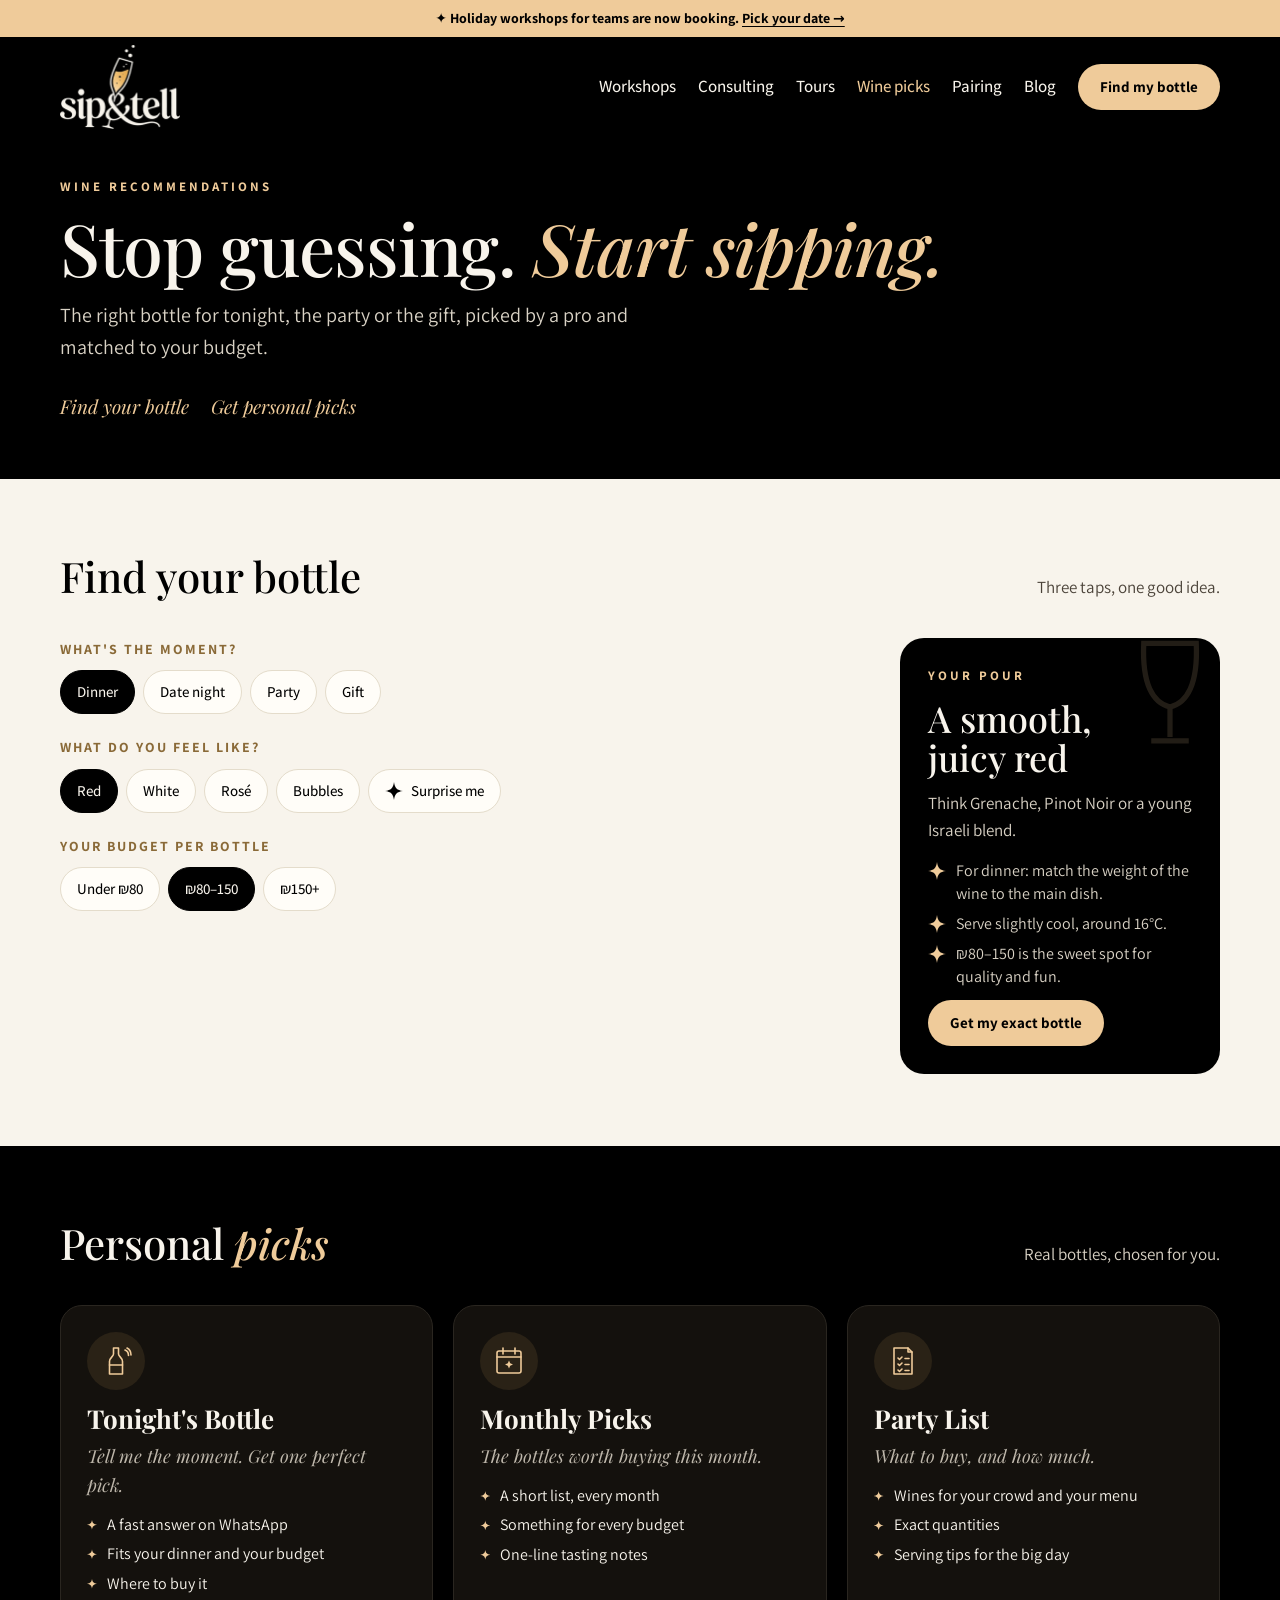
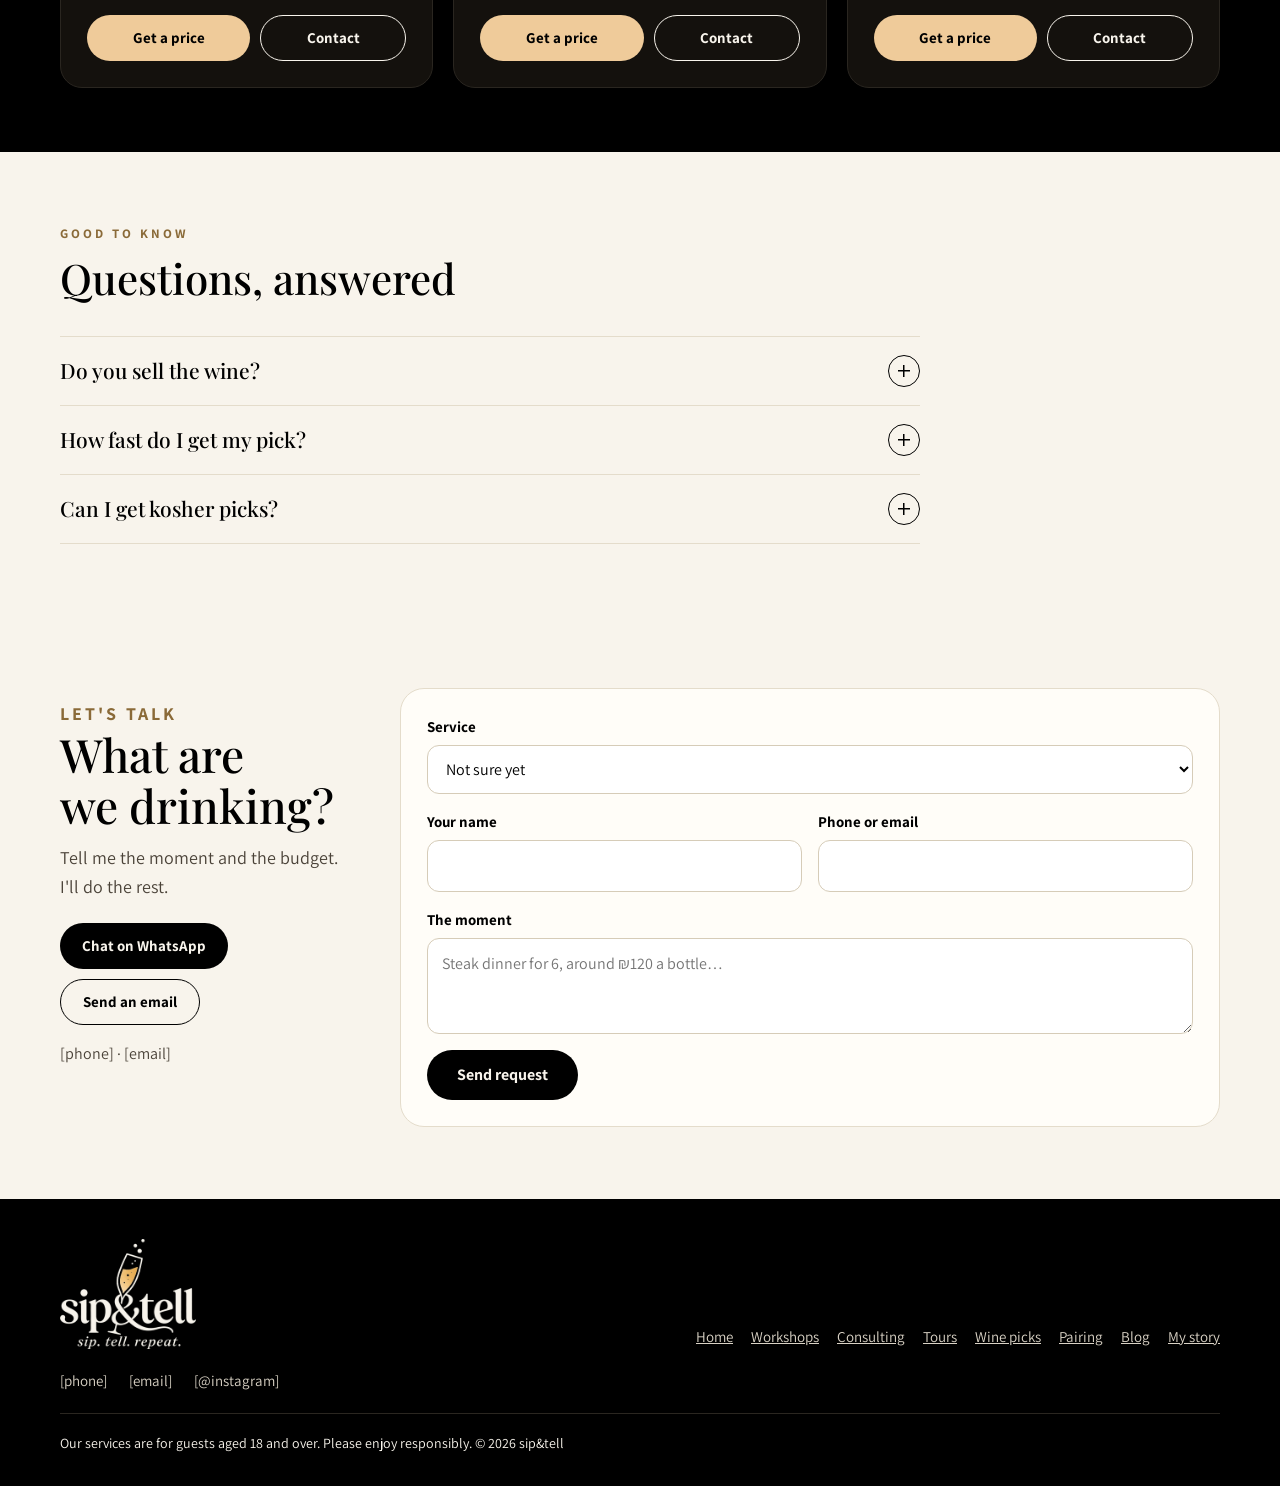
<file: wine-picks/index.html>
<!doctype html>
<html lang="en">
<head>
<meta charset="utf-8">
<meta name="viewport" content="width=device-width, initial-scale=1, viewport-fit=cover">
<title>sip&amp;tell Wine Picks</title>
<link rel="preconnect" href="https://fonts.googleapis.com">
<link rel="stylesheet" href="https://fonts.googleapis.com/css2?family=Playfair+Display:ital,wght@0,500;0,700;1,500&family=Assistant:wght@400;500;700&display=swap">
<link rel="stylesheet" href="../site.css">
<style>
/* Bottle finder: three rows of choices on the left, a live result card on the right */
.finder{display:flex;flex-wrap:wrap;gap:28px;margin-top:28px;align-items:stretch}
.finder-q{flex:999 1 420px;min-width:0;display:flex;flex-direction:column;gap:22px}
.finder-q h3{font-family:var(--text);font-size:14px;font-weight:700;letter-spacing:2px;text-transform:uppercase;color:var(--gold-ink);margin-bottom:10px}
.result{flex:1 1 320px;min-width:0;background:var(--black);color:var(--cream);border-radius:24px;padding:28px;display:flex;flex-direction:column;gap:12px;position:relative;overflow:hidden}
.result .eyebrow{color:var(--gold)}
.result h3{font-weight:500;font-size:clamp(28px, 3.4vw, 36px);line-height:1.1}
.result .ex{color:var(--soft)}
.result ul{list-style:none;margin:4px 0 0;padding:0;display:flex;flex-direction:column;gap:8px}
.result li{display:flex;gap:10px;align-items:flex-start;font-size:16px;line-height:1.4;color:var(--soft)}
.result li svg{width:18px;height:18px;flex:none;margin-top:2px;color:var(--gold)}
.result .btn{align-self:flex-start;margin-top:auto}
.result .glass{position:absolute;right:-10px;top:-6px;width:120px;height:120px;color:var(--gold);opacity:.14;pointer-events:none}
.pop{animation:pop .35s ease}
@keyframes pop{from{opacity:.4;transform:translateY(4px)}to{opacity:1;transform:none}}
</style>
<link rel="icon" type="image/png" href="../favicon.png">
<link rel="apple-touch-icon" href="../apple-touch-icon.png">
<link rel="stylesheet" href="../extras.css">
</head>
<body>

<svg width="0" height="0" style="position:absolute" aria-hidden="true">
  <defs>
    <symbol id="flute" viewBox="-6 -24 52 144">
      <path d="M11.5 22H28.5C29 38 26 50 20 53C14 50 11 38 11.5 22Z" fill="#EFCB9A"/>
      <path d="M10 4H30C31 30 28 52 20 56C12 52 9 30 10 4Z" fill="none" stroke="currentColor" stroke-width="3" stroke-linejoin="round"/>
      <path d="M20 56V108M11 113Q20 107 29 113" fill="none" stroke="currentColor" stroke-width="3" stroke-linecap="round"/>
      <g fill="currentColor"><circle cx="25" cy="-6" r="3"/><circle cx="31" cy="-16" r="2.2"/><circle cx="21" cy="-20" r="1.6"/></g>
    </symbol>
    <symbol id="i-spark" viewBox="0 0 24 24"><path d="M12 0C13 8 16 11 24 12C16 13 13 16 12 24C11 16 8 13 0 12C8 11 11 8 12 0Z" fill="currentColor"/></symbol>
  </defs>
</svg>

<div class="announce"><a href="../workshops/#holiday">✦ Holiday workshops for teams are now booking. <span>Pick your date →</span></a></div>

<header>
  <div class="wrap bar">
    <a class="logo logo-img" href="../" aria-label="sip&amp;tell home"><img src="../img/logo-light.png" alt="sip&amp;tell" width="242" height="170"></a>
    <nav class="nav" aria-label="Main">
      <div class="nav-links">
        <a href="../workshops/">Workshops</a>
        <a href="../consulting/">Consulting</a>
        <a href="../tours/">Tours</a>
        <a href="../wine-picks/" aria-current="page">Wine picks</a>
        <a href="../pairing/">Pairing</a>
        <a href="../blog/">Blog</a>
      </div>
      <a class="btn btn-gold" href="#finder">Find my bottle</a>
      <button class="menu-btn" id="menu-btn" type="button" aria-label="Open menu" aria-expanded="false" aria-controls="mobile-menu">
        <svg width="20" height="20" viewBox="0 0 24 24" fill="none" stroke="currentColor" stroke-width="2" stroke-linecap="round" aria-hidden="true"><path d="M4 7h16M4 12h16M4 17h16"/></svg>
      </button>
    </nav>
  </div>
  <div class="mobile-menu" id="mobile-menu" hidden>
    <ul class="wrap">
      <li><a href="../">Home</a></li>
      <li><a href="../workshops/">Workshops</a></li>
      <li><a href="../consulting/">Consulting</a></li>
      <li><a href="../tours/">Tours</a></li>
      <li><a href="../wine-picks/" aria-current="page">Wine picks</a></li>
      <li><a href="../pairing/">Pairing</a></li>
      <li><a href="../blog/">Blog</a></li>
      <li><a href="#contact">Contact</a></li>
    </ul>
  </div>
</header>

<main>
<section class="dark">
  <div class="wrap intro">
    <p class="eyebrow" style="color:var(--gold)">Wine recommendations</p>
    <h1>Stop guessing. <em>Start sipping.</em></h1>
    <p class="lead">The right bottle for tonight, the party or the gift, picked by a pro and matched to your budget.</p>
    <nav class="jump" aria-label="Page sections">
      <a href="#finder">Find your bottle</a>
      <a href="#picks">Get personal picks</a>
    </nav>
  </div>
</section>

<!-- Bottle finder -->
<section id="finder" class="wrap group">
  <div class="group-head">
    <h2>Find your bottle</h2>
    <p>Three taps, one good idea.</p>
  </div>
  <div class="finder">
    <div class="finder-q">
      <div>
        <h3 id="q1">What's the moment?</h3>
        <div class="choices" role="group" aria-labelledby="q1" data-q="occasion">
          <button type="button" class="choice" data-v="dinner" aria-pressed="true">Dinner</button>
          <button type="button" class="choice" data-v="date" aria-pressed="false">Date night</button>
          <button type="button" class="choice" data-v="party" aria-pressed="false">Party</button>
          <button type="button" class="choice" data-v="gift" aria-pressed="false">Gift</button>
        </div>
      </div>
      <div>
        <h3 id="q2">What do you feel like?</h3>
        <div class="choices" role="group" aria-labelledby="q2" data-q="style">
          <button type="button" class="choice" data-v="red" aria-pressed="true">Red</button>
          <button type="button" class="choice" data-v="white" aria-pressed="false">White</button>
          <button type="button" class="choice" data-v="rose" aria-pressed="false">Rosé</button>
          <button type="button" class="choice" data-v="bubbles" aria-pressed="false">Bubbles</button>
          <button type="button" class="choice" data-v="surprise" aria-pressed="false"><svg aria-hidden="true"><use href="#i-spark"/></svg>Surprise me</button>
        </div>
      </div>
      <div>
        <h3 id="q3">Your budget per bottle</h3>
        <div class="choices" role="group" aria-labelledby="q3" data-q="budget">
          <button type="button" class="choice" data-v="low" aria-pressed="false">Under ₪80</button>
          <button type="button" class="choice" data-v="mid" aria-pressed="true">₪80–150</button>
          <button type="button" class="choice" data-v="high" aria-pressed="false">₪150+</button>
        </div>
      </div>
    </div>

    <div class="result" id="result" aria-live="polite">
      <svg class="glass" viewBox="0 0 32 32" fill="none" stroke="currentColor" stroke-width="1.4" aria-hidden="true"><path d="M9 3h14c.5 11-2.5 16-7 17c-4.5-1-7.5-6-7-17z"/><path d="M16 20v8M11 29h10"/></svg>
      <p class="eyebrow">Your pour</p>
      <h3 id="r-title">A smooth, juicy red</h3>
      <p class="ex" id="r-ex">Think Grenache, Pinot Noir or a young Israeli blend.</p>
      <ul>
        <li><svg aria-hidden="true"><use href="#i-spark"/></svg><span id="r-occ">For dinner: match the weight of the wine to the main dish.</span></li>
        <li><svg aria-hidden="true"><use href="#i-spark"/></svg><span id="r-serve">Serve slightly cool, around 16°C.</span></li>
        <li><svg aria-hidden="true"><use href="#i-spark"/></svg><span id="r-budget">₪80–150 is the sweet spot for quality and fun.</span></li>
      </ul>
      <button class="btn btn-gold" type="button" data-fill="q-plan|Tonight's Bottle">Get my exact bottle</button>
    </div>
  </div>
</section>

<!-- Personal picks -->
<section id="picks" class="dark band">
  <div class="wrap">
    <div class="group-head">
      <h2>Personal <em style="color:var(--gold)">picks</em></h2>
      <p>Real bottles, chosen for you.</p>
    </div>
    <div class="plans">
      <article class="plan">
        <span class="icon"><svg viewBox="0 0 32 32" fill="none" stroke="currentColor" stroke-width="1.6" stroke-linecap="round" stroke-linejoin="round" aria-hidden="true"><path d="M13.5 3h5v6c0 2.5 4 3.5 4 7.5V29h-13V16.5c0-4 4-5 4-7.5z"/><path d="M9.5 20h13"/><path d="M25 5c2.5 1 3.5 3 3.5 5.5M27 3c3 1.5 4 4 4 7" /></svg></span>
        <h3>Tonight's Bottle</h3>
        <p class="line">Tell me the moment. Get one perfect pick.</p>
        <ul class="inside">
          <li>A fast answer on WhatsApp</li>
          <li>Fits your dinner and your budget</li>
          <li>Where to buy it</li>
        </ul>
        <div class="btns">
          <button class="btn btn-gold" type="button" data-fill="q-plan|Tonight's Bottle">Get a price</button>
          <a class="btn btn-line" href="#contact">Contact</a>
        </div>
      </article>

      <article class="plan">
        <span class="icon"><svg viewBox="0 0 32 32" fill="none" stroke="currentColor" stroke-width="1.6" stroke-linecap="round" stroke-linejoin="round" aria-hidden="true"><rect x="4" y="6" width="24" height="22" rx="2"/><path d="M4 12h24M10 3v6M22 3v6"/><path d="M16 15.5l1.2 2.8 2.8 1.2-2.8 1.2L16 23.5l-1.2-2.8-2.8-1.2 2.8-1.2z" fill="currentColor" stroke="none"/></svg></span>
        <h3>Monthly Picks</h3>
        <p class="line">The bottles worth buying this month.</p>
        <ul class="inside">
          <li>A short list, every month</li>
          <li>Something for every budget</li>
          <li>One-line tasting notes</li>
        </ul>
        <div class="btns">
          <button class="btn btn-gold" type="button" data-fill="q-plan|Monthly Picks">Get a price</button>
          <a class="btn btn-line" href="#contact">Contact</a>
        </div>
      </article>

      <article class="plan">
        <span class="icon"><svg viewBox="0 0 32 32" fill="none" stroke="currentColor" stroke-width="1.6" stroke-linecap="round" stroke-linejoin="round" aria-hidden="true"><path d="M7 3h14l4 4v22H7z"/><path d="M21 3v4h4"/><path d="M11 13l1.5 1.5L15 12M11 19l1.5 1.5L15 18M11 25l1.5 1.5L15 24M18 13.5h4M18 19.5h4M18 25.5h4"/></svg></span>
        <h3>Party List</h3>
        <p class="line">What to buy, and how much.</p>
        <ul class="inside">
          <li>Wines for your crowd and your menu</li>
          <li>Exact quantities</li>
          <li>Serving tips for the big day</li>
        </ul>
        <div class="btns">
          <button class="btn btn-gold" type="button" data-fill="q-plan|Party List">Get a price</button>
          <a class="btn btn-line" href="#contact">Contact</a>
        </div>
      </article>
    </div>
  </div>
</section>

<section class="wrap faq" aria-labelledby="faq-h">
  <p class="eyebrow" style="color:var(--gold-ink)">Good to know</p>
  <h2 id="faq-h">Questions, answered</h2>
  <div class="faq-list">
    <details><summary>Do you sell the wine?</summary><p>No. You get the name of the bottle and where to buy it, at a shop near you or online.</p></details>
    <details><summary>How fast do I get my pick?</summary><p>Usually the same day on WhatsApp.</p></details>
    <details><summary>Can I get kosher picks?</summary><p>Of course. Just say so when you ask.</p></details>
  </div>
</section>

<!-- Contact + request -->
<section id="contact" class="wrap reach">
  <div class="reach-copy">
    <p class="eyebrow" style="color:var(--gold-ink)">Let's talk</p>
    <h2>What are we drinking?</h2>
    <p>Tell me the moment and the budget. I'll do the rest.</p>
    <div class="btns">
      <a class="btn btn-dark" href="#contact">Chat on WhatsApp</a>
      <a class="btn btn-line" href="#contact">Send an email</a>
    </div>
    <p class="details">[phone] · [email]</p>
  </div>
  <form class="quote" novalidate data-draft="Thanks! (Draft site: this form is not connected yet, so nothing was sent.)" data-missing="Please add your name and a phone number or email so I can get back to you.">
    <div class="field full">
      <label for="q-plan">Service</label>
      <select id="q-plan" name="plan">
        <option value="">Not sure yet</option>
        <option>Tonight's Bottle</option>
        <option>Monthly Picks</option>
        <option>Party List</option>
      </select>
    </div>
    <div class="field">
      <label for="q-name">Your name</label>
      <input id="q-name" name="name" type="text" autocomplete="name" required>
    </div>
    <div class="field">
      <label for="q-contact">Phone or email</label>
      <input id="q-contact" name="contact" type="text" autocomplete="email" required>
    </div>
    <div class="field full">
      <label for="q-msg">The moment</label>
      <textarea id="q-msg" name="message" placeholder="Steak dinner for 6, around ₪120 a bottle…"></textarea>
    </div>
    <button class="btn btn-dark" type="submit">Send request</button>
    <p class="sent" role="status" hidden></p>
  </form>
</section>
</main>

<footer class="dark">
  <div class="wrap foot">
    <a class="logo logo-img" href="../" aria-label="sip&amp;tell home"><img src="../img/logo-full-light.png" alt="sip&amp;tell: sip. tell. repeat." width="322" height="260" loading="lazy"></a>
    <nav aria-label="Footer">
      <a href="../">Home</a>
      <a href="../workshops/">Workshops</a>
      <a href="../consulting/">Consulting</a>
      <a href="../tours/">Tours</a>
      <a href="../wine-picks/">Wine picks</a>
      <a href="../pairing/">Pairing</a>
      <a href="../blog/">Blog</a>
      <a href="../#story">My story</a>
    </nav>
    <p class="foot-contact"><span>[phone]</span><span>[email]</span><span>[@instagram]</span></p>
    <p class="legal">Our services are for guests aged 18 and over. Please enjoy responsibly. © 2026 sip&amp;tell</p>
  </div>
</footer>

<script src="../site.js"></script>
<script>
(function(){
  var STYLE = {
    red:      { t: 'A smooth, juicy red',          ex: 'Think Grenache, Pinot Noir or a young Israeli blend.',      s: 'Serve slightly cool, around 16°C.' },
    white:    { t: 'A crisp, fresh white',         ex: 'Think Sauvignon Blanc, Riesling or an unoaked Chardonnay.', s: 'Serve cold, around 8–10°C.' },
    rose:     { t: 'A dry, pale rosé',             ex: 'Think Provence style, or a local rosé from the Galilee.',   s: 'Serve well chilled, around 8°C.' },
    bubbles:  { t: 'A dry sparkling wine',         ex: 'Think cava, crémant, or Champagne for the big moments.',    s: 'Serve very cold, around 6–8°C.' },
    surprise: { t: 'Something you’ve never tried', ex: 'A grape or a region you haven’t met yet. Let me pick it.', s: 'Trust me on this one.' }
  };
  var OCC = {
    dinner: 'For dinner: match the weight of the wine to the main dish.',
    date:   'For a date: one great bottle beats two good ones.',
    party:  'For a party: plan about half a bottle per guest.',
    gift:   'For a gift: choose a bottle with a story you can tell.'
  };
  var BUD = {
    low:  'Under ₪80 there are real gems. Ask me for this week’s best value.',
    mid:  '₪80–150 is the sweet spot for quality and fun.',
    high: '₪150+ opens the door to special, age-worthy bottles.'
  };
  var state = { occasion: 'dinner', style: 'red', budget: 'mid' };
  var result = document.getElementById('result');
  function render(){
    var st = STYLE[state.style];
    document.getElementById('r-title').textContent = st.t;
    document.getElementById('r-ex').textContent = st.ex;
    document.getElementById('r-serve').textContent = st.s;
    document.getElementById('r-occ').textContent = OCC[state.occasion];
    document.getElementById('r-budget').textContent = BUD[state.budget];
    result.classList.remove('pop'); void result.offsetWidth; result.classList.add('pop');
  }
  document.querySelectorAll('[data-q]').forEach(function(group){
    var key = group.getAttribute('data-q');
    group.querySelectorAll('.choice').forEach(function(c){
      c.addEventListener('click', function(){
        group.querySelectorAll('.choice').forEach(function(o){ o.setAttribute('aria-pressed', String(o === c)); });
        state[key] = c.getAttribute('data-v');
        render();
      });
    });
  });
})();
</script>
<nav class="cta-bar" aria-label="Quick actions">
  <a class="wa" href="#contact"><svg viewBox="0 0 24 24" fill="none" stroke="currentColor" stroke-width="1.8" stroke-linecap="round" stroke-linejoin="round" aria-hidden="true"><path d="M4 20l1.3-3.9A8 8 0 1 1 8 19z"/></svg>WhatsApp</a>
  <a class="go" href="#contact">Get a price</a>
</nav>
<script src="../extras.js"></script>
</body>
</html>
</file>
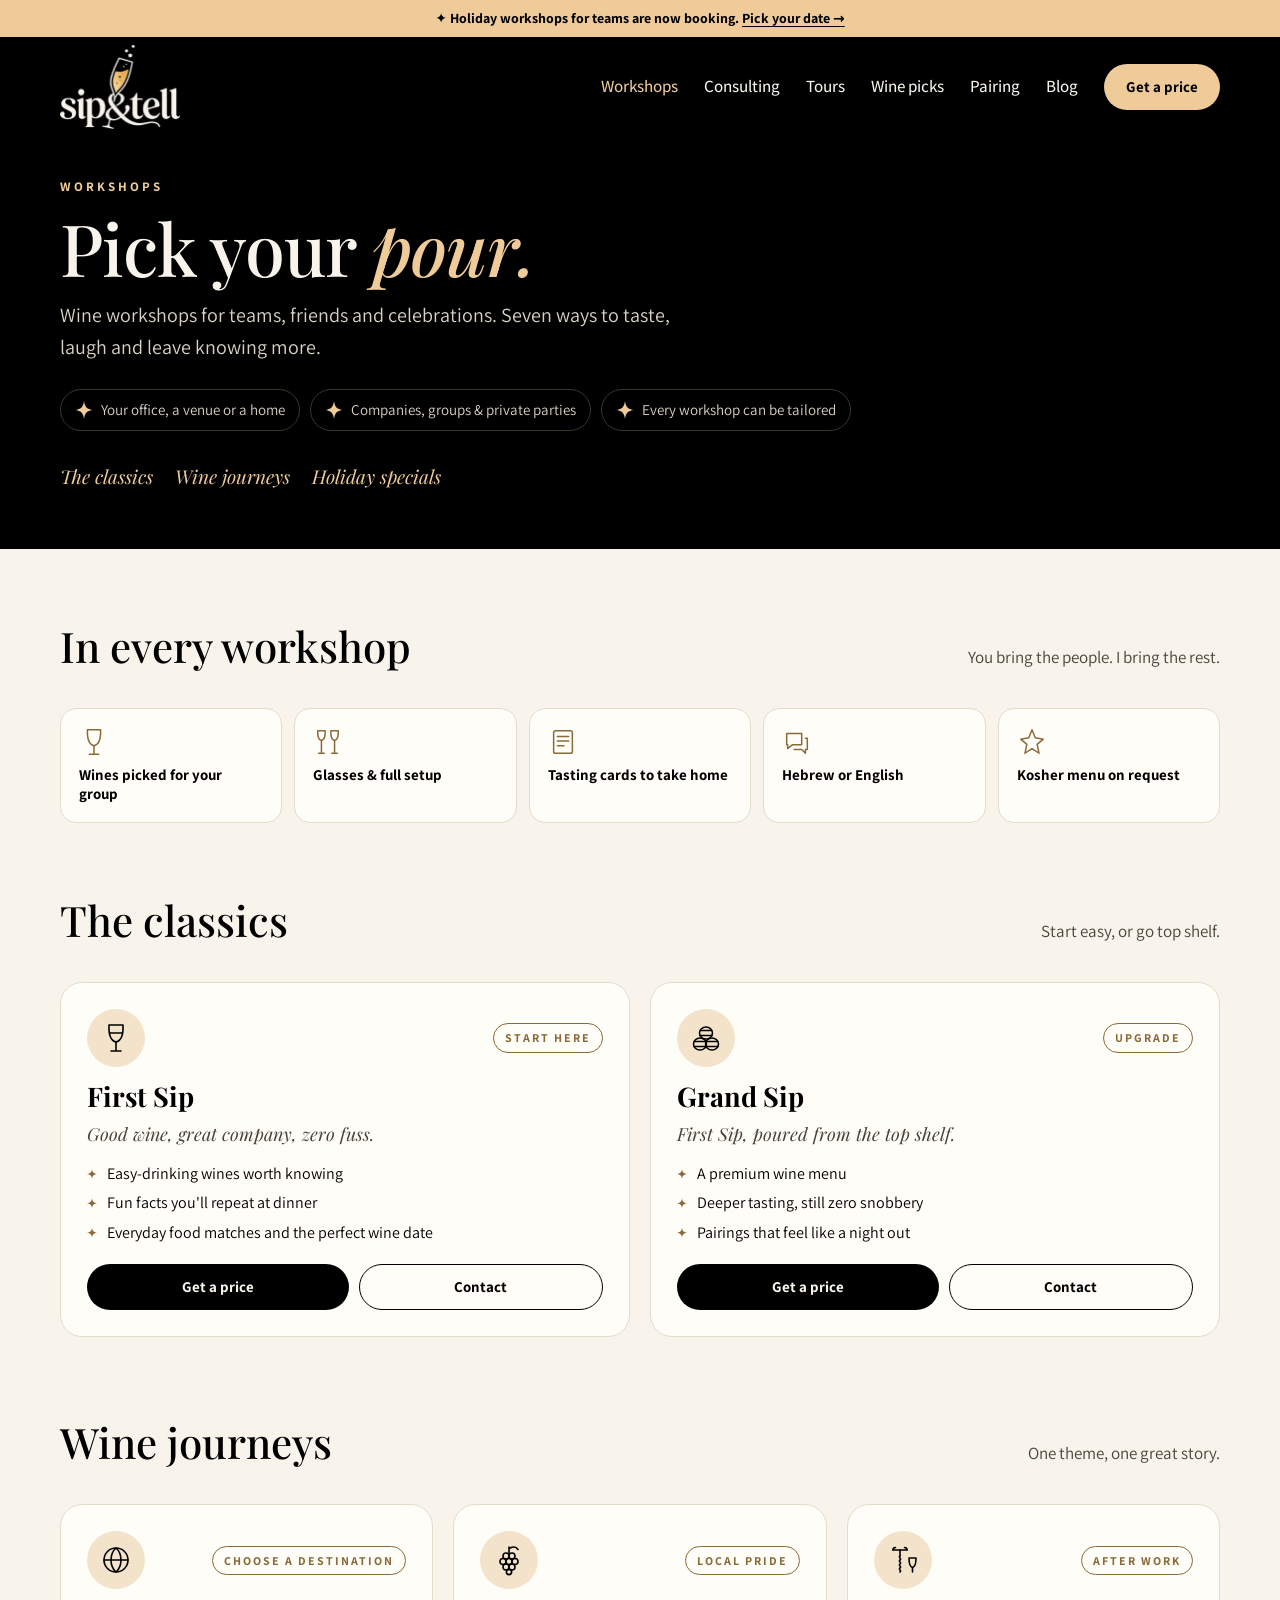
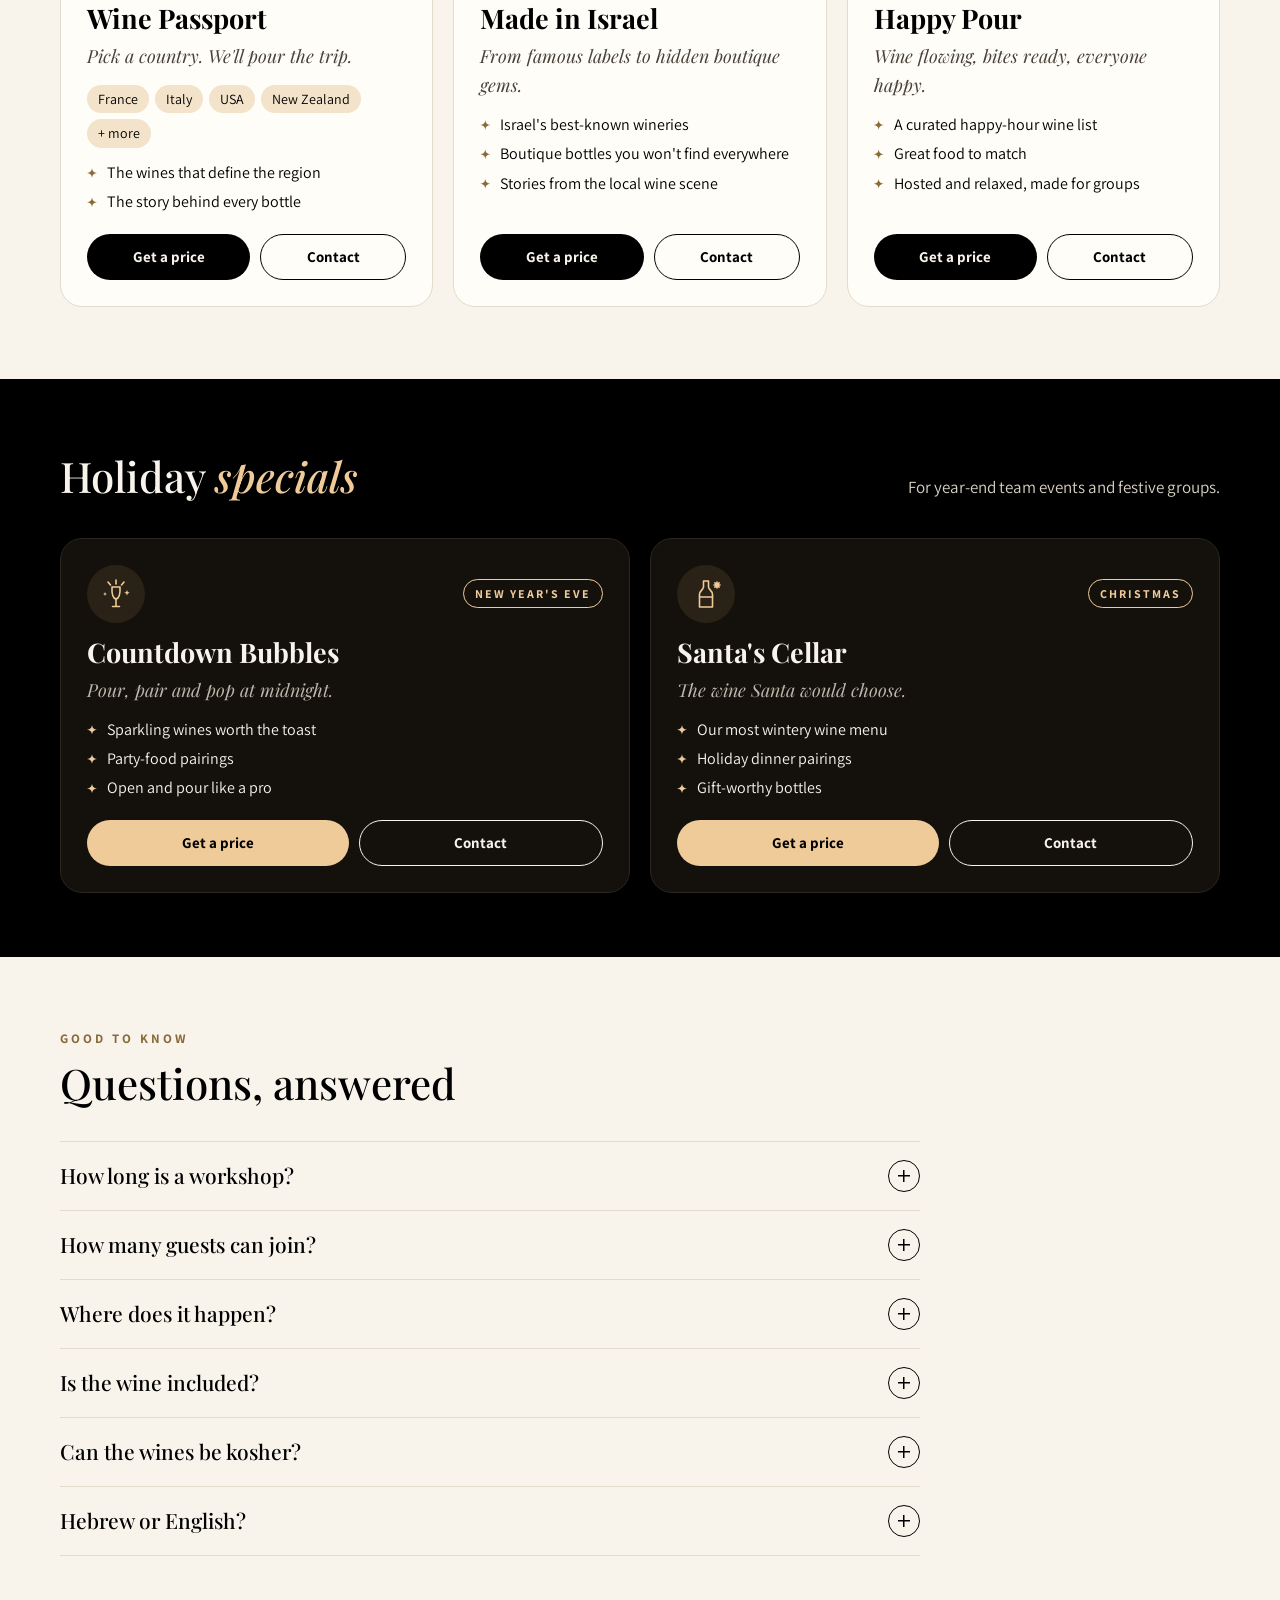
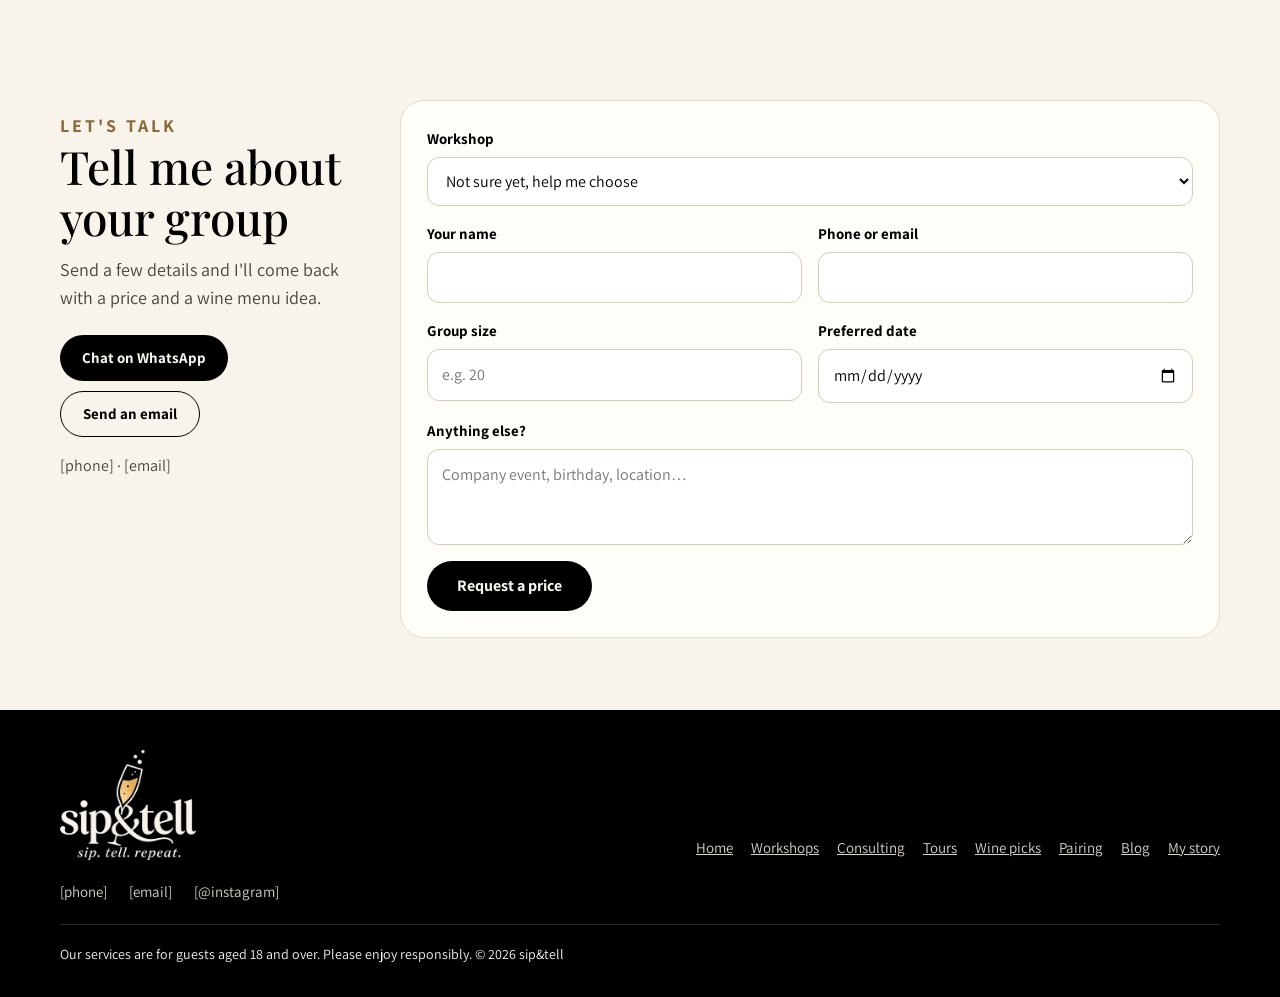
<file: workshops/index.html>
<!doctype html>
<html lang="en">
<head>
<meta charset="utf-8">
<meta name="viewport" content="width=device-width, initial-scale=1, viewport-fit=cover">
<title>sip&amp;tell Workshops</title>
<link rel="preconnect" href="https://fonts.googleapis.com">
<link rel="stylesheet" href="https://fonts.googleapis.com/css2?family=Playfair+Display:ital,wght@0,500;0,700;1,500&family=Assistant:wght@400;500;700&display=swap">
<style>
/* Layout: same bands as the homepage. Cream for the everyday plans, a black band for the holiday specials */
:root{
  --black:#000000; --cream:#F8F4EC; --gold:#EFCB9A; --gold-ink:#8A6A38; --gold-soft:#F3E3CA;
  --card:#FFFDF8; --line:#E4DCCB; --muted:#4A4238; --muted-dark:#BDB6AA; --soft:#D9D2C5; --ink2:#14110D; --line-dark:#2A2620;
  --display:'Playfair Display', Georgia, 'Times New Roman', serif;
  --text:Assistant, 'Segoe UI', system-ui, -apple-system, sans-serif;
  color-scheme: light;
}
*{box-sizing:border-box}
html{scroll-behavior:smooth;padding-top:env(safe-area-inset-top,0px);padding-bottom:env(safe-area-inset-bottom,0px)}
@media (prefers-reduced-motion: reduce){html{scroll-behavior:auto}*{transition:none!important}}
body{margin:0;background:var(--cream);color:var(--black);font-family:var(--text);font-size:17px;line-height:1.6}
body::before{content:"";position:fixed;inset:0 0 auto;height:env(safe-area-inset-top,0px);z-index:10;background:var(--black)}
img{max-width:100%}
[hidden]{display:none!important}
a{color:inherit}
a:focus-visible,button:focus-visible,input:focus-visible,select:focus-visible,textarea:focus-visible{outline:2px solid var(--gold-ink);outline-offset:3px}
h1,h2,h3{font-family:var(--display);text-wrap:balance;margin:0}
p{margin:0}
.wrap{max-width:1200px;margin:0 auto;padding-left:max(20px, env(safe-area-inset-left,0px));padding-right:max(20px, env(safe-area-inset-right,0px))}
.dark{background:var(--black);color:var(--cream)}
.eyebrow{font-size:13px;font-weight:700;letter-spacing:3px;text-transform:uppercase}
.btn{display:inline-flex;align-items:center;justify-content:center;gap:8px;min-height:46px;border-radius:999px;padding:0 22px;font:inherit;font-weight:700;font-size:15px;text-decoration:none;white-space:nowrap;cursor:pointer;border:none;transition:transform .15s ease}
.btn:hover{transform:translateY(-1px)}
.btn-gold{background:var(--gold);color:var(--black)}
.btn-dark{background:var(--black);color:var(--cream)}
.btn-line{background:transparent;border:1.5px solid currentColor}

/* Logo */
.logo{display:inline-block;padding-top:.8em;color:var(--cream);text-decoration:none;font-family:var(--display);font-weight:700;line-height:1;letter-spacing:-.5px;white-space:nowrap;font-size:30px}
.logo .amp{position:relative;display:inline-block}
.logo svg{position:absolute;left:50%;bottom:.6em;width:.42em;height:1.16em;transform:translateX(-45%) rotate(14deg);transform-origin:bottom center;overflow:visible}

/* Header */
header{position:sticky;top:env(safe-area-inset-top,0px);z-index:20;background:var(--black);color:var(--cream)}
.bar{display:flex;align-items:center;justify-content:space-between;gap:16px;padding-block:12px}
.nav{display:flex;align-items:center;gap:26px}
.nav-links{display:flex;gap:26px;font-weight:500}
.nav-links a{text-decoration:none;color:var(--cream)}
.nav-links a:hover,.nav-links a[aria-current]{color:var(--gold)}
.menu-btn{display:none;background:none;border:1.5px solid var(--cream);color:var(--cream);width:48px;height:48px;border-radius:50%;cursor:pointer;align-items:center;justify-content:center}
@media (max-width: 1000px){.nav-links{display:none}.menu-btn{display:inline-flex}.nav .btn{padding:0 16px}.nav{gap:10px}}
.mobile-menu{border-top:1px solid var(--line-dark)}
.mobile-menu ul{list-style:none;margin:0;padding-block:8px 18px;display:flex;flex-direction:column}
.mobile-menu a{display:block;padding:12px 0;font-family:var(--display);font-size:22px;text-decoration:none;color:var(--cream)}

/* Page intro */
.intro{padding-block:40px 56px}
.intro h1{font-weight:500;font-size:clamp(40px, 7vw, 72px);line-height:1.05;letter-spacing:-1px;margin-top:12px}
.intro h1 em{color:var(--gold)}
.intro .lead{margin-top:14px;font-size:clamp(17px, 2.2vw, 20px);color:var(--soft);max-width:32em}
.facts{display:flex;flex-wrap:wrap;gap:10px;margin-top:26px}
.facts span{display:inline-flex;align-items:center;gap:8px;border:1px solid #3A342B;border-radius:999px;padding:8px 14px;font-size:15px;color:var(--soft)}
.facts svg{width:18px;height:18px;color:var(--gold);flex:none}
.jump{display:flex;flex-wrap:wrap;gap:8px 22px;margin-top:30px;font-family:var(--display);font-style:italic;font-size:19px}
.jump a{color:var(--gold);text-decoration:none;border-bottom:1px solid transparent}
.jump a:hover{border-color:var(--gold)}

/* Plan groups */
.group{padding-block:64px 8px}
.group-head{display:flex;flex-wrap:wrap;align-items:baseline;justify-content:space-between;gap:6px 24px}
.group-head h2{font-weight:500;font-size:clamp(30px, 4vw, 42px)}
.group-head p{color:var(--muted);font-size:17px}
.plans{display:grid;grid-template-columns:repeat(auto-fit, minmax(280px, 1fr));gap:20px;margin-top:28px}
.plan{display:flex;flex-direction:column;gap:14px;background:var(--card);border:1px solid var(--line);border-radius:22px;padding:26px;min-width:0}
.plan-top{display:flex;align-items:center;justify-content:space-between;gap:12px}
.icon{width:58px;height:58px;border-radius:50%;background:var(--gold-soft);display:flex;align-items:center;justify-content:center;flex:none}
.icon svg{width:32px;height:32px}
.tag{font-size:12px;font-weight:700;letter-spacing:2px;text-transform:uppercase;color:var(--gold-ink);border:1px solid currentColor;border-radius:999px;padding:4px 11px}
.plan h3{font-weight:700;font-size:27px;line-height:1.15}
.plan .line{font-family:var(--display);font-style:italic;font-size:18px;color:var(--muted);margin-top:-6px}
.inside{list-style:none;margin:0;padding:0;display:flex;flex-direction:column;gap:7px}
.inside li{display:flex;gap:10px;align-items:flex-start;font-size:16px;line-height:1.4}
.inside li::before{content:"";flex:none;width:10px;height:10px;margin-top:6px;background:var(--gold-ink);clip-path:path("M5 0C5.4 3.3 6.7 4.6 10 5C6.7 5.4 5.4 6.7 5 10C4.6 6.7 3.3 5.4 0 5C3.3 4.6 4.6 3.3 5 0Z")}
.chips{display:flex;flex-wrap:wrap;gap:6px}
.chips span{font-size:14px;border-radius:999px;padding:3px 11px;background:var(--gold-soft)}
.plan .btns{display:flex;flex-wrap:wrap;gap:10px;margin-top:auto;padding-top:6px}
.plan .btns .btn{flex:1 1 auto}

/* Holiday band */
.holiday{margin-top:64px;padding-block:64px}
.holiday .group-head p{color:var(--soft)}
.holiday .plan{background:var(--ink2);border-color:var(--line-dark);color:var(--cream)}
.holiday .icon{background:#2A2216}
.holiday .icon svg{color:var(--gold)}
.holiday .tag{color:var(--gold)}
.holiday .plan .line{color:var(--muted-dark)}
.holiday .inside li::before{background:var(--gold)}

/* Contact + quote */
.reach{padding-block:72px;display:flex;flex-wrap:wrap;gap:40px}
.reach-copy{flex:1 1 300px;min-width:0}
.reach-copy h2{font-weight:500;font-size:clamp(32px, 4.5vw, 46px);line-height:1.12}
.reach-copy p{margin-top:12px;color:var(--muted);font-size:18px;max-width:26em}
.reach-copy .btns{display:flex;flex-wrap:wrap;gap:10px;margin-top:22px}
.reach-copy .details{margin-top:16px;font-size:16px;user-select:all}
form{flex:999 1 420px;min-width:0;background:var(--card);border:1px solid var(--line);border-radius:24px;padding:26px;display:grid;grid-template-columns:repeat(2, minmax(0, 1fr));gap:16px}
@media (max-width: 560px){form{grid-template-columns:1fr}}
.field{display:flex;flex-direction:column;gap:6px;min-width:0}
.field.full{grid-column:1 / -1}
label{font-weight:700;font-size:15px}
input,select,textarea{font:inherit;font-size:16px;color:var(--black);background:#FFFFFF;border:1px solid #D6CCB8;border-radius:12px;padding:12px 14px;min-height:48px;width:100%}
textarea{resize:vertical;min-height:96px}
form .btn{grid-column:1 / -1;justify-self:start;min-height:50px;padding:0 30px;font-size:16px}
.sent{grid-column:1 / -1;font-size:15px;color:var(--muted);background:var(--gold-soft);border-radius:12px;padding:12px 14px}
.highlight{animation:glow 1.4s ease}
@keyframes glow{0%{box-shadow:0 0 0 0 rgba(239,203,154,0)}30%{box-shadow:0 0 0 6px rgba(239,203,154,.8)}100%{box-shadow:0 0 0 0 rgba(239,203,154,0)}}

/* Footer */
footer{color:var(--soft)}
.foot{display:flex;flex-wrap:wrap;align-items:flex-end;justify-content:space-between;gap:20px;padding-block:40px 32px}
.foot .logo{font-size:26px}
.foot nav{display:flex;flex-wrap:wrap;gap:18px;font-size:15px}
.foot nav a{color:var(--soft)}
.legal{flex-basis:100%;border-top:1px solid var(--line-dark);padding-top:18px;font-size:14px;margin:0}

/* Phone & tablet: keep the page menu visible as a swipeable row under the logo */
@media (max-width: 1000px){
  .bar{flex-wrap:wrap;row-gap:0;gap:10px}
  .bar > .logo{margin-right:auto}
  .nav{display:contents}
  .nav-links{display:flex!important;order:3;flex-basis:100%;min-width:0;overflow-x:auto;scrollbar-width:none;gap:20px;margin-top:10px;padding:10px 24px 0 0;border-top:1px solid #2A2620;font-size:15px;-webkit-mask-image:linear-gradient(90deg,#000 88%,transparent);mask-image:linear-gradient(90deg,#000 88%,transparent)}
  .nav-links::-webkit-scrollbar{display:none}
  .nav-links a{white-space:nowrap;flex:none;padding-block:4px}
  .nav-links a[aria-current]{color:var(--gold)}
}
</style>
<link rel="icon" type="image/png" href="../favicon.png">
<link rel="apple-touch-icon" href="../apple-touch-icon.png">
<link rel="stylesheet" href="../extras.css">
</head>
<body>

<svg width="0" height="0" style="position:absolute" aria-hidden="true">
  <defs>
    <symbol id="flute" viewBox="-6 -24 52 144">
      <path d="M11.5 22H28.5C29 38 26 50 20 53C14 50 11 38 11.5 22Z" fill="#EFCB9A"/>
      <path d="M10 4H30C31 30 28 52 20 56C12 52 9 30 10 4Z" fill="none" stroke="currentColor" stroke-width="3" stroke-linejoin="round"/>
      <path d="M20 56V108M11 113Q20 107 29 113" fill="none" stroke="currentColor" stroke-width="3" stroke-linecap="round"/>
      <g fill="currentColor"><circle cx="25" cy="-6" r="3"/><circle cx="31" cy="-16" r="2.2"/><circle cx="21" cy="-20" r="1.6"/></g>
    </symbol>
    <symbol id="i-spark" viewBox="0 0 24 24"><path d="M12 0C13 8 16 11 24 12C16 13 13 16 12 24C11 16 8 13 0 12C8 11 11 8 12 0Z" fill="currentColor"/></symbol>
  </defs>
</svg>

<div class="announce"><a href="../workshops/#holiday">✦ Holiday workshops for teams are now booking. <span>Pick your date →</span></a></div>

<header>
  <div class="wrap bar">
    <a class="logo logo-img" href="../" aria-label="sip&amp;tell home"><img src="../img/logo-light.png" alt="sip&amp;tell" width="242" height="170"></a>
    <nav class="nav" aria-label="Main">
      <div class="nav-links">
        <a href="../workshops/" aria-current="page">Workshops</a>
        <a href="../consulting/">Consulting</a>
        <a href="../tours/">Tours</a>
        <a href="../wine-picks/">Wine picks</a>
        <a href="../pairing/">Pairing</a>
        <a href="../blog/">Blog</a>
      </div>
      <a class="btn btn-gold" href="#quote">Get a price</a>
      <button class="menu-btn" id="menu-btn" type="button" aria-label="Open menu" aria-expanded="false" aria-controls="mobile-menu">
        <svg width="20" height="20" viewBox="0 0 24 24" fill="none" stroke="currentColor" stroke-width="2" stroke-linecap="round" aria-hidden="true"><path d="M4 7h16M4 12h16M4 17h16"/></svg>
      </button>
    </nav>
  </div>
  <div class="mobile-menu" id="mobile-menu" hidden>
    <ul class="wrap">
      <li><a href="../">Home</a></li>
      <li><a href="../workshops/" aria-current="page">Workshops</a></li>
      <li><a href="../consulting/">Consulting</a></li>
      <li><a href="../tours/">Tours</a></li>
      <li><a href="../wine-picks/">Wine picks</a></li>
      <li><a href="../pairing/">Pairing</a></li>
      <li><a href="../blog/">Blog</a></li>
      <li><a href="../#story">My story</a></li>
      <li><a href="#contact">Contact</a></li>
    </ul>
  </div>
</header>

<main>
<section class="dark">
  <div class="wrap intro">
    <p class="eyebrow" style="color:var(--gold)">Workshops</p>
    <h1>Pick your <em>pour.</em></h1>
    <p class="lead">Wine workshops for teams, friends and celebrations. Seven ways to taste, laugh and leave knowing more.</p>
    <div class="facts">
      <span><svg aria-hidden="true"><use href="#i-spark"/></svg>Your office, a venue or a home</span>
      <span><svg aria-hidden="true"><use href="#i-spark"/></svg>Companies, groups &amp; private parties</span>
      <span><svg aria-hidden="true"><use href="#i-spark"/></svg>Every workshop can be tailored</span>
    </div>
    <nav class="jump" aria-label="Workshop types">
      <a href="#tiers">The classics</a>
      <a href="#journeys">Wine journeys</a>
      <a href="#holiday">Holiday specials</a>
    </nav>
  </div>
</section>

<!-- What's in every workshop -->
<section class="wrap group" aria-labelledby="inc-h" style="padding-bottom:0">
  <div class="group-head"><h2 id="inc-h">In every workshop</h2><p>You bring the people. I bring the rest.</p></div>
  <div class="included">
    <div><svg viewBox="0 0 32 32" fill="none" stroke="currentColor" stroke-width="1.6" stroke-linecap="round" stroke-linejoin="round" aria-hidden="true"><path d="M9 3h14c.5 11-2.5 16-7 17c-4.5-1-7.5-6-7-17z"/><path d="M16 20v8M11 29h10"/></svg>Wines picked for your group</div>
    <div><svg viewBox="0 0 32 32" fill="none" stroke="currentColor" stroke-width="1.6" stroke-linecap="round" stroke-linejoin="round" aria-hidden="true"><path d="M5 4h8c.3 7-1.3 10-4 10.5C6.3 14 4.7 11 5 4zM19 4h8c.3 7-1.3 10-4 10.5C20.3 14 18.7 11 19 4z"/><path d="M9 14.5V27M23 14.5V27M6 28h6M20 28h6"/></svg>Glasses &amp; full setup</div>
    <div><svg viewBox="0 0 32 32" fill="none" stroke="currentColor" stroke-width="1.6" stroke-linecap="round" stroke-linejoin="round" aria-hidden="true"><rect x="6" y="4" width="20" height="24" rx="2"/><path d="M10 10h12M10 15h12M10 20h7"/></svg>Tasting cards to take home</div>
    <div><svg viewBox="0 0 32 32" fill="none" stroke="currentColor" stroke-width="1.6" stroke-linecap="round" stroke-linejoin="round" aria-hidden="true"><path d="M5 7h16v12H11l-5 4v-4H5z"/><path d="M25 12h2v12h-2v4l-4-4h-8"/></svg>Hebrew or English</div>
    <div><svg viewBox="0 0 32 32" fill="none" stroke="currentColor" stroke-width="1.6" stroke-linecap="round" stroke-linejoin="round" aria-hidden="true"><path d="M16 3l3.5 8.5L28 13l-6.5 5.5L23.5 28 16 23l-7.5 5 2-9.5L4 13l8.5-1.5z"/></svg>Kosher menu on request</div>
  </div>
</section>

<!-- The classics -->
<section id="tiers" class="wrap group">
  <div class="group-head">
    <h2>The classics</h2>
    <p>Start easy, or go top shelf.</p>
  </div>
  <div class="plans">
    <article class="plan">
      <div class="plan-top">
        <span class="icon"><svg viewBox="0 0 32 32" fill="none" stroke="currentColor" stroke-width="1.6" stroke-linecap="round" stroke-linejoin="round" aria-hidden="true"><path d="M9 3h14c.5 11-2.5 16-7 17c-4.5-1-7.5-6-7-17z"/><path d="M9.6 11h12.8" /><path d="M16 20v8M11 29h10"/></svg></span>
        <span class="tag">Start here</span>
      </div>
      <h3>First Sip</h3>
      <p class="line">Good wine, great company, zero fuss.</p>
      <ul class="inside">
        <li>Easy-drinking wines worth knowing</li>
        <li>Fun facts you'll repeat at dinner</li>
        <li>Everyday food matches and the perfect wine date</li>
      </ul>
      <div class="btns">
        <button class="btn btn-dark" type="button" data-plan="First Sip">Get a price</button>
        <a class="btn btn-line" href="#contact">Contact</a>
      </div>
    </article>

    <article class="plan">
      <div class="plan-top">
        <span class="icon"><svg viewBox="0 0 32 32" fill="none" stroke="currentColor" stroke-width="1.6" stroke-linecap="round" stroke-linejoin="round" aria-hidden="true"><ellipse cx="10" cy="22" rx="6.5" ry="6"/><ellipse cx="22" cy="22" rx="6.5" ry="6"/><ellipse cx="16" cy="11" rx="6.5" ry="6"/><path d="M4.2 19.5h11.6M4.2 24.5h11.6M16.2 19.5h11.6M16.2 24.5h11.6M10.2 8.5h11.6M10.2 13.5h11.6"/></svg></span>
        <span class="tag">Upgrade</span>
      </div>
      <h3>Grand Sip</h3>
      <p class="line">First Sip, poured from the top shelf.</p>
      <ul class="inside">
        <li>A premium wine menu</li>
        <li>Deeper tasting, still zero snobbery</li>
        <li>Pairings that feel like a night out</li>
      </ul>
      <div class="btns">
        <button class="btn btn-dark" type="button" data-plan="Grand Sip">Get a price</button>
        <a class="btn btn-line" href="#contact">Contact</a>
      </div>
    </article>
  </div>
</section>

<!-- Wine journeys -->
<section id="journeys" class="wrap group">
  <div class="group-head">
    <h2>Wine journeys</h2>
    <p>One theme, one great story.</p>
  </div>
  <div class="plans">
    <article class="plan">
      <div class="plan-top">
        <span class="icon"><svg viewBox="0 0 32 32" fill="none" stroke="currentColor" stroke-width="1.6" stroke-linecap="round" stroke-linejoin="round" aria-hidden="true"><circle cx="16" cy="16" r="12"/><path d="M4 16h24"/><path d="M16 4c4 3.5 5 8 5 12s-1 8.5-5 12c-4-3.5-5-8-5-12s1-8.5 5-12z"/></svg></span>
        <span class="tag">Choose a destination</span>
      </div>
      <h3>Wine Passport</h3>
      <p class="line">Pick a country. We'll pour the trip.</p>
      <div class="chips" aria-label="Destinations"><span>France</span><span>Italy</span><span>USA</span><span>New Zealand</span><span>+ more</span></div>
      <ul class="inside">
        <li>The wines that define the region</li>
        <li>The story behind every bottle</li>
      </ul>
      <div class="btns">
        <button class="btn btn-dark" type="button" data-plan="Wine Passport">Get a price</button>
        <a class="btn btn-line" href="#contact">Contact</a>
      </div>
    </article>

    <article class="plan">
      <div class="plan-top">
        <span class="icon"><svg viewBox="0 0 32 32" fill="none" stroke="currentColor" stroke-width="1.6" stroke-linecap="round" stroke-linejoin="round" aria-hidden="true"><circle cx="13" cy="12" r="3"/><circle cx="19" cy="12" r="3"/><circle cx="10" cy="17.5" r="3"/><circle cx="16" cy="17.5" r="3"/><circle cx="22" cy="17.5" r="3"/><circle cx="13" cy="23" r="3"/><circle cx="19" cy="23" r="3"/><circle cx="16" cy="28" r="2.6"/><path d="M16 9V3M16 5c3-3 7-2.5 9 .5"/></svg></span>
        <span class="tag">Local pride</span>
      </div>
      <h3>Made in Israel</h3>
      <p class="line">From famous labels to hidden boutique gems.</p>
      <ul class="inside">
        <li>Israel's best-known wineries</li>
        <li>Boutique bottles you won't find everywhere</li>
        <li>Stories from the local wine scene</li>
      </ul>
      <div class="btns">
        <button class="btn btn-dark" type="button" data-plan="Made in Israel">Get a price</button>
        <a class="btn btn-line" href="#contact">Contact</a>
      </div>
    </article>

    <article class="plan">
      <div class="plan-top">
        <span class="icon"><svg viewBox="0 0 32 32" fill="none" stroke="currentColor" stroke-width="1.6" stroke-linecap="round" stroke-linejoin="round" aria-hidden="true"><path d="M6 6h14"/><path d="M13 6v6"/><path d="M13 12c-2 1.5 2 2.5 0 4s2 2.5 0 4s2 2.5 0 4s2 2.5 0 4"/><path d="M6 6c0-1.5 1-2.5 2.5-2.5M20 6c0-1.5-1-2.5-2.5-2.5"/><path d="M22 14h7c0 6-1.5 9-3.5 9.5c-2-.5-3.5-3.5-3.5-9.5z"/><path d="M25.5 23.5V28"/></svg></span>
        <span class="tag">After work</span>
      </div>
      <h3>Happy Pour</h3>
      <p class="line">Wine flowing, bites ready, everyone happy.</p>
      <ul class="inside">
        <li>A curated happy-hour wine list</li>
        <li>Great food to match</li>
        <li>Hosted and relaxed, made for groups</li>
      </ul>
      <div class="btns">
        <button class="btn btn-dark" type="button" data-plan="Happy Pour">Get a price</button>
        <a class="btn btn-line" href="#contact">Contact</a>
      </div>
    </article>
  </div>
</section>

<!-- Holiday specials -->
<section id="holiday" class="dark holiday">
  <div class="wrap">
    <div class="group-head">
      <h2>Holiday <em style="color:var(--gold)">specials</em></h2>
      <p>For year-end team events and festive groups.</p>
    </div>
    <div class="plans">
      <article class="plan">
        <div class="plan-top">
          <span class="icon"><svg viewBox="0 0 32 32" fill="none" stroke="currentColor" stroke-width="1.6" stroke-linecap="round" stroke-linejoin="round" aria-hidden="true"><path d="M12 9h8c.4 8-1.5 11.5-4 12c-2.5-.5-4.4-4-4-12z"/><path d="M16 21v7M12.5 28.5h7"/><path d="M16 6V2M10.5 7l-2.5-3M21.5 7l2.5-3"/><path d="M27 12l.8 2 2 .8-2 .8-.8 2-.8-2-2-.8 2-.8z" fill="currentColor" stroke="none"/><path d="M5 14l.6 1.4 1.4.6-1.4.6L5 18l-.6-1.4L3 16l1.4-.6z" fill="currentColor" stroke="none"/></svg></span>
          <span class="tag">New Year's Eve</span>
        </div>
        <h3>Countdown Bubbles</h3>
        <p class="line">Pour, pair and pop at midnight.</p>
        <ul class="inside">
          <li>Sparkling wines worth the toast</li>
          <li>Party-food pairings</li>
          <li>Open and pour like a pro</li>
        </ul>
        <div class="btns">
          <button class="btn btn-gold" type="button" data-plan="Countdown Bubbles">Get a price</button>
          <a class="btn btn-line" href="#contact">Contact</a>
        </div>
      </article>

      <article class="plan">
        <div class="plan-top">
          <span class="icon"><svg viewBox="0 0 32 32" fill="none" stroke="currentColor" stroke-width="1.6" stroke-linecap="round" stroke-linejoin="round" aria-hidden="true"><path d="M13.5 3h5v6c0 2.5 4 3.5 4 7.5V29h-13V16.5c0-4 4-5 4-7.5z"/><path d="M9.5 19h13"/><path d="M27 4v6M24 7h6M24.9 4.9l4.2 4.2M29.1 4.9l-4.2 4.2"/></svg></span>
          <span class="tag">Christmas</span>
        </div>
        <h3>Santa's Cellar</h3>
        <p class="line">The wine Santa would choose.</p>
        <ul class="inside">
          <li>Our most wintery wine menu</li>
          <li>Holiday dinner pairings</li>
          <li>Gift-worthy bottles</li>
        </ul>
        <div class="btns">
          <button class="btn btn-gold" type="button" data-plan="Santa's Cellar">Get a price</button>
          <a class="btn btn-line" href="#contact">Contact</a>
        </div>
      </article>
    </div>
  </div>
</section>

<section class="wrap faq" aria-labelledby="faq-h">
  <p class="eyebrow" style="color:var(--gold-ink)">Good to know</p>
  <h2 id="faq-h">Questions, answered</h2>
  <div class="faq-list">
    <details><summary>How long is a workshop?</summary><p>About [2] hours, at a relaxed pace with plenty of time for questions.</p></details>
    <details><summary>How many guests can join?</summary><p>From [X] to [Y] guests. Bigger group? Let's talk.</p></details>
    <details><summary>Where does it happen?</summary><p>At your office, a venue or a home in [area]. I bring everything to you.</p></details>
    <details><summary>Is the wine included?</summary><p>Yes. The wines, glasses and tasting cards are all part of the price.</p></details>
    <details><summary>Can the wines be kosher?</summary><p>Yes. Every workshop can be built around a kosher wine menu.</p></details>
    <details><summary>Hebrew or English?</summary><p>Both, and mixed groups are no problem.</p></details>
  </div>
</section>

<!-- Contact + price request -->
<section id="contact" class="wrap reach">
  <div class="reach-copy">
    <p class="eyebrow" style="color:var(--gold-ink)">Let's talk</p>
    <h2>Tell me about your group</h2>
    <p>Send a few details and I'll come back with a price and a wine menu idea.</p>
    <div class="btns">
      <a class="btn btn-dark" href="#contact">Chat on WhatsApp</a>
      <a class="btn btn-line" href="#contact">Send an email</a>
    </div>
    <p class="details">[phone] · [email]</p>
  </div>

  <form id="quote" novalidate>
    <div class="field full">
      <label for="q-plan">Workshop</label>
      <select id="q-plan" name="plan">
        <option value="">Not sure yet, help me choose</option>
        <option>First Sip</option>
        <option>Grand Sip</option>
        <option>Wine Passport</option>
        <option>Made in Israel</option>
        <option>Happy Pour</option>
        <option>Countdown Bubbles</option>
        <option>Santa's Cellar</option>
      </select>
    </div>
    <div class="field">
      <label for="q-name">Your name</label>
      <input id="q-name" name="name" type="text" autocomplete="name" required>
    </div>
    <div class="field">
      <label for="q-phone">Phone or email</label>
      <input id="q-phone" name="contact" type="text" autocomplete="email" required>
    </div>
    <div class="field">
      <label for="q-size">Group size</label>
      <input id="q-size" name="size" type="number" min="1" inputmode="numeric" placeholder="e.g. 20">
    </div>
    <div class="field">
      <label for="q-date">Preferred date</label>
      <input id="q-date" name="date" type="date">
    </div>
    <div class="field full">
      <label for="q-msg">Anything else?</label>
      <textarea id="q-msg" name="message" placeholder="Company event, birthday, location…"></textarea>
    </div>
    <button class="btn btn-dark" type="submit">Request a price</button>
    <p class="sent" id="q-sent" role="status" hidden></p>
  </form>
</section>
</main>

<footer class="dark">
  <div class="wrap foot">
    <a class="logo logo-img" href="../" aria-label="sip&amp;tell home"><img src="../img/logo-full-light.png" alt="sip&amp;tell: sip. tell. repeat." width="322" height="260" loading="lazy"></a>
    <nav aria-label="Footer">
      <a href="../">Home</a>
      <a href="../workshops/">Workshops</a>
      <a href="../consulting/">Consulting</a>
      <a href="../tours/">Tours</a>
      <a href="../wine-picks/">Wine picks</a>
      <a href="../pairing/">Pairing</a>
      <a href="../blog/">Blog</a>
      <a href="../#story">My story</a>
    </nav>
    <p class="foot-contact"><span>[phone]</span><span>[email]</span><span>[@instagram]</span></p>
    <p class="legal">Our services are for guests aged 18 and over. Please enjoy responsibly. © 2026 sip&amp;tell</p>
  </div>
</footer>

<script>
(function(){
  // Mobile menu
  var btn = document.getElementById('menu-btn');
  var menu = document.getElementById('mobile-menu');
  function setOpen(open){
    menu.hidden = !open;
    btn.setAttribute('aria-expanded', String(open));
    btn.setAttribute('aria-label', open ? 'Close menu' : 'Open menu');
  }
  btn.addEventListener('click', function(){ setOpen(menu.hidden); });
  menu.addEventListener('click', function(e){ if (e.target.closest('a')) setOpen(false); });
  window.addEventListener('resize', function(){ if (window.innerWidth > 1000) setOpen(false); });

  // "Get a price" fills in the workshop and jumps to the form
  var form = document.getElementById('quote');
  var select = document.getElementById('q-plan');
  document.querySelectorAll('[data-plan]').forEach(function(b){
    b.addEventListener('click', function(){
      select.value = b.getAttribute('data-plan');
      form.scrollIntoView({behavior: 'smooth', block: 'center'});
      form.classList.remove('highlight'); void form.offsetWidth; form.classList.add('highlight');
      setTimeout(function(){ document.getElementById('q-name').focus({preventScroll: true}); }, 500);
    });
  });

  // Draft form: not connected to email or WhatsApp yet
  var sent = document.getElementById('q-sent');
  form.addEventListener('submit', function(e){
    e.preventDefault();
    var name = document.getElementById('q-name');
    var contact = document.getElementById('q-phone');
    if (!name.value.trim() || !contact.value.trim()){
      sent.hidden = false;
      sent.textContent = 'Please add your name and a phone number or email so I can get back to you.';
      (name.value.trim() ? contact : name).focus();
      return;
    }
    sent.hidden = false;
    sent.textContent = 'Thanks, ' + name.value.trim() + '! (Draft site: this form is not connected yet, so nothing was sent.)';
  });
})();
</script>
<nav class="cta-bar" aria-label="Quick actions">
  <a class="wa" href="#contact"><svg viewBox="0 0 24 24" fill="none" stroke="currentColor" stroke-width="1.8" stroke-linecap="round" stroke-linejoin="round" aria-hidden="true"><path d="M4 20l1.3-3.9A8 8 0 1 1 8 19z"/></svg>WhatsApp</a>
  <a class="go" href="#contact">Get a price</a>
</nav>
<script src="../extras.js"></script>
</body>
</html>
</file>
<file: extras.css>
/* sip&tell site-wide upgrades, loaded on every page after its own styles. Brand book colors and fonts only. */

/* Announcement bar above the header */
.announce{background:#EFCB9A;color:#000;text-align:center;font-family:Assistant, 'Segoe UI', system-ui, sans-serif;font-size:14px;font-weight:700;line-height:1.35}
.announce a{display:block;padding:9px max(16px, env(safe-area-inset-right,0px)) 9px max(16px, env(safe-area-inset-left,0px));color:#000;text-decoration:none}
.announce a span{text-decoration:underline;text-underline-offset:3px;white-space:nowrap}

/* "From ₪" price line on offer cards */
.from{display:flex;align-items:baseline;gap:6px;flex-wrap:wrap;padding-top:12px;border-top:1px dashed #E4DCCB;font-size:14px;color:#4A4238;margin-top:auto}
.from b{font-family:'Playfair Display', Georgia, serif;font-size:22px;font-weight:700;color:#000}
.dark .from,.band .from,.holiday .from{border-top-color:#2A2620;color:#BDB6AA}
.dark .from b,.band .from b,.holiday .from b{color:#EFCB9A}
.plan .from + .btns{margin-top:0}

/* How it works */
.steps{list-style:none;margin:32px 0 0;padding:0;display:grid;grid-template-columns:repeat(auto-fit, minmax(230px, 1fr));gap:20px;counter-reset:step}
.steps li{counter-increment:step;position:relative;padding:24px 22px 22px;border-radius:20px;border:1px solid #E4DCCB;background:#FFFDF8;min-width:0}
.steps li::before{content:counter(step);display:inline-flex;align-items:center;justify-content:center;width:40px;height:40px;border-radius:50%;background:#000;color:#EFCB9A;font-family:'Playfair Display', Georgia, serif;font-size:20px;font-weight:700;margin-bottom:12px}
.steps h3{font-family:'Playfair Display', Georgia, serif;font-size:22px;font-weight:700;line-height:1.2;margin:0}
.steps p{margin:6px 0 0;color:#4A4238;font-size:16px;line-height:1.5}
.dark .steps li{background:#14110D;border-color:#2A2620}
.dark .steps li::before{background:#EFCB9A;color:#000}
.dark .steps p{color:#BDB6AA}

/* What's included strip */
.included{display:grid;grid-template-columns:repeat(auto-fit, minmax(160px, 1fr));gap:12px;margin-top:28px}
.included div{display:flex;flex-direction:column;gap:8px;padding:18px;border-radius:16px;background:#FFFDF8;border:1px solid #E4DCCB;font-weight:700;font-size:15px;line-height:1.3;min-width:0}
.included svg{width:30px;height:30px;color:#8A6A38}

/* FAQ accordion */
.faq{padding-block:72px}
.faq h2{font-family:'Playfair Display', Georgia, serif;font-weight:500;font-size:clamp(30px, 4vw, 42px);margin:0}
.faq-list{margin-top:24px;border-top:1px solid #E4DCCB;max-width:860px}
.faq details{border-bottom:1px solid #E4DCCB}
.faq summary{list-style:none;cursor:pointer;display:flex;justify-content:space-between;align-items:center;gap:16px;padding:18px 0;font-family:'Playfair Display', Georgia, serif;font-size:clamp(18px, 2.2vw, 21px);font-weight:500;line-height:1.3}
.faq summary::-webkit-details-marker{display:none}
.faq summary::after{content:"";flex:none;width:30px;height:30px;border-radius:50%;border:1.5px solid currentColor;background:linear-gradient(currentColor,currentColor) center/12px 1.5px no-repeat,linear-gradient(currentColor,currentColor) center/1.5px 12px no-repeat;transition:transform .2s ease}
.faq details[open] summary::after{transform:rotate(45deg)}
.faq details p{margin:0;padding:0 44px 20px 0;color:#4A4238;font-size:17px;line-height:1.6;max-width:44em}
.faq summary:focus-visible{outline:2px solid #8A6A38;outline-offset:3px}

/* Sticky action bar on phones */
.cta-bar{position:fixed;z-index:25;left:0;right:0;bottom:0;display:none;gap:10px;padding:10px max(16px, env(safe-area-inset-right,0px)) calc(10px + env(safe-area-inset-bottom,0px)) max(16px, env(safe-area-inset-left,0px));background:rgba(0,0,0,.94);border-top:1px solid #2A2620;transform:translateY(110%);transition:transform .25s ease}
.cta-bar a{flex:1 1 0;display:inline-flex;align-items:center;justify-content:center;gap:8px;min-height:48px;border-radius:999px;font-family:Assistant, 'Segoe UI', system-ui, sans-serif;font-weight:700;font-size:15px;text-decoration:none;white-space:nowrap}
.cta-bar .wa{border:1.5px solid #F8F4EC;color:#F8F4EC}
.cta-bar .go{background:#EFCB9A;color:#000}
.cta-bar svg{width:18px;height:18px}
.cta-bar.show{transform:none}
@media (max-width: 720px){
  .cta-bar{display:flex}
  footer{padding-bottom:calc(72px + env(safe-area-inset-bottom,0px))}
  .ny-chip{bottom:calc(84px + env(safe-area-inset-bottom,0px))!important}
}
@media (prefers-reduced-motion: reduce){.cta-bar{transition:none}}

/* Richer footer contact line */
.foot-contact{flex-basis:100%;display:flex;flex-wrap:wrap;gap:8px 22px;font-size:15px;color:#D9D2C5}
.foot-contact span{user-select:all}

/* Real logo image (brand book): cream wordmark with the gold flute */
.logo.logo-img{padding-top:0;font-size:0;line-height:0;letter-spacing:0}
.logo-img img{display:block;height:84px;width:auto;max-width:none}
.foot .logo-img img{height:110px}
@media (max-width: 1000px){.logo-img img{height:66px}}
.bar{padding-block:8px}
</file>
<file: site.css>
/* sip&tell shared styles for inner pages. Brand book: black, champagne gold, cream; Playfair Display + Assistant */
:root{
  --black:#000000; --cream:#F8F4EC; --gold:#EFCB9A; --gold-ink:#8A6A38; --gold-soft:#F3E3CA;
  --card:#FFFDF8; --line:#E4DCCB; --muted:#4A4238; --muted-dark:#BDB6AA; --soft:#D9D2C5; --ink2:#14110D; --line-dark:#2A2620;
  --display:'Playfair Display', Georgia, 'Times New Roman', serif;
  --text:Assistant, 'Segoe UI', system-ui, -apple-system, sans-serif;
  color-scheme: light;
}
*{box-sizing:border-box}
html{scroll-behavior:smooth;padding-top:env(safe-area-inset-top,0px);padding-bottom:env(safe-area-inset-bottom,0px)}
@media (prefers-reduced-motion: reduce){html{scroll-behavior:auto}*{transition:none!important;animation:none!important}}
body{margin:0;background:var(--cream);color:var(--black);font-family:var(--text);font-size:17px;line-height:1.6}
body::before{content:"";position:fixed;inset:0 0 auto;height:env(safe-area-inset-top,0px);z-index:10;background:var(--black)}
img{max-width:100%}
[hidden]{display:none!important}
a{color:inherit}
a:focus-visible,button:focus-visible,input:focus-visible,select:focus-visible,textarea:focus-visible{outline:2px solid var(--gold-ink);outline-offset:3px}
.dark a:focus-visible,.dark button:focus-visible{outline-color:var(--gold)}
h1,h2,h3{font-family:var(--display);text-wrap:balance;margin:0}
p{margin:0}
.wrap{max-width:1200px;margin:0 auto;padding-left:max(20px, env(safe-area-inset-left,0px));padding-right:max(20px, env(safe-area-inset-right,0px))}
.dark{background:var(--black);color:var(--cream)}
.eyebrow{font-size:13px;font-weight:700;letter-spacing:3px;text-transform:uppercase}
.btn{display:inline-flex;align-items:center;justify-content:center;gap:8px;min-height:46px;border-radius:999px;padding:0 22px;font:inherit;font-weight:700;font-size:15px;text-decoration:none;white-space:nowrap;cursor:pointer;border:none;transition:transform .15s ease}
.btn:hover{transform:translateY(-1px)}
.btn-gold{background:var(--gold);color:var(--black)}
.btn-dark{background:var(--black);color:var(--cream)}
.btn-line{background:transparent;border:1.5px solid currentColor}

/* Logo: wordmark with a champagne flute standing on the ampersand */
.logo{display:inline-block;padding-top:.8em;color:var(--cream);text-decoration:none;font-family:var(--display);font-weight:700;line-height:1;letter-spacing:-.5px;white-space:nowrap;font-size:30px}
.logo .amp{position:relative;display:inline-block}
.logo svg{position:absolute;left:50%;bottom:.6em;width:.42em;height:1.16em;transform:translateX(-45%) rotate(14deg);transform-origin:bottom center;overflow:visible}

/* Header */
header{position:sticky;top:env(safe-area-inset-top,0px);z-index:20;background:var(--black);color:var(--cream)}
.bar{display:flex;align-items:center;justify-content:space-between;gap:16px;padding-block:12px}
.nav{display:flex;align-items:center;gap:22px}
.nav-links{display:flex;gap:22px;font-weight:500}
.nav-links a{text-decoration:none;color:var(--cream);white-space:nowrap}
.nav-links a:hover,.nav-links a[aria-current]{color:var(--gold)}
.menu-btn{display:none;background:none;border:1.5px solid var(--cream);color:var(--cream);width:48px;height:48px;border-radius:50%;cursor:pointer;align-items:center;justify-content:center}
@media (max-width: 1000px){.nav-links{display:none}.menu-btn{display:inline-flex}.nav .btn{padding:0 16px}.nav{gap:10px}}
.mobile-menu{border-top:1px solid var(--line-dark)}
.mobile-menu ul{list-style:none;margin:0;padding-block:8px 18px;display:flex;flex-direction:column}
.mobile-menu a{display:block;padding:11px 0;font-family:var(--display);font-size:22px;text-decoration:none;color:var(--cream)}
.mobile-menu a[aria-current]{color:var(--gold)}

/* Intro band */
.intro{padding-block:40px 56px}
.intro h1{font-weight:500;font-size:clamp(40px, 7vw, 72px);line-height:1.05;letter-spacing:-1px;margin-top:12px}
.intro h1 em{color:var(--gold)}
.intro .lead{margin-top:14px;font-size:clamp(17px, 2.2vw, 20px);color:var(--soft);max-width:32em}
.jump{display:flex;flex-wrap:wrap;gap:8px 22px;margin-top:28px;font-family:var(--display);font-style:italic;font-size:19px}
.jump a{color:var(--gold);text-decoration:none;border-bottom:1px solid transparent}
.jump a:hover{border-color:var(--gold)}

/* Section groups and cards */
.group{padding-block:64px 8px}
.group-head{display:flex;flex-wrap:wrap;align-items:baseline;justify-content:space-between;gap:6px 24px}
.group-head h2{font-weight:500;font-size:clamp(30px, 4vw, 42px)}
.group-head p{color:var(--muted);font-size:17px}
.dark .group-head p{color:var(--soft)}
.plans{display:grid;grid-template-columns:repeat(auto-fit, minmax(270px, 1fr));gap:20px;margin-top:28px}
.plan{display:flex;flex-direction:column;gap:14px;background:var(--card);border:1px solid var(--line);border-radius:22px;padding:26px;min-width:0}
.icon{width:58px;height:58px;border-radius:50%;background:var(--gold-soft);display:flex;align-items:center;justify-content:center;flex:none}
.icon svg{width:32px;height:32px}
.plan h3{font-weight:700;font-size:26px;line-height:1.15}
.plan .line{font-family:var(--display);font-style:italic;font-size:18px;color:var(--muted);margin-top:-6px}
.inside{list-style:none;margin:0;padding:0;display:flex;flex-direction:column;gap:7px}
.inside li{display:flex;gap:10px;align-items:flex-start;font-size:16px;line-height:1.4}
.inside li::before{content:"";flex:none;width:10px;height:10px;margin-top:6px;background:var(--gold-ink);clip-path:path("M5 0C5.4 3.3 6.7 4.6 10 5C6.7 5.4 5.4 6.7 5 10C4.6 6.7 3.3 5.4 0 5C3.3 4.6 4.6 3.3 5 0Z")}
.plan .btns{display:flex;flex-wrap:wrap;gap:10px;margin-top:auto;padding-top:6px}
.plan .btns .btn{flex:1 1 auto}
.band{margin-top:64px;padding-block:64px}
.band .plan{background:var(--ink2);border-color:var(--line-dark);color:var(--cream)}
.band .icon{background:#2A2216}
.band .icon svg{color:var(--gold)}
.band .plan .line{color:var(--muted-dark)}
.band .inside li::before{background:var(--gold)}

/* Contact + request form */
.reach{padding-block:72px;display:flex;flex-wrap:wrap;gap:40px}
.reach-copy{flex:1 1 300px;min-width:0}
.reach-copy h2{font-weight:500;font-size:clamp(32px, 4.5vw, 46px);line-height:1.12}
.reach-copy p{margin-top:12px;color:var(--muted);font-size:18px;max-width:26em}
.reach-copy .btns{display:flex;flex-wrap:wrap;gap:10px;margin-top:22px}
.reach-copy .details{margin-top:16px;font-size:16px;user-select:all}
form.quote{flex:999 1 420px;min-width:0;background:var(--card);border:1px solid var(--line);border-radius:24px;padding:26px;display:grid;grid-template-columns:repeat(2, minmax(0, 1fr));gap:16px}
@media (max-width: 560px){form.quote{grid-template-columns:1fr}}
.field{display:flex;flex-direction:column;gap:6px;min-width:0}
.field.full{grid-column:1 / -1}
label{font-weight:700;font-size:15px}
input,select,textarea{font:inherit;font-size:16px;color:var(--black);background:#FFFFFF;border:1px solid #D6CCB8;border-radius:12px;padding:12px 14px;min-height:48px;width:100%}
textarea{resize:vertical;min-height:96px}
form.quote .btn{grid-column:1 / -1;justify-self:start;min-height:50px;padding:0 30px;font-size:16px}
.sent{grid-column:1 / -1;font-size:15px;color:var(--muted);background:var(--gold-soft);border-radius:12px;padding:12px 14px}
.highlight{animation:glow 1.4s ease}
@keyframes glow{0%{box-shadow:0 0 0 0 rgba(239,203,154,0)}30%{box-shadow:0 0 0 6px rgba(239,203,154,.8)}100%{box-shadow:0 0 0 0 rgba(239,203,154,0)}}

/* Choice chips (bottle finder, blog filter) */
.choices{display:flex;flex-wrap:wrap;gap:8px}
.choice{min-height:44px;padding:0 16px;border-radius:999px;border:1.5px solid var(--line);background:var(--card);color:var(--black);font:inherit;font-size:15px;font-weight:500;cursor:pointer;display:inline-flex;align-items:center;gap:8px;transition:border-color .15s ease, background .15s ease}
.choice:hover{border-color:var(--black)}
.choice[aria-pressed="true"]{background:var(--black);color:var(--cream);border-color:var(--black)}
.choice svg{width:18px;height:18px}

/* Footer */
footer{color:var(--soft)}
.foot{display:flex;flex-wrap:wrap;align-items:flex-end;justify-content:space-between;gap:20px;padding-block:40px 32px}
.foot .logo{font-size:26px}
.foot nav{display:flex;flex-wrap:wrap;gap:10px 18px;font-size:15px}
.foot nav a{color:var(--soft)}
.legal{flex-basis:100%;border-top:1px solid var(--line-dark);padding-top:18px;font-size:14px;margin:0}

/* Phone & tablet: keep the page menu visible as a swipeable row under the logo */
@media (max-width: 1000px){
  .bar{flex-wrap:wrap;row-gap:0;gap:10px}
  .bar > .logo{margin-right:auto}
  .nav{display:contents}
  .nav-links{display:flex!important;order:3;flex-basis:100%;min-width:0;overflow-x:auto;scrollbar-width:none;gap:20px;margin-top:10px;padding:10px 24px 0 0;border-top:1px solid #2A2620;font-size:15px;-webkit-mask-image:linear-gradient(90deg,#000 88%,transparent);mask-image:linear-gradient(90deg,#000 88%,transparent)}
  .nav-links::-webkit-scrollbar{display:none}
  .nav-links a{white-space:nowrap;flex:none;padding-block:4px}
  .nav-links a[aria-current]{color:var(--gold)}
}
</file>
